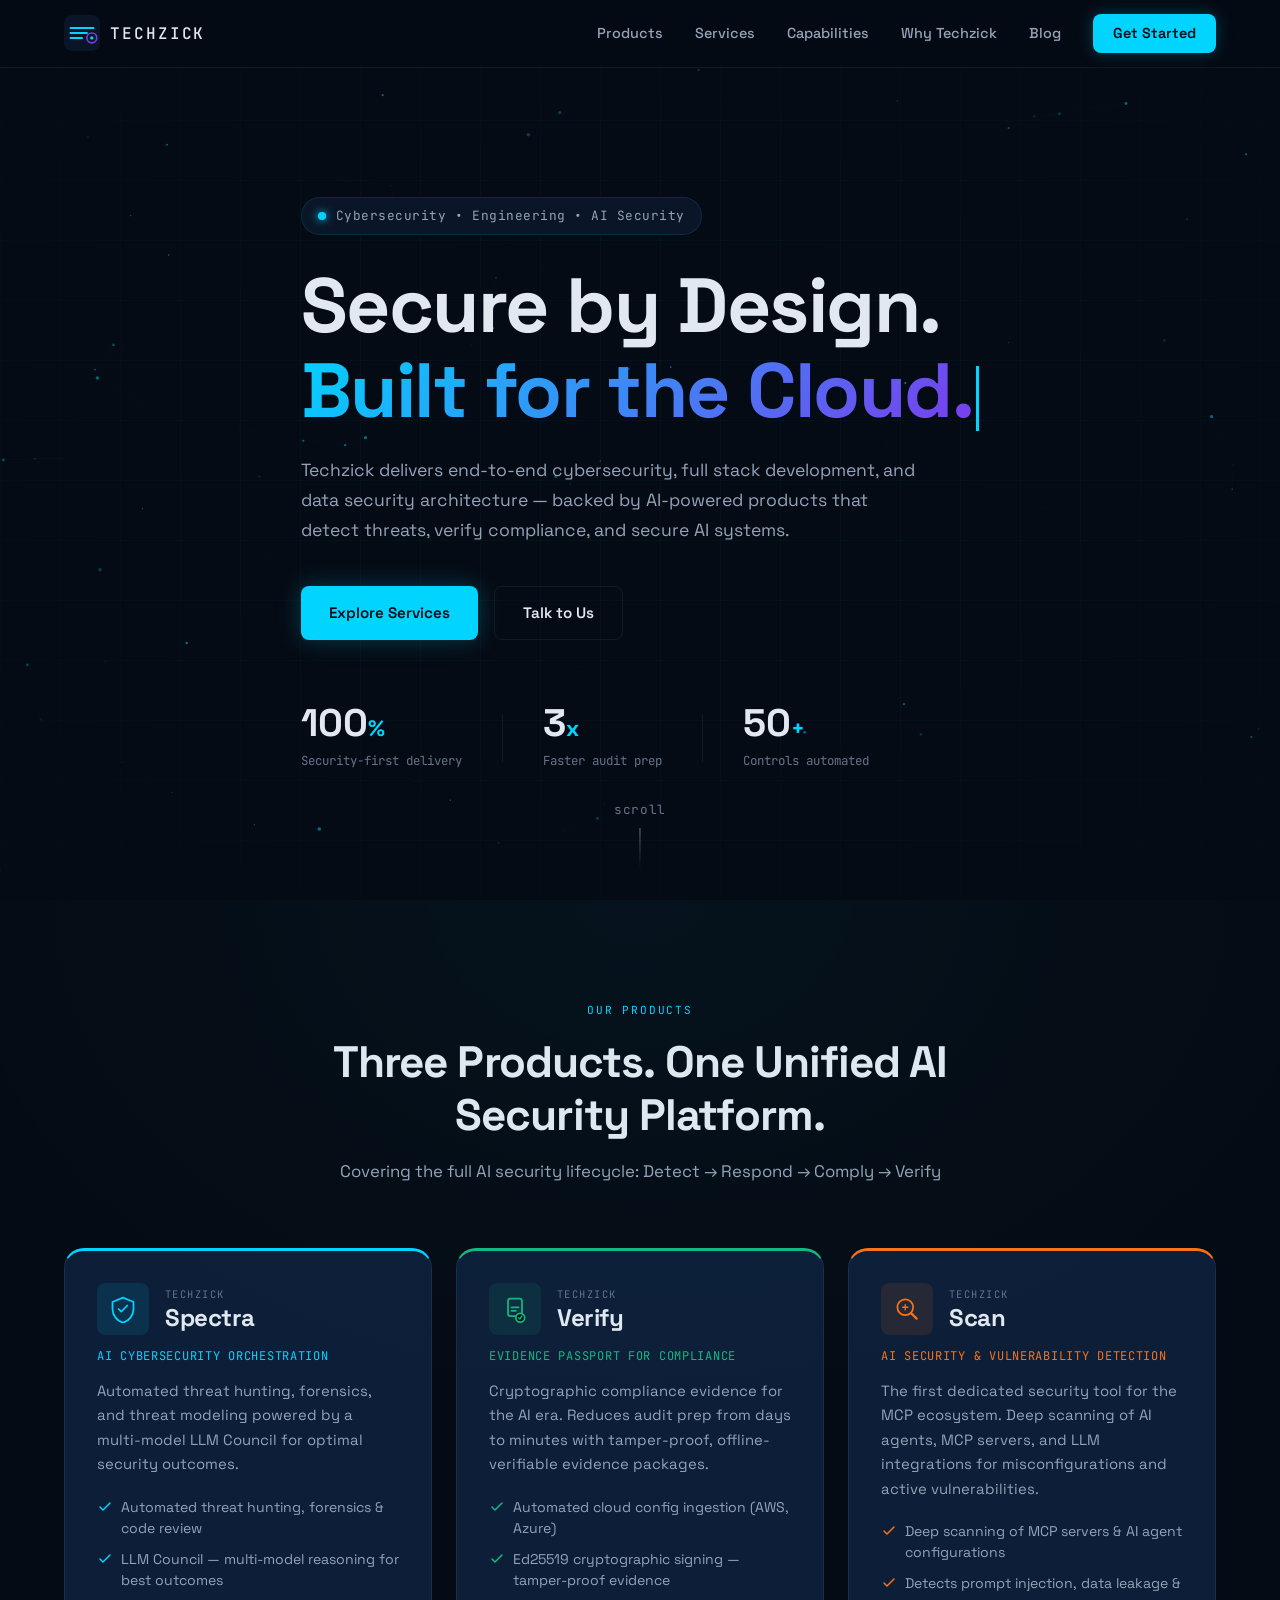
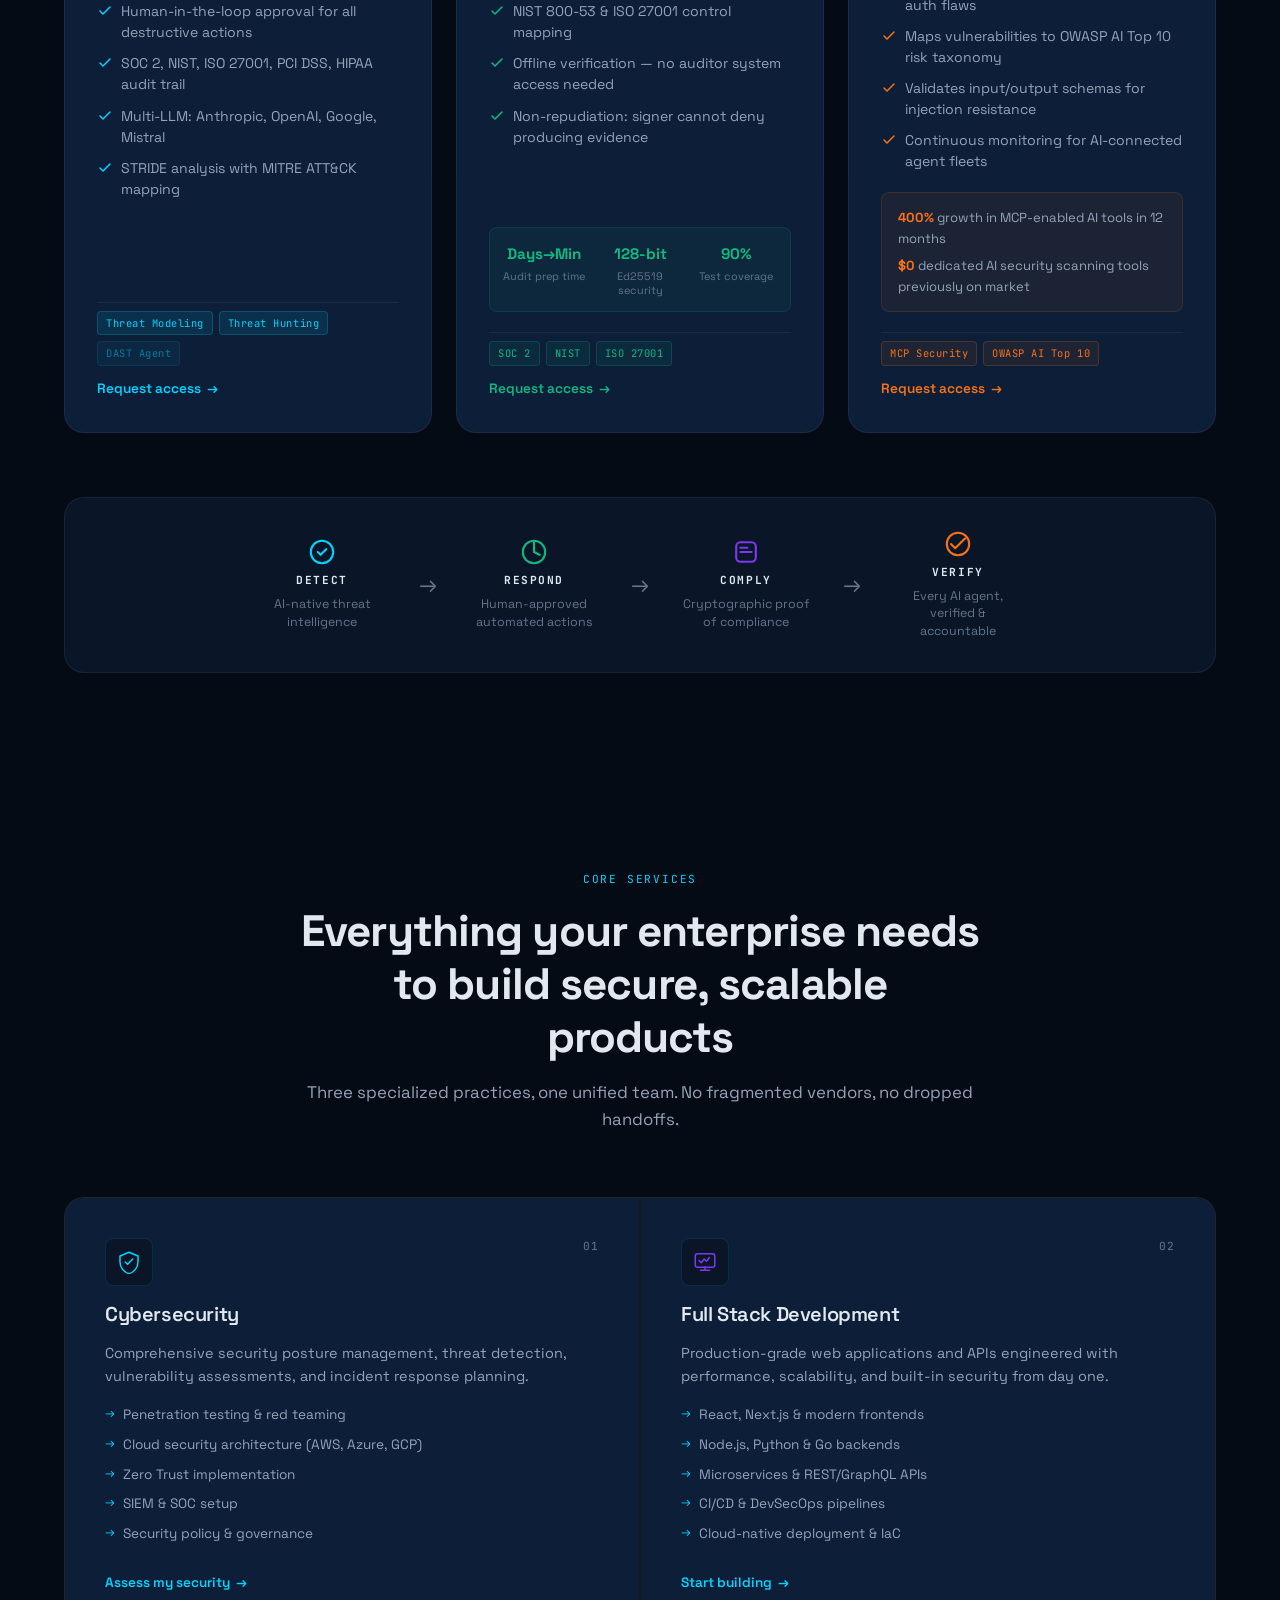
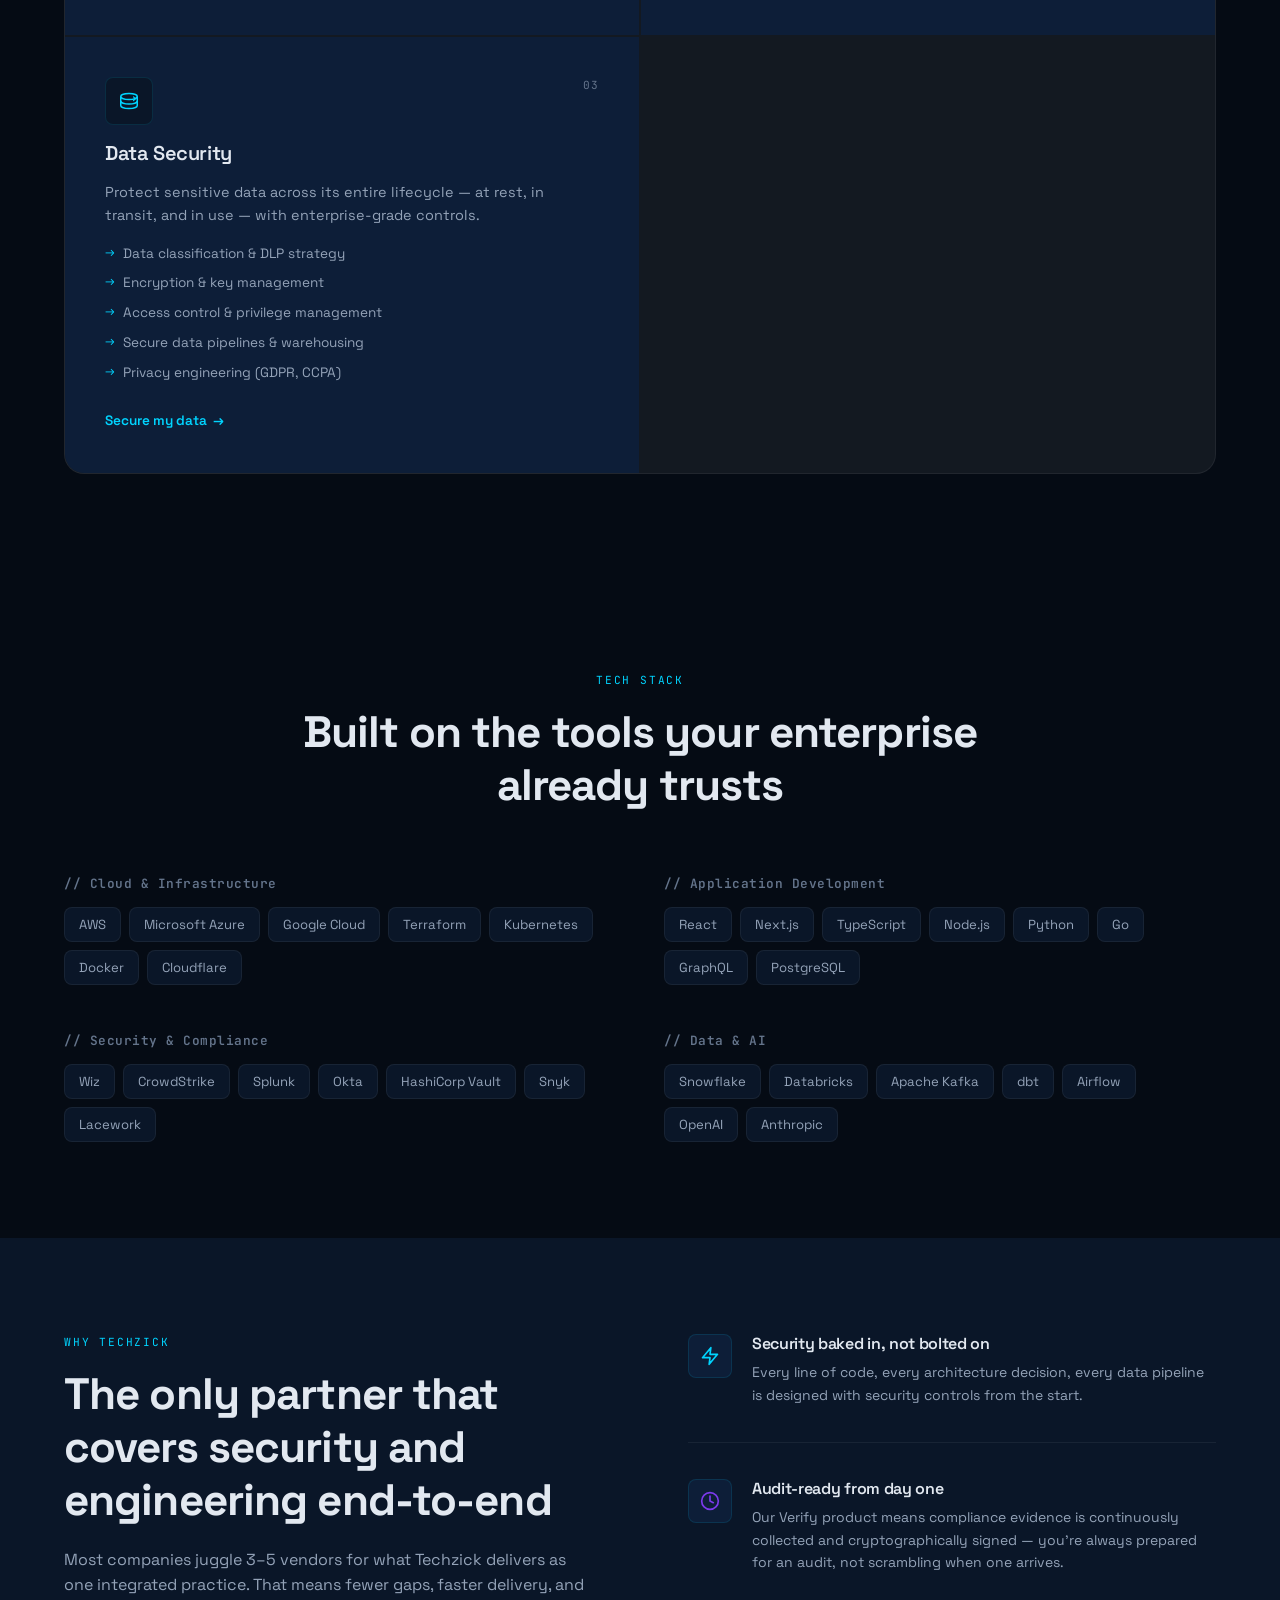
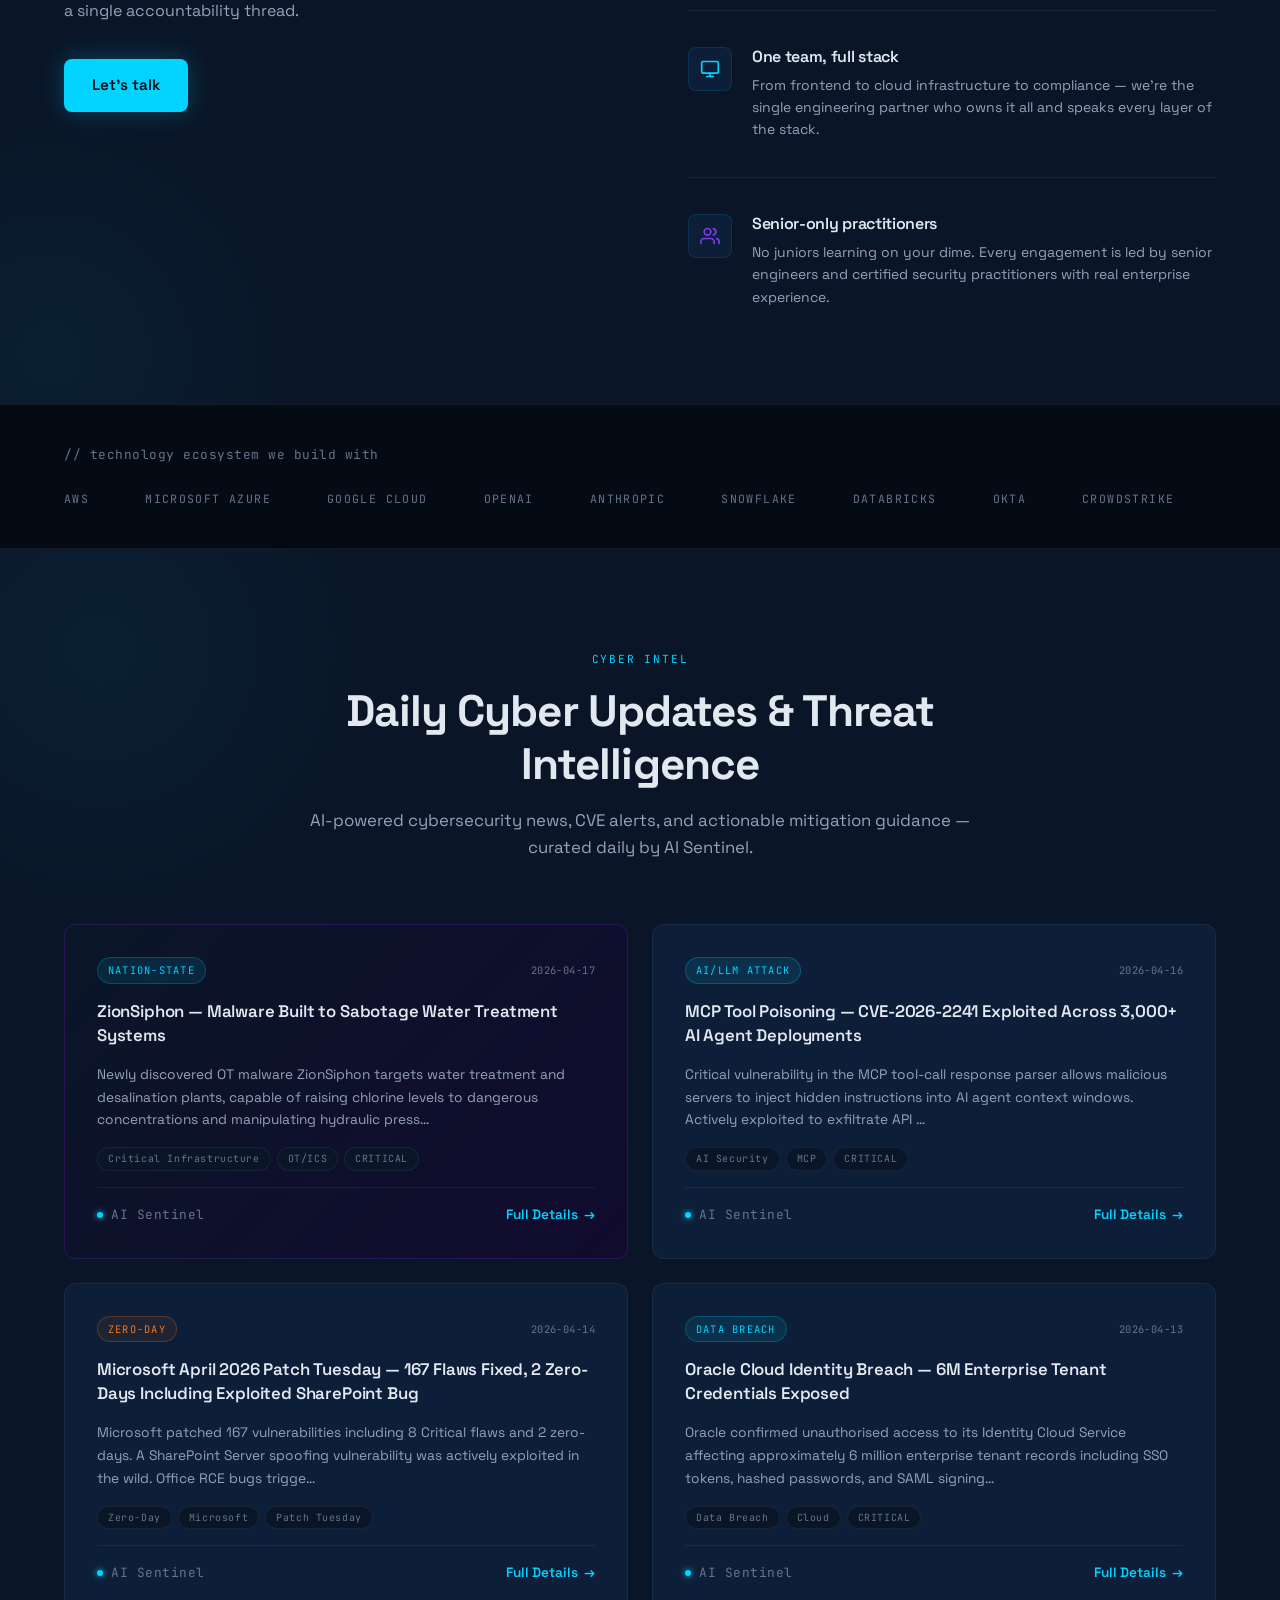
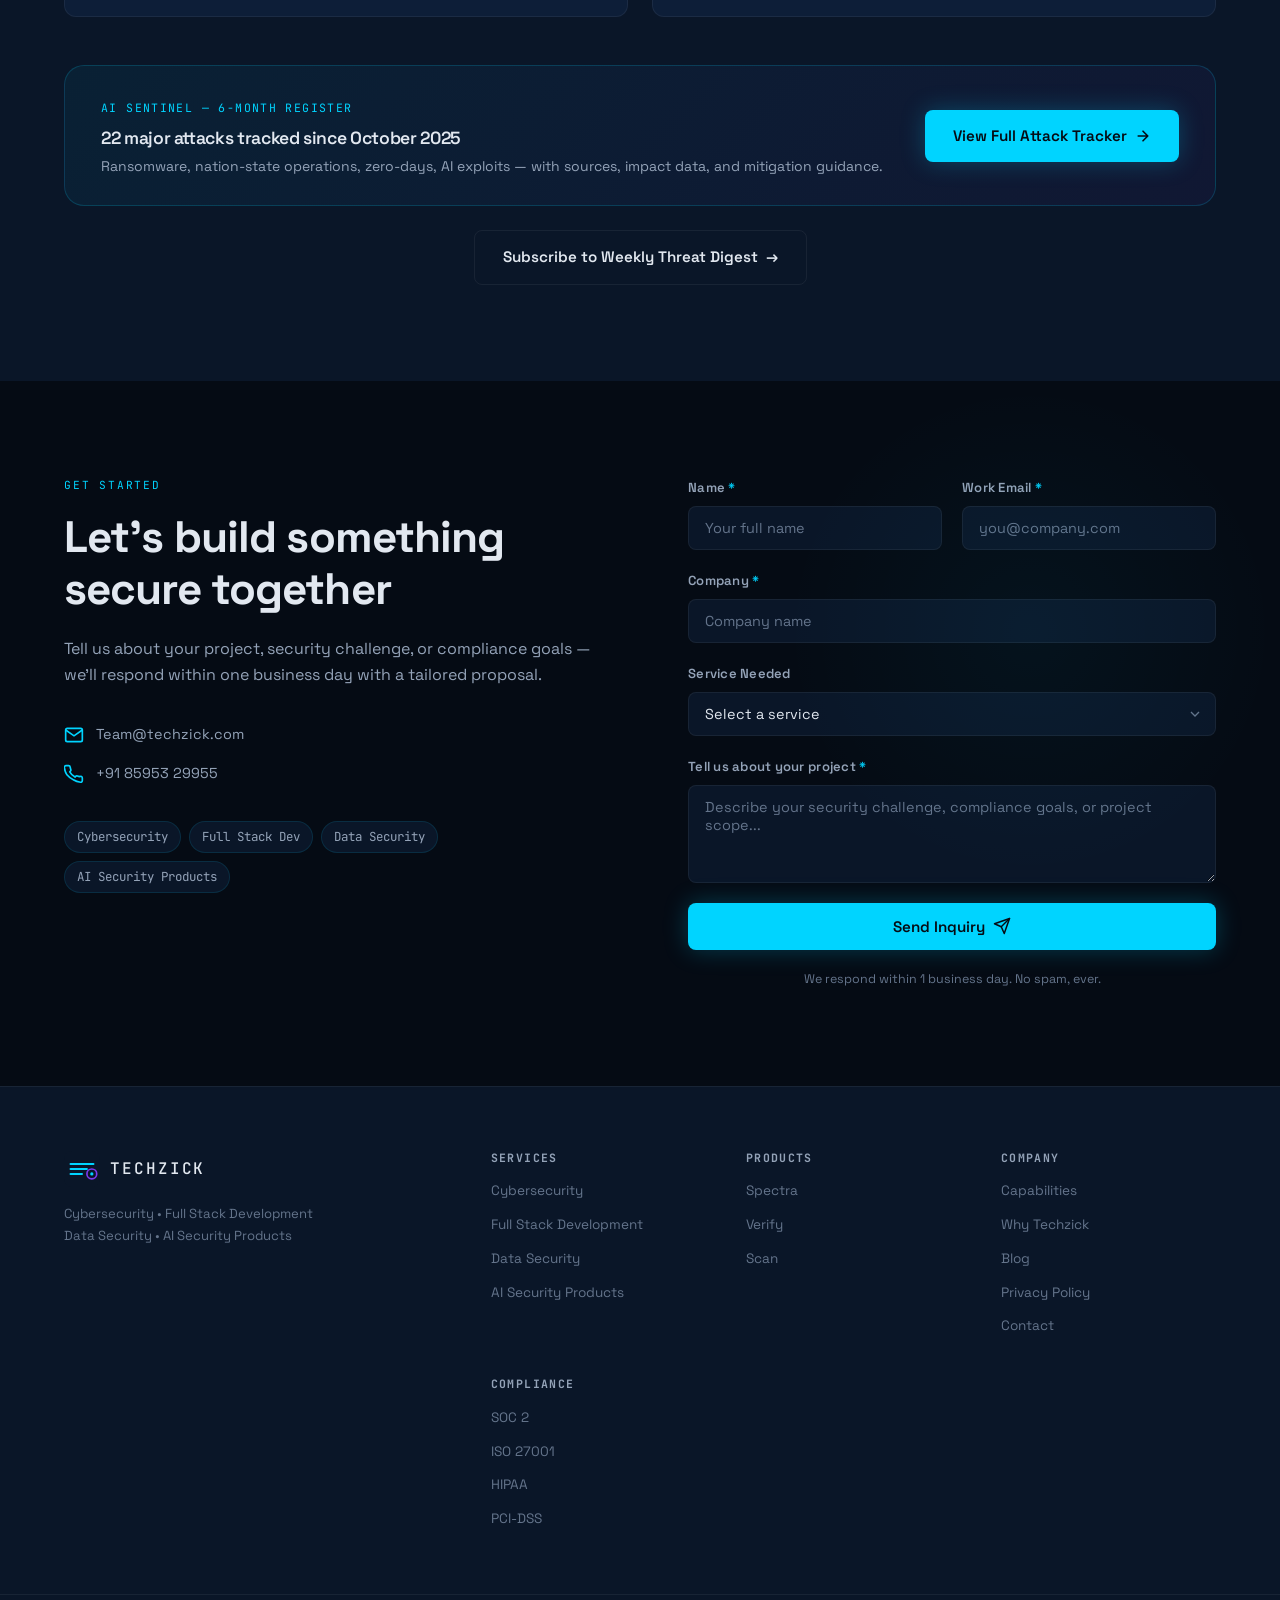
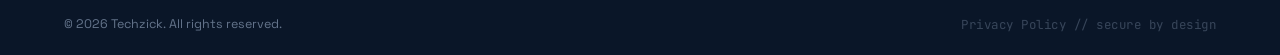
<file: index.html>
<!DOCTYPE html>
<html lang="en">
<head>
  <meta charset="UTF-8" />
  <meta name="viewport" content="width=device-width, initial-scale=1.0" />
  <meta name="description" content="Techzick — Cybersecurity, Full Stack Development, Data Security & AI-powered security products for modern enterprises." />
  <title>Techzick | Cybersecurity &amp; Engineering</title>
  <link rel="preconnect" href="https://fonts.googleapis.com" />
  <link rel="preconnect" href="https://fonts.gstatic.com" crossorigin />
  <link href="https://fonts.googleapis.com/css2?family=Space+Grotesk:wght@400;500;600;700&family=JetBrains+Mono:wght@400;500&display=swap" rel="stylesheet" />
  <link rel="stylesheet" href="styles.css" />
</head>
<body>

  <!-- NAV -->
  <header class="nav-bar" id="top">
    <div class="container nav-inner">
      <a class="logo" href="#top" aria-label="Techzick Home">
        <svg class="logo-icon" viewBox="0 0 44 44" fill="none" xmlns="http://www.w3.org/2000/svg" aria-hidden="true">
          <rect width="44" height="44" rx="10" fill="#0A1628"/>
          <path d="M8 16h28M8 22h20M8 28h14" stroke="#00D4FF" stroke-width="2.5" stroke-linecap="round"/>
          <circle cx="34" cy="28" r="6" fill="none" stroke="#7C3AED" stroke-width="2"/>
          <circle cx="34" cy="28" r="2" fill="#00D4FF"/>
        </svg>
        <span class="logo-text">TECHZICK</span>
      </a>
      <button class="hamburger" id="hamburger" aria-expanded="false" aria-controls="nav-menu" aria-label="Toggle menu">
        <span></span><span></span><span></span>
      </button>
      <nav class="nav-menu" id="nav-menu" aria-label="Main navigation">
        <a href="#products">Products</a>
        <a href="#services">Services</a>
        <a href="#capabilities">Capabilities</a>
        <a href="#why-us">Why Techzick</a>
        <a href="#blog">Blog</a>
        <a href="#contact" class="nav-cta">Get Started</a>
      </nav>
    </div>
  </header>

  <main>

    <!-- HERO -->
    <section class="hero" id="hero">
      <canvas class="hero-canvas" id="heroCanvas" aria-hidden="true"></canvas>
      <div class="hero-grid-overlay" aria-hidden="true"></div>
      <div class="container hero-content">
        <div class="hero-badge">
          <span class="pulse-dot"></span>
          <span class="mono">Cybersecurity &bull; Engineering &bull; AI Security</span>
        </div>
        <h1 class="hero-title">
          Secure by Design.<br />
          <span class="gradient-text" id="typed-text"></span>
        </h1>
        <p class="hero-sub">
          Techzick delivers end-to-end cybersecurity, full stack development, and data security architecture — backed by AI-powered products that detect threats, verify compliance, and secure AI systems.
        </p>
        <div class="hero-actions">
          <a href="#services" class="btn btn-primary">Explore Services</a>
          <a href="#contact" class="btn btn-ghost">Talk to Us</a>
        </div>
        <div class="hero-stats">
          <div class="stat">
            <span class="stat-num" data-target="100">0</span><span class="stat-unit">%</span>
            <span class="stat-label">Security-first delivery</span>
          </div>
          <div class="stat-divider" aria-hidden="true"></div>
          <div class="stat">
            <span class="stat-num" data-target="3">0</span><span class="stat-unit">x</span>
            <span class="stat-label">Faster audit prep</span>
          </div>
          <div class="stat-divider" aria-hidden="true"></div>
          <div class="stat">
            <span class="stat-num" data-target="50">0</span><span class="stat-unit">+</span>
            <span class="stat-label">Controls automated</span>
          </div>
        </div>
      </div>
      <div class="scroll-hint" aria-hidden="true">
        <span class="mono">scroll</span>
        <div class="scroll-line"></div>
      </div>
    </section>

    <!-- PRODUCTS -->
    <section class="section products-section" id="products">
      <div class="container">
        <div class="section-header">
          <span class="eyebrow">OUR PRODUCTS</span>
          <h2>Three Products. One Unified AI Security Platform.</h2>
          <p class="section-sub">Covering the full AI security lifecycle: Detect &rarr; Respond &rarr; Comply &rarr; Verify</p>
        </div>

        <div class="products-grid">

          <!-- Spectra -->
          <article class="product-card product-card--spectra">
            <div class="product-card-header">
              <div class="product-icon product-icon--cyan">
                <svg viewBox="0 0 32 32" fill="none" xmlns="http://www.w3.org/2000/svg">
                  <path d="M16 3L4 8v8c0 7.18 5.14 13.88 12 15.5C22.86 29.88 28 23.18 28 16V8L16 3z" stroke="#00D4FF" stroke-width="2" stroke-linejoin="round"/>
                  <path d="M11 16l3 3 7-7" stroke="#00D4FF" stroke-width="2" stroke-linecap="round" stroke-linejoin="round"/>
                </svg>
              </div>
              <div class="product-name-wrap">
                <span class="product-label mono">TECHZICK</span>
                <h3 class="product-name">Spectra</h3>
              </div>
            </div>
            <p class="product-tagline">AI Cybersecurity Orchestration</p>
            <p class="product-desc">Automated threat hunting, forensics, and threat modeling powered by a multi-model LLM Council for optimal security outcomes.</p>
            <ul class="product-features">
              <li>
                <svg viewBox="0 0 16 16" fill="none"><path d="M3 8l3 3 7-7" stroke="#00D4FF" stroke-width="1.5" stroke-linecap="round" stroke-linejoin="round"/></svg>
                Automated threat hunting, forensics &amp; code review
              </li>
              <li>
                <svg viewBox="0 0 16 16" fill="none"><path d="M3 8l3 3 7-7" stroke="#00D4FF" stroke-width="1.5" stroke-linecap="round" stroke-linejoin="round"/></svg>
                LLM Council — multi-model reasoning for best outcomes
              </li>
              <li>
                <svg viewBox="0 0 16 16" fill="none"><path d="M3 8l3 3 7-7" stroke="#00D4FF" stroke-width="1.5" stroke-linecap="round" stroke-linejoin="round"/></svg>
                Human-in-the-loop approval for all destructive actions
              </li>
              <li>
                <svg viewBox="0 0 16 16" fill="none"><path d="M3 8l3 3 7-7" stroke="#00D4FF" stroke-width="1.5" stroke-linecap="round" stroke-linejoin="round"/></svg>
                SOC 2, NIST, ISO 27001, PCI DSS, HIPAA audit trail
              </li>
              <li>
                <svg viewBox="0 0 16 16" fill="none"><path d="M3 8l3 3 7-7" stroke="#00D4FF" stroke-width="1.5" stroke-linecap="round" stroke-linejoin="round"/></svg>
                Multi-LLM: Anthropic, OpenAI, Google, Mistral
              </li>
              <li>
                <svg viewBox="0 0 16 16" fill="none"><path d="M3 8l3 3 7-7" stroke="#00D4FF" stroke-width="1.5" stroke-linecap="round" stroke-linejoin="round"/></svg>
                STRIDE analysis with MITRE ATT&amp;CK mapping
              </li>
            </ul>
            <div class="product-card-footer">
              <div class="product-badge-row">
                <span class="product-badge">Threat Modeling</span>
                <span class="product-badge">Threat Hunting</span>
                <span class="product-badge coming-soon">DAST Agent</span>
              </div>
              <a href="#contact" class="card-link">Request access <span aria-hidden="true">&rarr;</span></a>
            </div>
          </article>

          <!-- Verify -->
          <article class="product-card product-card--verify">
            <div class="product-card-header">
              <div class="product-icon product-icon--green">
                <svg viewBox="0 0 32 32" fill="none" xmlns="http://www.w3.org/2000/svg">
                  <rect x="8" y="4" width="16" height="20" rx="3" stroke="#10B981" stroke-width="2"/>
                  <path d="M12 14h8M12 18h5" stroke="#10B981" stroke-width="2" stroke-linecap="round"/>
                  <circle cx="22" cy="26" r="5" fill="#050B14" stroke="#10B981" stroke-width="2"/>
                  <path d="M20 26l1.5 1.5L24 24" stroke="#10B981" stroke-width="1.5" stroke-linecap="round" stroke-linejoin="round"/>
                </svg>
              </div>
              <div class="product-name-wrap">
                <span class="product-label mono">TECHZICK</span>
                <h3 class="product-name">Verify</h3>
              </div>
            </div>
            <p class="product-tagline">Evidence Passport for Compliance</p>
            <p class="product-desc">Cryptographic compliance evidence for the AI era. Reduces audit prep from days to minutes with tamper-proof, offline-verifiable evidence packages.</p>
            <ul class="product-features">
              <li>
                <svg viewBox="0 0 16 16" fill="none"><path d="M3 8l3 3 7-7" stroke="#10B981" stroke-width="1.5" stroke-linecap="round" stroke-linejoin="round"/></svg>
                Automated cloud config ingestion (AWS, Azure)
              </li>
              <li>
                <svg viewBox="0 0 16 16" fill="none"><path d="M3 8l3 3 7-7" stroke="#10B981" stroke-width="1.5" stroke-linecap="round" stroke-linejoin="round"/></svg>
                Ed25519 cryptographic signing — tamper-proof evidence
              </li>
              <li>
                <svg viewBox="0 0 16 16" fill="none"><path d="M3 8l3 3 7-7" stroke="#10B981" stroke-width="1.5" stroke-linecap="round" stroke-linejoin="round"/></svg>
                NIST 800-53 &amp; ISO 27001 control mapping
              </li>
              <li>
                <svg viewBox="0 0 16 16" fill="none"><path d="M3 8l3 3 7-7" stroke="#10B981" stroke-width="1.5" stroke-linecap="round" stroke-linejoin="round"/></svg>
                Offline verification — no auditor system access needed
              </li>
              <li>
                <svg viewBox="0 0 16 16" fill="none"><path d="M3 8l3 3 7-7" stroke="#10B981" stroke-width="1.5" stroke-linecap="round" stroke-linejoin="round"/></svg>
                Non-repudiation: signer cannot deny producing evidence
              </li>
            </ul>
            <div class="product-stats-row">
              <div class="product-stat">
                <span class="product-stat-num">Days&rarr;Min</span>
                <span class="product-stat-label">Audit prep time</span>
              </div>
              <div class="product-stat">
                <span class="product-stat-num">128-bit</span>
                <span class="product-stat-label">Ed25519 security</span>
              </div>
              <div class="product-stat">
                <span class="product-stat-num">90%</span>
                <span class="product-stat-label">Test coverage</span>
              </div>
            </div>
            <div class="product-card-footer">
              <div class="product-badge-row">
                <span class="product-badge product-badge--green">SOC 2</span>
                <span class="product-badge product-badge--green">NIST</span>
                <span class="product-badge product-badge--green">ISO 27001</span>
              </div>
              <a href="#contact" class="card-link card-link--green">Request access <span aria-hidden="true">&rarr;</span></a>
            </div>
          </article>

          <!-- Scan -->
          <article class="product-card product-card--scan">
            <div class="product-card-header">
              <div class="product-icon product-icon--red">
                <svg viewBox="0 0 32 32" fill="none" xmlns="http://www.w3.org/2000/svg">
                  <circle cx="14" cy="14" r="9" stroke="#F97316" stroke-width="2"/>
                  <path d="M21 21l6 6" stroke="#F97316" stroke-width="2.5" stroke-linecap="round"/>
                  <path d="M11 14h6M14 11v6" stroke="#F97316" stroke-width="1.5" stroke-linecap="round"/>
                </svg>
              </div>
              <div class="product-name-wrap">
                <span class="product-label mono">TECHZICK</span>
                <h3 class="product-name">Scan</h3>
              </div>
            </div>
            <p class="product-tagline">AI Security &amp; Vulnerability Detection</p>
            <p class="product-desc">The first dedicated security tool for the MCP ecosystem. Deep scanning of AI agents, MCP servers, and LLM integrations for misconfigurations and active vulnerabilities.</p>
            <ul class="product-features">
              <li>
                <svg viewBox="0 0 16 16" fill="none"><path d="M3 8l3 3 7-7" stroke="#F97316" stroke-width="1.5" stroke-linecap="round" stroke-linejoin="round"/></svg>
                Deep scanning of MCP servers &amp; AI agent configurations
              </li>
              <li>
                <svg viewBox="0 0 16 16" fill="none"><path d="M3 8l3 3 7-7" stroke="#F97316" stroke-width="1.5" stroke-linecap="round" stroke-linejoin="round"/></svg>
                Detects prompt injection, data leakage &amp; auth flaws
              </li>
              <li>
                <svg viewBox="0 0 16 16" fill="none"><path d="M3 8l3 3 7-7" stroke="#F97316" stroke-width="1.5" stroke-linecap="round" stroke-linejoin="round"/></svg>
                Maps vulnerabilities to OWASP AI Top 10 risk taxonomy
              </li>
              <li>
                <svg viewBox="0 0 16 16" fill="none"><path d="M3 8l3 3 7-7" stroke="#F97316" stroke-width="1.5" stroke-linecap="round" stroke-linejoin="round"/></svg>
                Validates input/output schemas for injection resistance
              </li>
              <li>
                <svg viewBox="0 0 16 16" fill="none"><path d="M3 8l3 3 7-7" stroke="#F97316" stroke-width="1.5" stroke-linecap="round" stroke-linejoin="round"/></svg>
                Continuous monitoring for AI-connected agent fleets
              </li>
            </ul>
            <div class="product-market-callout">
              <span class="market-stat"><strong>400%</strong> growth in MCP-enabled AI tools in 12 months</span>
              <span class="market-stat"><strong>$0</strong> dedicated AI security scanning tools previously on market</span>
            </div>
            <div class="product-card-footer">
              <div class="product-badge-row">
                <span class="product-badge product-badge--orange">MCP Security</span>
                <span class="product-badge product-badge--orange">OWASP AI Top 10</span>
              </div>
              <a href="#contact" class="card-link card-link--orange">Request access <span aria-hidden="true">&rarr;</span></a>
            </div>
          </article>

        </div>

        <!-- Bottom lifecycle banner -->
        <div class="products-lifecycle">
          <div class="lifecycle-item">
            <span class="lifecycle-icon">
              <svg viewBox="0 0 20 20" fill="none"><circle cx="10" cy="10" r="8" stroke="#00D4FF" stroke-width="1.5"/><path d="M7 10l2 2 4-4" stroke="#00D4FF" stroke-width="1.5" stroke-linecap="round" stroke-linejoin="round"/></svg>
            </span>
            <span class="lifecycle-label">DETECT</span>
            <span class="lifecycle-sub">AI-native threat intelligence</span>
          </div>
          <div class="lifecycle-arrow" aria-hidden="true">&rarr;</div>
          <div class="lifecycle-item">
            <span class="lifecycle-icon">
              <svg viewBox="0 0 20 20" fill="none"><path d="M10 3v7l4 2" stroke="#10B981" stroke-width="1.5" stroke-linecap="round"/><circle cx="10" cy="10" r="8" stroke="#10B981" stroke-width="1.5"/></svg>
            </span>
            <span class="lifecycle-label">RESPOND</span>
            <span class="lifecycle-sub">Human-approved automated actions</span>
          </div>
          <div class="lifecycle-arrow" aria-hidden="true">&rarr;</div>
          <div class="lifecycle-item">
            <span class="lifecycle-icon">
              <svg viewBox="0 0 20 20" fill="none"><rect x="3" y="3" width="14" height="14" rx="3" stroke="#7C3AED" stroke-width="1.5"/><path d="M6 10h8M6 7h5" stroke="#7C3AED" stroke-width="1.5" stroke-linecap="round"/></svg>
            </span>
            <span class="lifecycle-label">COMPLY</span>
            <span class="lifecycle-sub">Cryptographic proof of compliance</span>
          </div>
          <div class="lifecycle-arrow" aria-hidden="true">&rarr;</div>
          <div class="lifecycle-item">
            <span class="lifecycle-icon">
              <svg viewBox="0 0 20 20" fill="none"><path d="M5 10l3 3 7-7" stroke="#F97316" stroke-width="1.5" stroke-linecap="round" stroke-linejoin="round"/><circle cx="10" cy="10" r="8" stroke="#F97316" stroke-width="1.5"/></svg>
            </span>
            <span class="lifecycle-label">VERIFY</span>
            <span class="lifecycle-sub">Every AI agent, verified &amp; accountable</span>
          </div>
        </div>

      </div>
    </section>

    <!-- SERVICES -->
    <section class="section" id="services">
      <div class="container">
        <div class="section-header">
          <span class="eyebrow">CORE SERVICES</span>
          <h2>Everything your enterprise needs to build secure, scalable products</h2>
          <p class="section-sub">Three specialized practices, one unified team. No fragmented vendors, no dropped handoffs.</p>
        </div>
        <div class="services-grid">

          <article class="service-card" data-index="01">
            <div class="card-top">
              <div class="service-icon">
                <svg viewBox="0 0 32 32" fill="none" xmlns="http://www.w3.org/2000/svg">
                  <path d="M16 3L4 8v8c0 7.18 5.14 13.88 12 15.5C22.86 29.88 28 23.18 28 16V8L16 3z" stroke="#00D4FF" stroke-width="2" stroke-linejoin="round"/>
                  <path d="M11 16l3 3 7-7" stroke="#00D4FF" stroke-width="2" stroke-linecap="round" stroke-linejoin="round"/>
                </svg>
              </div>
              <span class="card-num">01</span>
            </div>
            <h3>Cybersecurity</h3>
            <p>Comprehensive security posture management, threat detection, vulnerability assessments, and incident response planning.</p>
            <ul class="card-list">
              <li>Penetration testing &amp; red teaming</li>
              <li>Cloud security architecture (AWS, Azure, GCP)</li>
              <li>Zero Trust implementation</li>
              <li>SIEM &amp; SOC setup</li>
              <li>Security policy &amp; governance</li>
            </ul>
            <div class="card-footer">
              <a href="#contact" class="card-link">Assess my security <span aria-hidden="true">→</span></a>
            </div>
          </article>

          <article class="service-card" data-index="02">
            <div class="card-top">
              <div class="service-icon">
                <svg viewBox="0 0 32 32" fill="none" xmlns="http://www.w3.org/2000/svg">
                  <rect x="3" y="5" width="26" height="18" rx="3" stroke="#7C3AED" stroke-width="2"/>
                  <path d="M10 27h12M16 23v4" stroke="#7C3AED" stroke-width="2" stroke-linecap="round"/>
                  <path d="M8 14l3 3 4-5 3 3 4-5" stroke="#7C3AED" stroke-width="2" stroke-linecap="round" stroke-linejoin="round"/>
                </svg>
              </div>
              <span class="card-num">02</span>
            </div>
            <h3>Full Stack Development</h3>
            <p>Production-grade web applications and APIs engineered with performance, scalability, and built-in security from day one.</p>
            <ul class="card-list">
              <li>React, Next.js &amp; modern frontends</li>
              <li>Node.js, Python &amp; Go backends</li>
              <li>Microservices &amp; REST/GraphQL APIs</li>
              <li>CI/CD &amp; DevSecOps pipelines</li>
              <li>Cloud-native deployment &amp; IaC</li>
            </ul>
            <div class="card-footer">
              <a href="#contact" class="card-link">Start building <span aria-hidden="true">→</span></a>
            </div>
          </article>

          <article class="service-card" data-index="03">
            <div class="card-top">
              <div class="service-icon">
                <svg viewBox="0 0 32 32" fill="none" xmlns="http://www.w3.org/2000/svg">
                  <ellipse cx="16" cy="10" rx="11" ry="4" stroke="#00D4FF" stroke-width="2"/>
                  <path d="M5 10v6c0 2.21 4.93 4 11 4s11-1.79 11-4v-6" stroke="#00D4FF" stroke-width="2"/>
                  <path d="M5 16v6c0 2.21 4.93 4 11 4s11-1.79 11-4v-6" stroke="#00D4FF" stroke-width="2"/>
                  <path d="M22 10.5l2.5 2.5-2.5 2.5" stroke="#00D4FF" stroke-width="1.5" stroke-linecap="round" stroke-linejoin="round"/>
                </svg>
              </div>
              <span class="card-num">03</span>
            </div>
            <h3>Data Security</h3>
            <p>Protect sensitive data across its entire lifecycle — at rest, in transit, and in use — with enterprise-grade controls.</p>
            <ul class="card-list">
              <li>Data classification &amp; DLP strategy</li>
              <li>Encryption &amp; key management</li>
              <li>Access control &amp; privilege management</li>
              <li>Secure data pipelines &amp; warehousing</li>
              <li>Privacy engineering (GDPR, CCPA)</li>
            </ul>
            <div class="card-footer">
              <a href="#contact" class="card-link">Secure my data <span aria-hidden="true">→</span></a>
            </div>
          </article>

        </div>
      </div>
    </section>

    <!-- CAPABILITIES / TECH STACK -->
    <section class="section capabilities-section" id="capabilities">
      <div class="container">
        <div class="section-header">
          <span class="eyebrow">TECH STACK</span>
          <h2>Built on the tools your enterprise already trusts</h2>
        </div>
        <div class="tech-categories">
          <div class="tech-cat">
            <h4 class="mono">// Cloud &amp; Infrastructure</h4>
            <div class="tech-tags">
              <span>AWS</span><span>Microsoft Azure</span><span>Google Cloud</span><span>Terraform</span><span>Kubernetes</span><span>Docker</span><span>Cloudflare</span>
            </div>
          </div>
          <div class="tech-cat">
            <h4 class="mono">// Application Development</h4>
            <div class="tech-tags">
              <span>React</span><span>Next.js</span><span>TypeScript</span><span>Node.js</span><span>Python</span><span>Go</span><span>GraphQL</span><span>PostgreSQL</span>
            </div>
          </div>
          <div class="tech-cat">
            <h4 class="mono">// Security &amp; Compliance</h4>
            <div class="tech-tags">
              <span>Wiz</span><span>CrowdStrike</span><span>Splunk</span><span>Okta</span><span>HashiCorp Vault</span><span>Snyk</span><span>Lacework</span>
            </div>
          </div>
          <div class="tech-cat">
            <h4 class="mono">// Data &amp; AI</h4>
            <div class="tech-tags">
              <span>Snowflake</span><span>Databricks</span><span>Apache Kafka</span><span>dbt</span><span>Airflow</span><span>OpenAI</span><span>Anthropic</span>
            </div>
          </div>
        </div>
      </div>
    </section>

    <!-- WHY TECHZICK -->
    <section class="section why-section" id="why-us">
      <div class="container">
        <div class="why-grid">
          <div class="why-left">
            <span class="eyebrow">WHY TECHZICK</span>
            <h2>The only partner that covers security and engineering end-to-end</h2>
            <p>Most companies juggle 3–5 vendors for what Techzick delivers as one integrated practice. That means fewer gaps, faster delivery, and a single accountability thread.</p>
            <a href="#contact" class="btn btn-primary">Let's talk</a>
          </div>
          <div class="why-right">
            <div class="differentiator">
              <div class="diff-icon">
                <svg viewBox="0 0 24 24" fill="none"><path d="M13 2L3 14h9l-1 8 10-12h-9l1-8z" stroke="#00D4FF" stroke-width="2" stroke-linecap="round" stroke-linejoin="round"/></svg>
              </div>
              <div>
                <h4>Security baked in, not bolted on</h4>
                <p>Every line of code, every architecture decision, every data pipeline is designed with security controls from the start.</p>
              </div>
            </div>
            <div class="differentiator">
              <div class="diff-icon">
                <svg viewBox="0 0 24 24" fill="none"><circle cx="12" cy="12" r="10" stroke="#7C3AED" stroke-width="2"/><path d="M12 6v6l4 2" stroke="#7C3AED" stroke-width="2" stroke-linecap="round"/></svg>
              </div>
              <div>
                <h4>Audit-ready from day one</h4>
                <p>Our Verify product means compliance evidence is continuously collected and cryptographically signed — you're always prepared for an audit, not scrambling when one arrives.</p>
              </div>
            </div>
            <div class="differentiator">
              <div class="diff-icon">
                <svg viewBox="0 0 24 24" fill="none"><rect x="2" y="3" width="20" height="14" rx="2" stroke="#00D4FF" stroke-width="2"/><path d="M8 21h8M12 17v4" stroke="#00D4FF" stroke-width="2" stroke-linecap="round"/></svg>
              </div>
              <div>
                <h4>One team, full stack</h4>
                <p>From frontend to cloud infrastructure to compliance — we're the single engineering partner who owns it all and speaks every layer of the stack.</p>
              </div>
            </div>
            <div class="differentiator">
              <div class="diff-icon">
                <svg viewBox="0 0 24 24" fill="none"><path d="M17 21v-2a4 4 0 00-4-4H5a4 4 0 00-4 4v2" stroke="#7C3AED" stroke-width="2" stroke-linecap="round"/><circle cx="9" cy="7" r="4" stroke="#7C3AED" stroke-width="2"/><path d="M23 21v-2a4 4 0 00-3-3.87M16 3.13a4 4 0 010 7.75" stroke="#7C3AED" stroke-width="2" stroke-linecap="round"/></svg>
              </div>
              <div>
                <h4>Senior-only practitioners</h4>
                <p>No juniors learning on your dime. Every engagement is led by senior engineers and certified security practitioners with real enterprise experience.</p>
              </div>
            </div>
          </div>
        </div>
      </div>
    </section>

    <!-- TRUST BAR -->
    <section class="trust-bar" aria-label="Technology ecosystem">
      <div class="container">
        <p class="mono trust-label">// technology ecosystem we build with</p>
        <div class="trust-scroll">
          <div class="trust-track">
            <span>AWS</span><span>Microsoft Azure</span><span>Google Cloud</span><span>OpenAI</span>
            <span>Anthropic</span><span>Snowflake</span><span>Databricks</span><span>Okta</span>
            <span>CrowdStrike</span><span>Cloudflare</span><span>GitHub</span><span>Kubernetes</span>
            <span>Terraform</span><span>Splunk</span><span>NVIDIA</span><span>HashiCorp</span>
            <!-- duplicate for seamless loop -->
            <span>AWS</span><span>Microsoft Azure</span><span>Google Cloud</span><span>OpenAI</span>
            <span>Anthropic</span><span>Snowflake</span><span>Databricks</span><span>Okta</span>
            <span>CrowdStrike</span><span>Cloudflare</span><span>GitHub</span><span>Kubernetes</span>
            <span>Terraform</span><span>Splunk</span><span>NVIDIA</span><span>HashiCorp</span>
          </div>
        </div>
      </div>
    </section>

    <!-- BLOG -->
    <section class="section blog-section" id="blog">
      <div class="container">
        <div class="section-header">
          <span class="eyebrow">CYBER INTEL</span>
          <h2>Daily Cyber Updates &amp; Threat Intelligence</h2>
          <p class="section-sub">AI-powered cybersecurity news, CVE alerts, and actionable mitigation guidance — curated daily by AI Sentinel.</p>
        </div>
        <div class="blog-grid" id="blog-grid"></div>

        <!-- Tracker CTA -->
        <div class="blog-tracker-cta">
          <div class="tracker-cta-left">
            <span class="mono" style="color:var(--cyan);font-size:0.72rem;letter-spacing:0.12em;">AI SENTINEL — 6-MONTH REGISTER</span>
            <h3><span id="threat-count">16</span> major attacks tracked since October 2025</h3>
            <p>Ransomware, nation-state operations, zero-days, AI exploits &mdash; with sources, impact data, and mitigation guidance.</p>
          </div>
          <a href="threat-intel.html" class="btn btn-primary">
            View Full Attack Tracker
            <svg viewBox="0 0 20 20" fill="none" style="width:16px;height:16px;" aria-hidden="true"><path d="M4 10h12M10 4l6 6-6 6" stroke="currentColor" stroke-width="2" stroke-linecap="round" stroke-linejoin="round"/></svg>
          </a>
        </div>

        <div class="blog-cta-wrap">
          <a href="#contact" class="btn btn-ghost">Subscribe to Weekly Threat Digest <span aria-hidden="true">→</span></a>
        </div>
      </div>
    </section>

    <!-- CONTACT -->
    <section class="section contact-section" id="contact">
      <div class="container contact-layout">
        <div class="contact-left">
          <span class="eyebrow">GET STARTED</span>
          <h2>Let's build something secure together</h2>
          <p>Tell us about your project, security challenge, or compliance goals — we'll respond within one business day with a tailored proposal.</p>
          <div class="contact-details">
            <div class="contact-item">
              <svg viewBox="0 0 24 24" fill="none" aria-hidden="true"><path d="M4 4h16c1.1 0 2 .9 2 2v12c0 1.1-.9 2-2 2H4c-1.1 0-2-.9-2-2V6c0-1.1.9-2 2-2z" stroke="#00D4FF" stroke-width="2"/><path d="M22 6l-10 7L2 6" stroke="#00D4FF" stroke-width="2"/></svg>
              <a href="mailto:Team@techzick.com">Team@techzick.com</a>
            </div>
            <div class="contact-item">
              <svg viewBox="0 0 24 24" fill="none" aria-hidden="true"><path d="M22 16.92v3a2 2 0 01-2.18 2 19.79 19.79 0 01-8.63-3.07A19.5 19.5 0 013.52 13a19.79 19.79 0 01-3.07-8.67A2 2 0 012.43 2h3a2 2 0 012 1.72c.127.96.361 1.903.7 2.81a2 2 0 01-.45 2.11L6.91 9.4a16 16 0 006.29 6.29l.77-.77a2 2 0 012.11-.45c.907.339 1.85.573 2.81.7A2 2 0 0122 16.92z" stroke="#00D4FF" stroke-width="2" stroke-linecap="round" stroke-linejoin="round"/></svg>
              <a href="tel:+918595329955">+91 85953 29955</a>
            </div>
          </div>
          <div class="service-pills">
            <span class="pill">Cybersecurity</span>
            <span class="pill">Full Stack Dev</span>
            <span class="pill">Data Security</span>
            <span class="pill">AI Security Products</span>
          </div>
        </div>
        <div class="contact-right">
          <form class="contact-form" id="contact-form" novalidate>
            <div class="form-row">
              <div class="form-group">
                <label for="name">Name <span class="required" aria-hidden="true">*</span></label>
                <input type="text" id="name" name="name" placeholder="Your full name" required autocomplete="name" />
              </div>
              <div class="form-group">
                <label for="email">Work Email <span class="required" aria-hidden="true">*</span></label>
                <input type="email" id="email" name="email" placeholder="you@company.com" required autocomplete="email" />
              </div>
            </div>
            <div class="form-group">
              <label for="company">Company <span class="required" aria-hidden="true">*</span></label>
              <input type="text" id="company" name="company" placeholder="Company name" required autocomplete="organization" />
            </div>
            <div class="form-group">
              <label for="service">Service Needed</label>
              <select id="service" name="service">
                <option value="">Select a service</option>
                <option value="cybersecurity">Cybersecurity</option>
                <option value="fullstack">Full Stack Development</option>
                <option value="data-security">Data Security</option>
                <option value="products">AI Security Products</option>
                <option value="multiple">Multiple Services</option>
              </select>
            </div>
            <div class="form-group">
              <label for="message">Tell us about your project <span class="required" aria-hidden="true">*</span></label>
              <textarea id="message" name="message" rows="4" placeholder="Describe your security challenge, compliance goals, or project scope..." required></textarea>
            </div>
            <button type="submit" class="btn btn-primary btn-full">
              <span class="btn-text">Send Inquiry</span>
              <svg viewBox="0 0 24 24" fill="none" aria-hidden="true"><path d="M22 2L11 13" stroke="currentColor" stroke-width="2" stroke-linecap="round" stroke-linejoin="round"/><path d="M22 2L15 22 11 13 2 9l20-7z" stroke="currentColor" stroke-width="2" stroke-linecap="round" stroke-linejoin="round"/></svg>
            </button>
            <p class="form-note">We respond within 1 business day. No spam, ever.</p>
          </form>
        </div>
      </div>
    </section>

  </main>

  <!-- FOOTER -->
  <footer class="site-footer">
    <div class="container footer-inner">
      <div class="footer-brand">
        <a class="logo" href="#top" aria-label="Techzick Home">
          <svg class="logo-icon" viewBox="0 0 44 44" fill="none" xmlns="http://www.w3.org/2000/svg" aria-hidden="true">
            <rect width="44" height="44" rx="10" fill="#0A1628"/>
            <path d="M8 16h28M8 22h20M8 28h14" stroke="#00D4FF" stroke-width="2.5" stroke-linecap="round"/>
            <circle cx="34" cy="28" r="6" fill="none" stroke="#7C3AED" stroke-width="2"/>
            <circle cx="34" cy="28" r="2" fill="#00D4FF"/>
          </svg>
          <span class="logo-text">TECHZICK</span>
        </a>
        <p>Cybersecurity &bull; Full Stack Development<br />Data Security &bull; AI Security Products</p>
      </div>
      <div class="footer-links">
        <div class="footer-col">
          <h5>Services</h5>
          <a href="#services">Cybersecurity</a>
          <a href="#services">Full Stack Development</a>
          <a href="#services">Data Security</a>
          <a href="#products">AI Security Products</a>
        </div>
        <div class="footer-col">
          <h5>Products</h5>
          <a href="#products">Spectra</a>
          <a href="#products">Verify</a>
          <a href="#products">Scan</a>
        </div>
        <div class="footer-col">
          <h5>Company</h5>
          <a href="#capabilities">Capabilities</a>
          <a href="#why-us">Why Techzick</a>
          <a href="#blog">Blog</a>
          <a href="privacy-policy.html">Privacy Policy</a>
          <a href="#contact">Contact</a>
        </div>
        <div class="footer-col">
          <h5>Compliance</h5>
          <a href="#products">SOC 2</a>
          <a href="#products">ISO 27001</a>
          <a href="#products">HIPAA</a>
          <a href="#products">PCI-DSS</a>
        </div>
      </div>
    </div>
    <div class="footer-bottom">
      <div class="container">
        <p>&copy; <span id="year"></span> Techzick. All rights reserved.</p>
        <p class="mono footer-tag"><a href="privacy-policy.html">Privacy Policy</a> // secure by design</p>
      </div>
    </div>
  </footer>

  <script src="threats.js"></script>
  <script src="threat-feed.js"></script>
  <script src="script.js"></script>
</body>
</html>
</file>
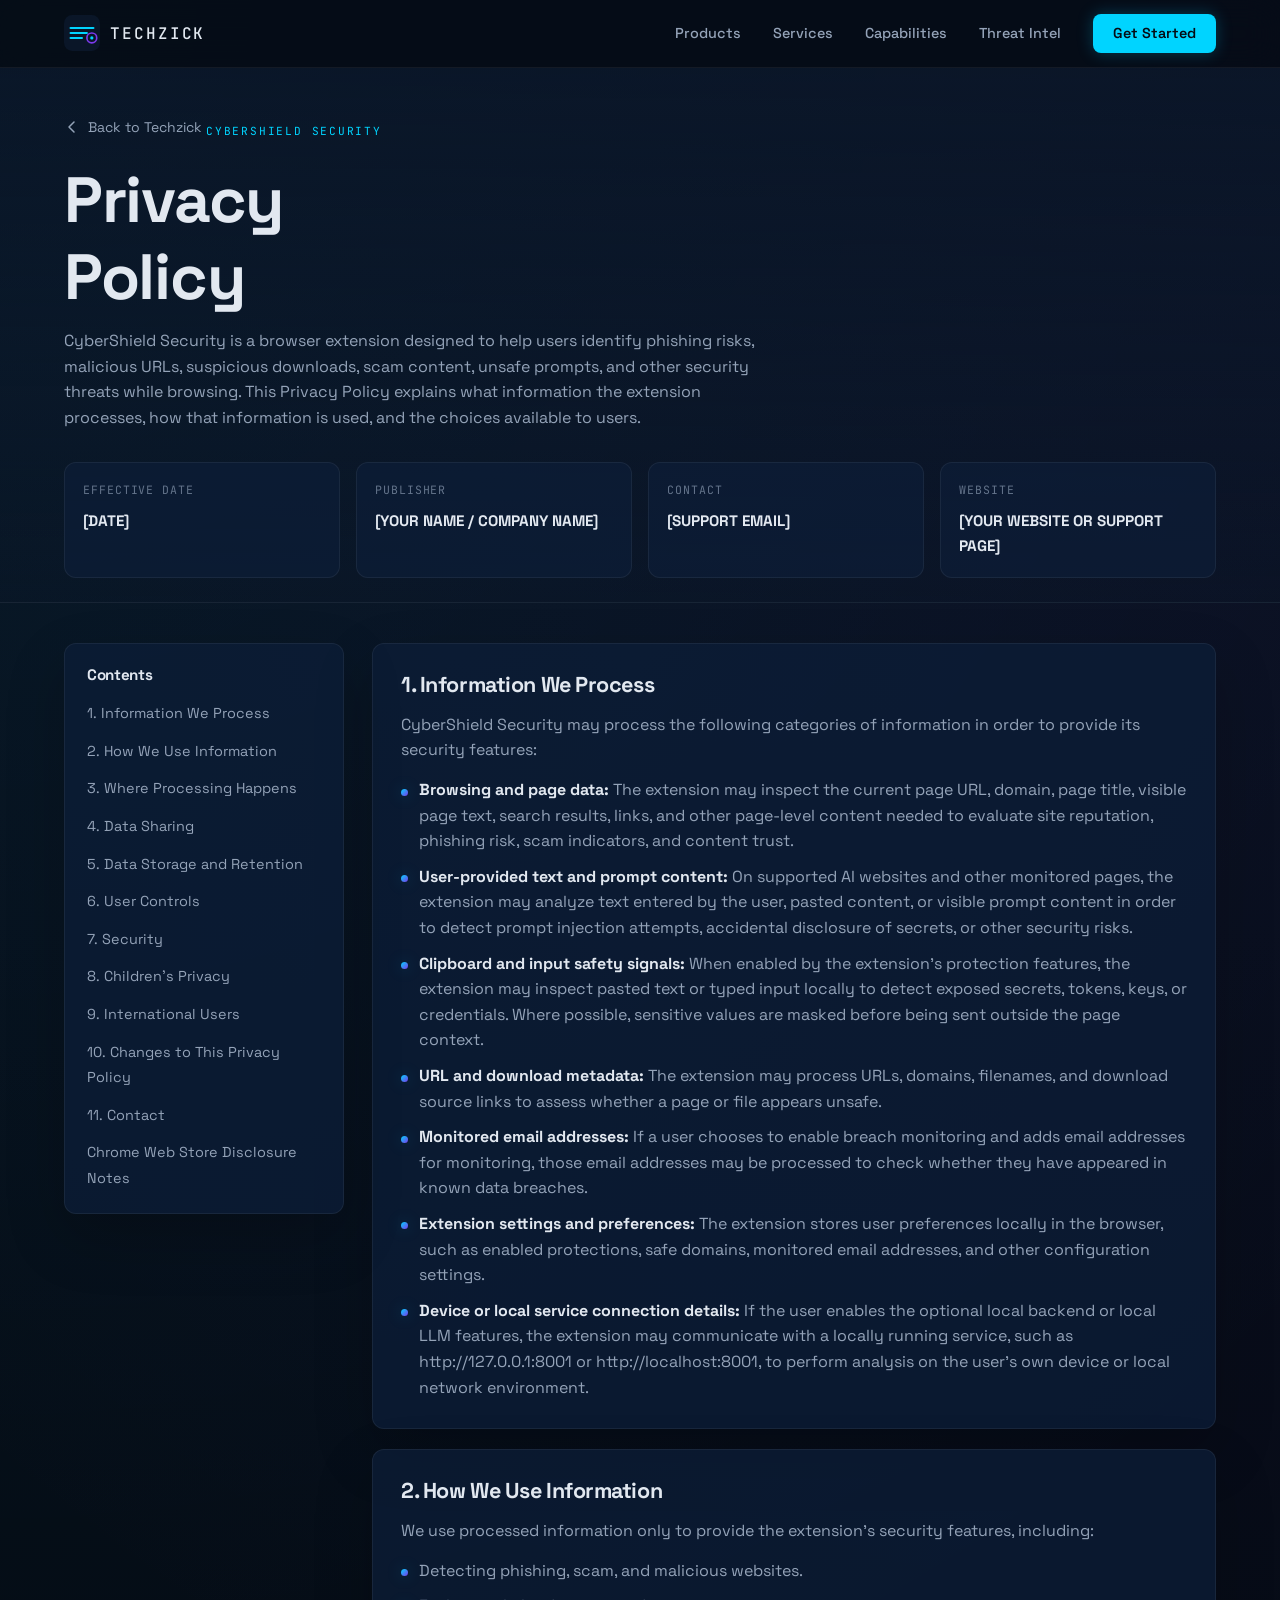
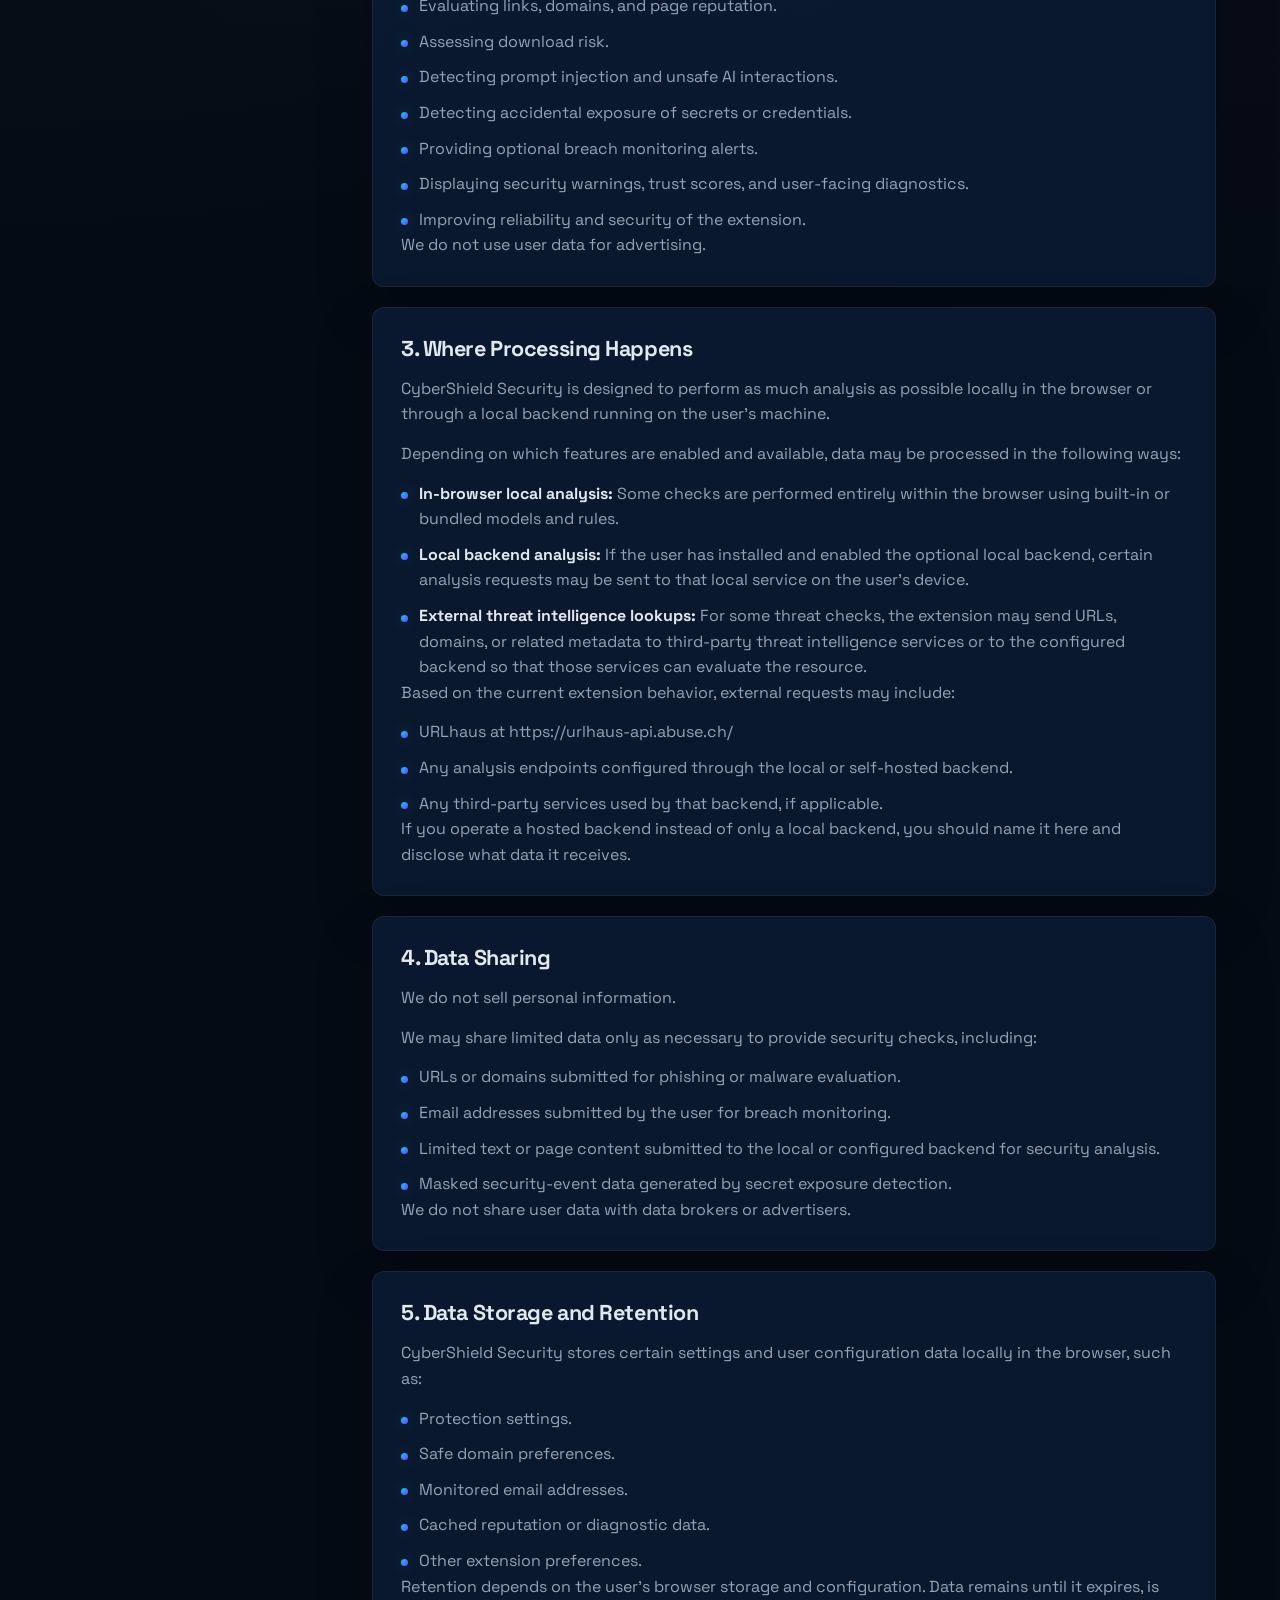
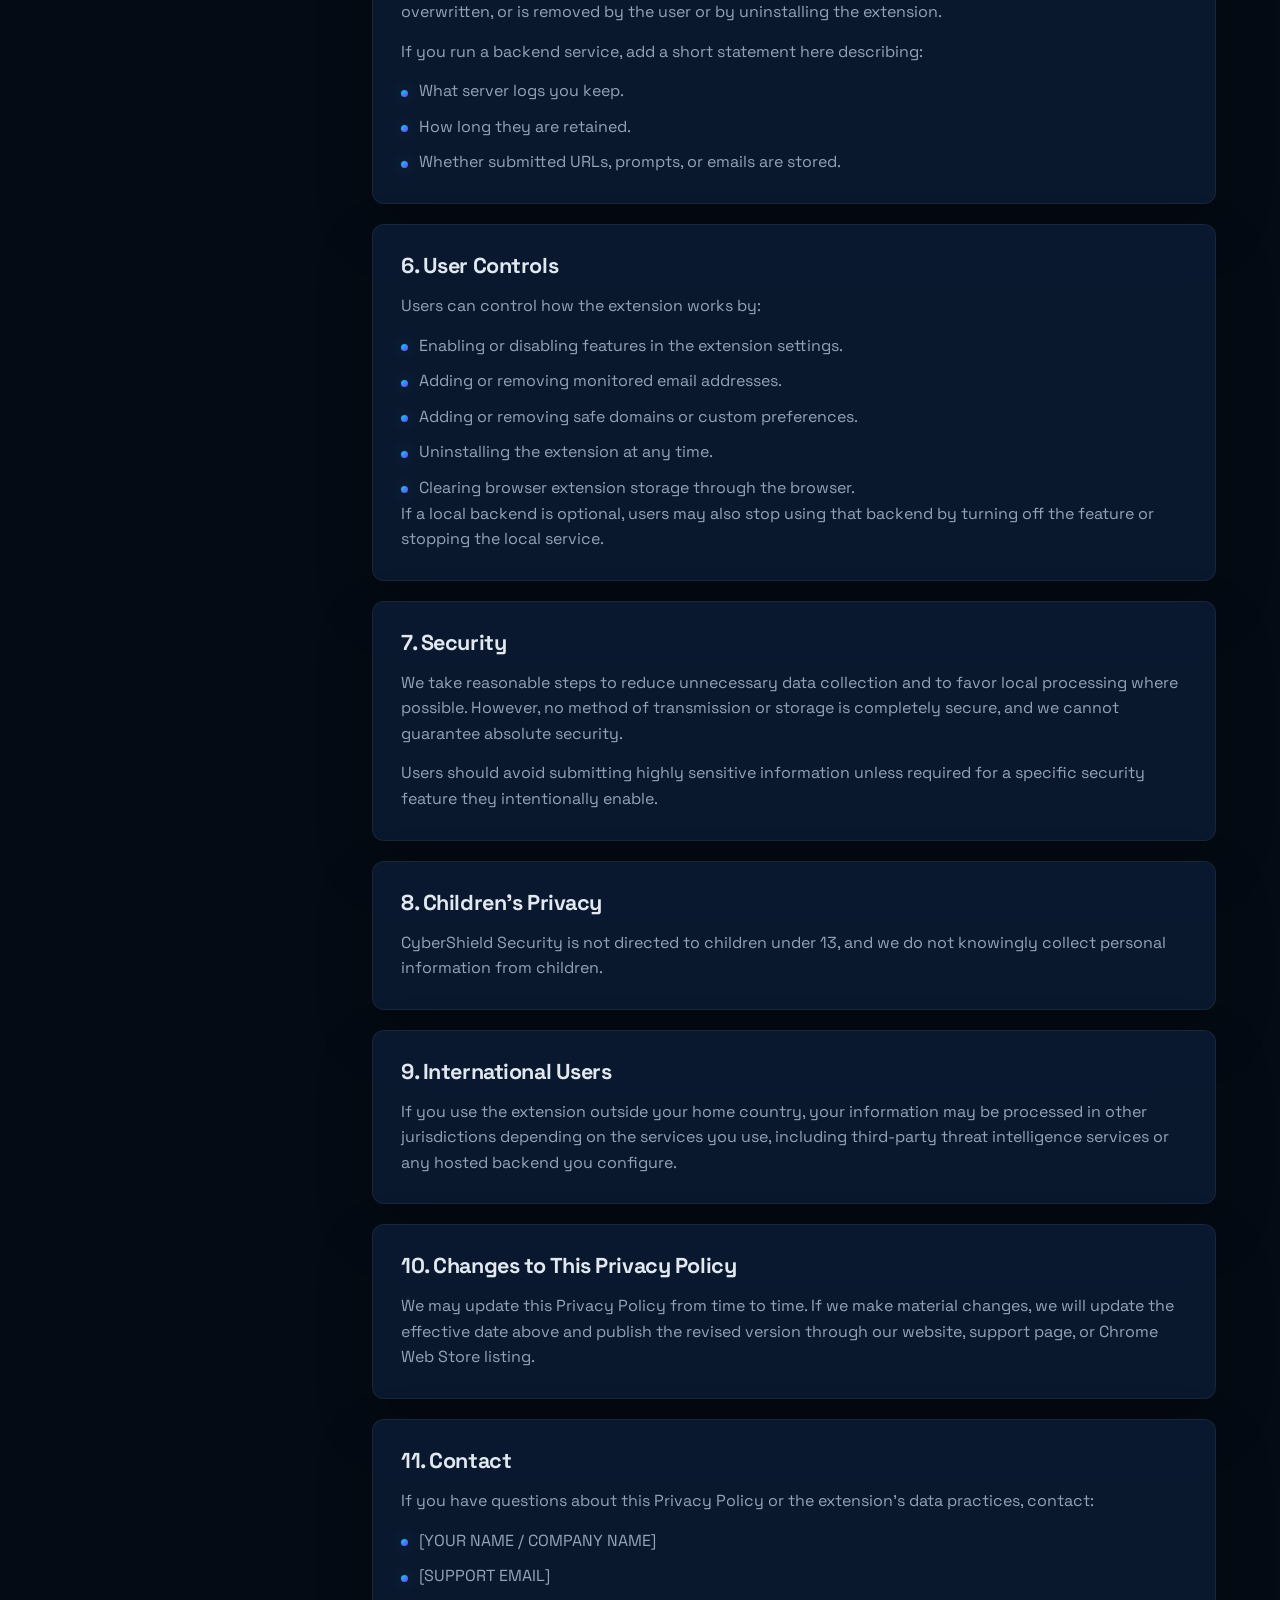
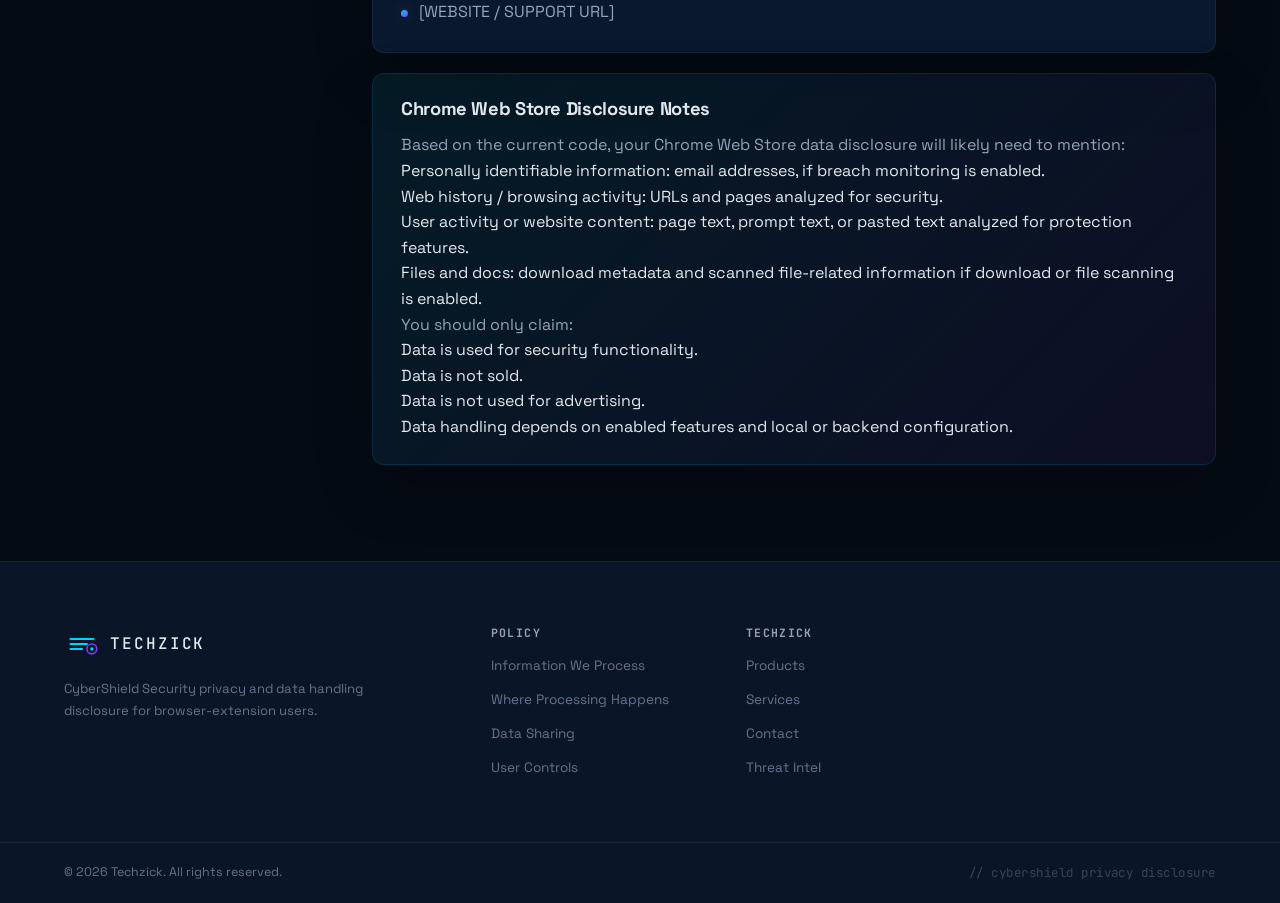
<file: privacy-policy.html>
<!DOCTYPE html>
<html lang="en">
<head>
  <meta charset="UTF-8" />
  <meta name="viewport" content="width=device-width, initial-scale=1.0" />
  <meta name="description" content="Privacy Policy for CyberShield Security by Techzick." />
  <title>Privacy Policy | CyberShield Security</title>
  <link rel="preconnect" href="https://fonts.googleapis.com" />
  <link rel="preconnect" href="https://fonts.gstatic.com" crossorigin />
  <link href="https://fonts.googleapis.com/css2?family=Space+Grotesk:wght@400;500;600;700&family=JetBrains+Mono:wght@400;500&display=swap" rel="stylesheet" />
  <link rel="stylesheet" href="styles.css" />
  <style>
    .policy-shell {
      padding-top: var(--nav-h);
      min-height: 100dvh;
      background:
        radial-gradient(circle at top left, rgba(0, 212, 255, 0.08), transparent 34%),
        radial-gradient(circle at top right, rgba(124, 58, 237, 0.08), transparent 36%),
        var(--bg);
    }
    .policy-hero {
      padding: 48px 0 24px;
      border-bottom: 1px solid var(--border-dim);
      background: linear-gradient(180deg, rgba(10, 22, 40, 0.88), rgba(10, 22, 40, 0.35));
    }
    .policy-back {
      display: inline-flex;
      align-items: center;
      gap: 8px;
      margin-bottom: 24px;
      color: var(--text-muted);
      font-size: 0.875rem;
      transition: color var(--transition);
    }
    .policy-back:hover { color: var(--cyan); }
    .policy-back svg { width: 16px; height: 16px; }
    .policy-hero h1 {
      margin-bottom: 12px;
      max-width: 10ch;
    }
    .policy-hero p {
      max-width: 720px;
      font-size: 1rem;
    }
    .policy-meta {
      display: grid;
      grid-template-columns: repeat(4, minmax(0, 1fr));
      gap: 16px;
      margin-top: 32px;
    }
    .policy-meta-card {
      padding: 18px;
      border: 1px solid var(--border-dim);
      border-radius: var(--radius);
      background: rgba(13, 30, 56, 0.72);
    }
    .policy-meta-card span {
      display: block;
      margin-bottom: 8px;
      color: var(--text-dim);
      font-family: var(--mono);
      font-size: 0.72rem;
      letter-spacing: 0.08em;
      text-transform: uppercase;
    }
    .policy-meta-card strong {
      color: var(--text);
      font-size: 0.95rem;
      word-break: break-word;
    }
    .policy-main {
      padding: 40px 0 96px;
    }
    .policy-layout {
      display: grid;
      grid-template-columns: 280px minmax(0, 1fr);
      gap: 28px;
      align-items: start;
    }
    .policy-toc,
    .policy-card,
    .policy-note {
      border: 1px solid var(--border-dim);
      border-radius: var(--radius);
      background: rgba(13, 30, 56, 0.76);
      box-shadow: 0 24px 60px rgba(0, 0, 0, 0.2);
    }
    .policy-toc {
      position: sticky;
      top: calc(var(--nav-h) + 24px);
      padding: 22px;
    }
    .policy-toc h2 {
      font-size: 0.95rem;
      margin-bottom: 16px;
    }
    .policy-toc ul {
      display: flex;
      flex-direction: column;
      gap: 12px;
    }
    .policy-toc a {
      color: var(--text-muted);
      font-size: 0.9rem;
      transition: color var(--transition);
    }
    .policy-toc a:hover { color: var(--cyan); }
    .policy-content {
      display: flex;
      flex-direction: column;
      gap: 20px;
    }
    .policy-card {
      padding: 28px;
    }
    .policy-card h2 {
      margin-bottom: 14px;
      font-size: 1.35rem;
    }
    .policy-card p + p,
    .policy-card ul,
    .policy-card ol {
      margin-top: 14px;
    }
    .policy-card li {
      color: var(--text-muted);
      margin-top: 10px;
      padding-left: 18px;
      position: relative;
    }
    .policy-card li::before {
      content: '';
      position: absolute;
      left: 0;
      top: 0.72em;
      width: 7px;
      height: 7px;
      border-radius: 50%;
      background: linear-gradient(135deg, var(--cyan), var(--purple));
      box-shadow: 0 0 16px var(--cyan-glow);
    }
    .policy-card strong {
      color: var(--text);
    }
    .policy-note {
      padding: 24px 28px;
      border-color: var(--border);
      background: linear-gradient(135deg, rgba(0, 212, 255, 0.08), rgba(124, 58, 237, 0.08));
    }
    .policy-note h2 {
      font-size: 1.15rem;
      margin-bottom: 12px;
    }
    .policy-note li::before {
      background: var(--cyan);
    }
    @media (max-width: 960px) {
      .policy-meta,
      .policy-layout {
        grid-template-columns: 1fr;
      }
      .policy-toc {
        position: static;
      }
    }
    @media (max-width: 640px) {
      .policy-hero,
      .policy-main {
        padding-left: 0;
        padding-right: 0;
      }
      .policy-card,
      .policy-note,
      .policy-toc,
      .policy-meta-card {
        padding: 20px;
      }
    }
  </style>
</head>
<body>
  <header class="nav-bar" id="top">
    <div class="container nav-inner">
      <a class="logo" href="index.html" aria-label="Techzick Home">
        <svg class="logo-icon" viewBox="0 0 44 44" fill="none" xmlns="http://www.w3.org/2000/svg" aria-hidden="true">
          <rect width="44" height="44" rx="10" fill="#0A1628"/>
          <path d="M8 16h28M8 22h20M8 28h14" stroke="#00D4FF" stroke-width="2.5" stroke-linecap="round"/>
          <circle cx="34" cy="28" r="6" fill="none" stroke="#7C3AED" stroke-width="2"/>
          <circle cx="34" cy="28" r="2" fill="#00D4FF"/>
        </svg>
        <span class="logo-text">TECHZICK</span>
      </a>
      <button class="hamburger" id="hamburger" aria-expanded="false" aria-controls="nav-menu" aria-label="Toggle menu">
        <span></span><span></span><span></span>
      </button>
      <nav class="nav-menu" id="nav-menu" aria-label="Main navigation">
        <a href="index.html#products">Products</a>
        <a href="index.html#services">Services</a>
        <a href="index.html#capabilities">Capabilities</a>
        <a href="threat-intel.html">Threat Intel</a>
        <a href="index.html#contact" class="nav-cta">Get Started</a>
      </nav>
    </div>
  </header>

  <main class="policy-shell">
    <section class="policy-hero">
      <div class="container">
        <a href="index.html" class="policy-back" aria-label="Back to Techzick home">
          <svg viewBox="0 0 16 16" fill="none" xmlns="http://www.w3.org/2000/svg" aria-hidden="true">
            <path d="M10 3L5 8l5 5" stroke="currentColor" stroke-width="1.5" stroke-linecap="round" stroke-linejoin="round"/>
          </svg>
          <span>Back to Techzick</span>
        </a>
        <span class="eyebrow">CyberShield Security</span>
        <h1>Privacy Policy</h1>
        <p>CyberShield Security is a browser extension designed to help users identify phishing risks, malicious URLs, suspicious downloads, scam content, unsafe prompts, and other security threats while browsing. This Privacy Policy explains what information the extension processes, how that information is used, and the choices available to users.</p>
        <div class="policy-meta">
          <div class="policy-meta-card">
            <span>Effective date</span>
            <strong>[DATE]</strong>
          </div>
          <div class="policy-meta-card">
            <span>Publisher</span>
            <strong>[YOUR NAME / COMPANY NAME]</strong>
          </div>
          <div class="policy-meta-card">
            <span>Contact</span>
            <strong>[SUPPORT EMAIL]</strong>
          </div>
          <div class="policy-meta-card">
            <span>Website</span>
            <strong>[YOUR WEBSITE OR SUPPORT PAGE]</strong>
          </div>
        </div>
      </div>
    </section>

    <section class="policy-main">
      <div class="container policy-layout">
        <aside class="policy-toc" aria-label="Privacy policy sections">
          <h2>Contents</h2>
          <ul>
            <li><a href="#information-we-process">1. Information We Process</a></li>
            <li><a href="#how-we-use-information">2. How We Use Information</a></li>
            <li><a href="#where-processing-happens">3. Where Processing Happens</a></li>
            <li><a href="#data-sharing">4. Data Sharing</a></li>
            <li><a href="#data-storage-and-retention">5. Data Storage and Retention</a></li>
            <li><a href="#user-controls">6. User Controls</a></li>
            <li><a href="#security">7. Security</a></li>
            <li><a href="#children-privacy">8. Children's Privacy</a></li>
            <li><a href="#international-users">9. International Users</a></li>
            <li><a href="#changes-to-this-policy">10. Changes to This Privacy Policy</a></li>
            <li><a href="#contact">11. Contact</a></li>
            <li><a href="#chrome-web-store-disclosure-notes">Chrome Web Store Disclosure Notes</a></li>
          </ul>
        </aside>

        <div class="policy-content">
          <section class="policy-card" id="information-we-process">
            <h2>1. Information We Process</h2>
            <p>CyberShield Security may process the following categories of information in order to provide its security features:</p>
            <ul>
              <li><strong>Browsing and page data:</strong> The extension may inspect the current page URL, domain, page title, visible page text, search results, links, and other page-level content needed to evaluate site reputation, phishing risk, scam indicators, and content trust.</li>
              <li><strong>User-provided text and prompt content:</strong> On supported AI websites and other monitored pages, the extension may analyze text entered by the user, pasted content, or visible prompt content in order to detect prompt injection attempts, accidental disclosure of secrets, or other security risks.</li>
              <li><strong>Clipboard and input safety signals:</strong> When enabled by the extension’s protection features, the extension may inspect pasted text or typed input locally to detect exposed secrets, tokens, keys, or credentials. Where possible, sensitive values are masked before being sent outside the page context.</li>
              <li><strong>URL and download metadata:</strong> The extension may process URLs, domains, filenames, and download source links to assess whether a page or file appears unsafe.</li>
              <li><strong>Monitored email addresses:</strong> If a user chooses to enable breach monitoring and adds email addresses for monitoring, those email addresses may be processed to check whether they have appeared in known data breaches.</li>
              <li><strong>Extension settings and preferences:</strong> The extension stores user preferences locally in the browser, such as enabled protections, safe domains, monitored email addresses, and other configuration settings.</li>
              <li><strong>Device or local service connection details:</strong> If the user enables the optional local backend or local LLM features, the extension may communicate with a locally running service, such as http://127.0.0.1:8001 or http://localhost:8001, to perform analysis on the user’s own device or local network environment.</li>
            </ul>
          </section>

          <section class="policy-card" id="how-we-use-information">
            <h2>2. How We Use Information</h2>
            <p>We use processed information only to provide the extension’s security features, including:</p>
            <ul>
              <li>Detecting phishing, scam, and malicious websites.</li>
              <li>Evaluating links, domains, and page reputation.</li>
              <li>Assessing download risk.</li>
              <li>Detecting prompt injection and unsafe AI interactions.</li>
              <li>Detecting accidental exposure of secrets or credentials.</li>
              <li>Providing optional breach monitoring alerts.</li>
              <li>Displaying security warnings, trust scores, and user-facing diagnostics.</li>
              <li>Improving reliability and security of the extension.</li>
            </ul>
            <p>We do not use user data for advertising.</p>
          </section>

          <section class="policy-card" id="where-processing-happens">
            <h2>3. Where Processing Happens</h2>
            <p>CyberShield Security is designed to perform as much analysis as possible locally in the browser or through a local backend running on the user’s machine.</p>
            <p>Depending on which features are enabled and available, data may be processed in the following ways:</p>
            <ul>
              <li><strong>In-browser local analysis:</strong> Some checks are performed entirely within the browser using built-in or bundled models and rules.</li>
              <li><strong>Local backend analysis:</strong> If the user has installed and enabled the optional local backend, certain analysis requests may be sent to that local service on the user’s device.</li>
              <li><strong>External threat intelligence lookups:</strong> For some threat checks, the extension may send URLs, domains, or related metadata to third-party threat intelligence services or to the configured backend so that those services can evaluate the resource.</li>
            </ul>
            <p>Based on the current extension behavior, external requests may include:</p>
            <ul>
              <li>URLhaus at https://urlhaus-api.abuse.ch/</li>
              <li>Any analysis endpoints configured through the local or self-hosted backend.</li>
              <li>Any third-party services used by that backend, if applicable.</li>
            </ul>
            <p>If you operate a hosted backend instead of only a local backend, you should name it here and disclose what data it receives.</p>
          </section>

          <section class="policy-card" id="data-sharing">
            <h2>4. Data Sharing</h2>
            <p>We do not sell personal information.</p>
            <p>We may share limited data only as necessary to provide security checks, including:</p>
            <ul>
              <li>URLs or domains submitted for phishing or malware evaluation.</li>
              <li>Email addresses submitted by the user for breach monitoring.</li>
              <li>Limited text or page content submitted to the local or configured backend for security analysis.</li>
              <li>Masked security-event data generated by secret exposure detection.</li>
            </ul>
            <p>We do not share user data with data brokers or advertisers.</p>
          </section>

          <section class="policy-card" id="data-storage-and-retention">
            <h2>5. Data Storage and Retention</h2>
            <p>CyberShield Security stores certain settings and user configuration data locally in the browser, such as:</p>
            <ul>
              <li>Protection settings.</li>
              <li>Safe domain preferences.</li>
              <li>Monitored email addresses.</li>
              <li>Cached reputation or diagnostic data.</li>
              <li>Other extension preferences.</li>
            </ul>
            <p>Retention depends on the user’s browser storage and configuration. Data remains until it expires, is overwritten, or is removed by the user or by uninstalling the extension.</p>
            <p>If you run a backend service, add a short statement here describing:</p>
            <ul>
              <li>What server logs you keep.</li>
              <li>How long they are retained.</li>
              <li>Whether submitted URLs, prompts, or emails are stored.</li>
            </ul>
          </section>

          <section class="policy-card" id="user-controls">
            <h2>6. User Controls</h2>
            <p>Users can control how the extension works by:</p>
            <ul>
              <li>Enabling or disabling features in the extension settings.</li>
              <li>Adding or removing monitored email addresses.</li>
              <li>Adding or removing safe domains or custom preferences.</li>
              <li>Uninstalling the extension at any time.</li>
              <li>Clearing browser extension storage through the browser.</li>
            </ul>
            <p>If a local backend is optional, users may also stop using that backend by turning off the feature or stopping the local service.</p>
          </section>

          <section class="policy-card" id="security">
            <h2>7. Security</h2>
            <p>We take reasonable steps to reduce unnecessary data collection and to favor local processing where possible. However, no method of transmission or storage is completely secure, and we cannot guarantee absolute security.</p>
            <p>Users should avoid submitting highly sensitive information unless required for a specific security feature they intentionally enable.</p>
          </section>

          <section class="policy-card" id="children-privacy">
            <h2>8. Children's Privacy</h2>
            <p>CyberShield Security is not directed to children under 13, and we do not knowingly collect personal information from children.</p>
          </section>

          <section class="policy-card" id="international-users">
            <h2>9. International Users</h2>
            <p>If you use the extension outside your home country, your information may be processed in other jurisdictions depending on the services you use, including third-party threat intelligence services or any hosted backend you configure.</p>
          </section>

          <section class="policy-card" id="changes-to-this-policy">
            <h2>10. Changes to This Privacy Policy</h2>
            <p>We may update this Privacy Policy from time to time. If we make material changes, we will update the effective date above and publish the revised version through our website, support page, or Chrome Web Store listing.</p>
          </section>

          <section class="policy-card" id="contact">
            <h2>11. Contact</h2>
            <p>If you have questions about this Privacy Policy or the extension’s data practices, contact:</p>
            <ul>
              <li>[YOUR NAME / COMPANY NAME]</li>
              <li>[SUPPORT EMAIL]</li>
              <li>[WEBSITE / SUPPORT URL]</li>
            </ul>
          </section>

          <section class="policy-note" id="chrome-web-store-disclosure-notes">
            <h2>Chrome Web Store Disclosure Notes</h2>
            <p>Based on the current code, your Chrome Web Store data disclosure will likely need to mention:</p>
            <ul>
              <li>Personally identifiable information: email addresses, if breach monitoring is enabled.</li>
              <li>Web history / browsing activity: URLs and pages analyzed for security.</li>
              <li>User activity or website content: page text, prompt text, or pasted text analyzed for protection features.</li>
              <li>Files and docs: download metadata and scanned file-related information if download or file scanning is enabled.</li>
            </ul>
            <p>You should only claim:</p>
            <ul>
              <li>Data is used for security functionality.</li>
              <li>Data is not sold.</li>
              <li>Data is not used for advertising.</li>
              <li>Data handling depends on enabled features and local or backend configuration.</li>
            </ul>
          </section>
        </div>
      </div>
    </section>
  </main>

  <footer class="site-footer">
    <div class="container footer-inner">
      <div class="footer-brand">
        <a class="logo" href="index.html" aria-label="Techzick Home">
          <svg class="logo-icon" viewBox="0 0 44 44" fill="none" xmlns="http://www.w3.org/2000/svg" aria-hidden="true">
            <rect width="44" height="44" rx="10" fill="#0A1628"/>
            <path d="M8 16h28M8 22h20M8 28h14" stroke="#00D4FF" stroke-width="2.5" stroke-linecap="round"/>
            <circle cx="34" cy="28" r="6" fill="none" stroke="#7C3AED" stroke-width="2"/>
            <circle cx="34" cy="28" r="2" fill="#00D4FF"/>
          </svg>
          <span class="logo-text">TECHZICK</span>
        </a>
        <p>CyberShield Security privacy and data handling disclosure for browser-extension users.</p>
      </div>
      <div class="footer-links">
        <div class="footer-col">
          <h5>Policy</h5>
          <a href="#information-we-process">Information We Process</a>
          <a href="#where-processing-happens">Where Processing Happens</a>
          <a href="#data-sharing">Data Sharing</a>
          <a href="#user-controls">User Controls</a>
        </div>
        <div class="footer-col">
          <h5>Techzick</h5>
          <a href="index.html#products">Products</a>
          <a href="index.html#services">Services</a>
          <a href="index.html#contact">Contact</a>
          <a href="threat-intel.html">Threat Intel</a>
        </div>
      </div>
    </div>
    <div class="footer-bottom">
      <div class="container">
        <p>&copy; <span id="year"></span> Techzick. All rights reserved.</p>
        <p class="mono footer-tag">// cybershield privacy disclosure</p>
      </div>
    </div>
  </footer>

  <script src="script.js"></script>
</body>
</html>
</file>
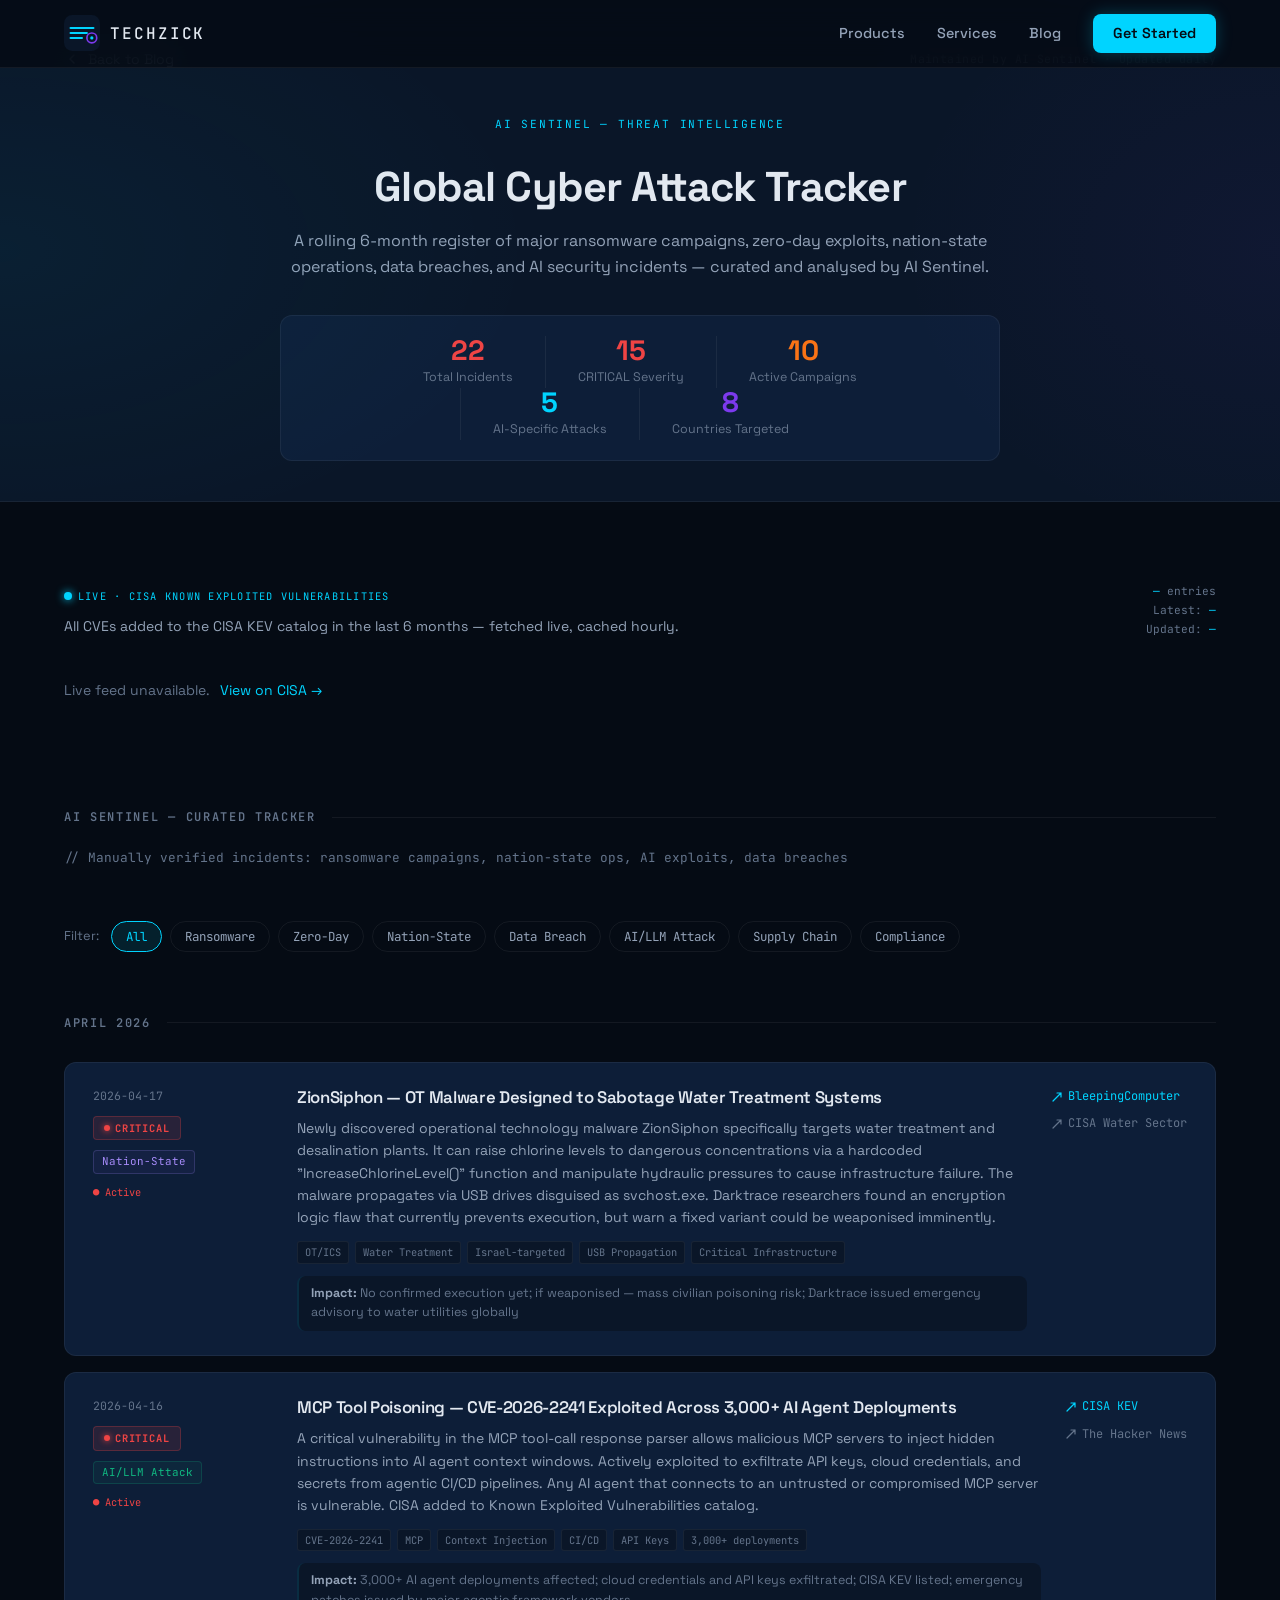
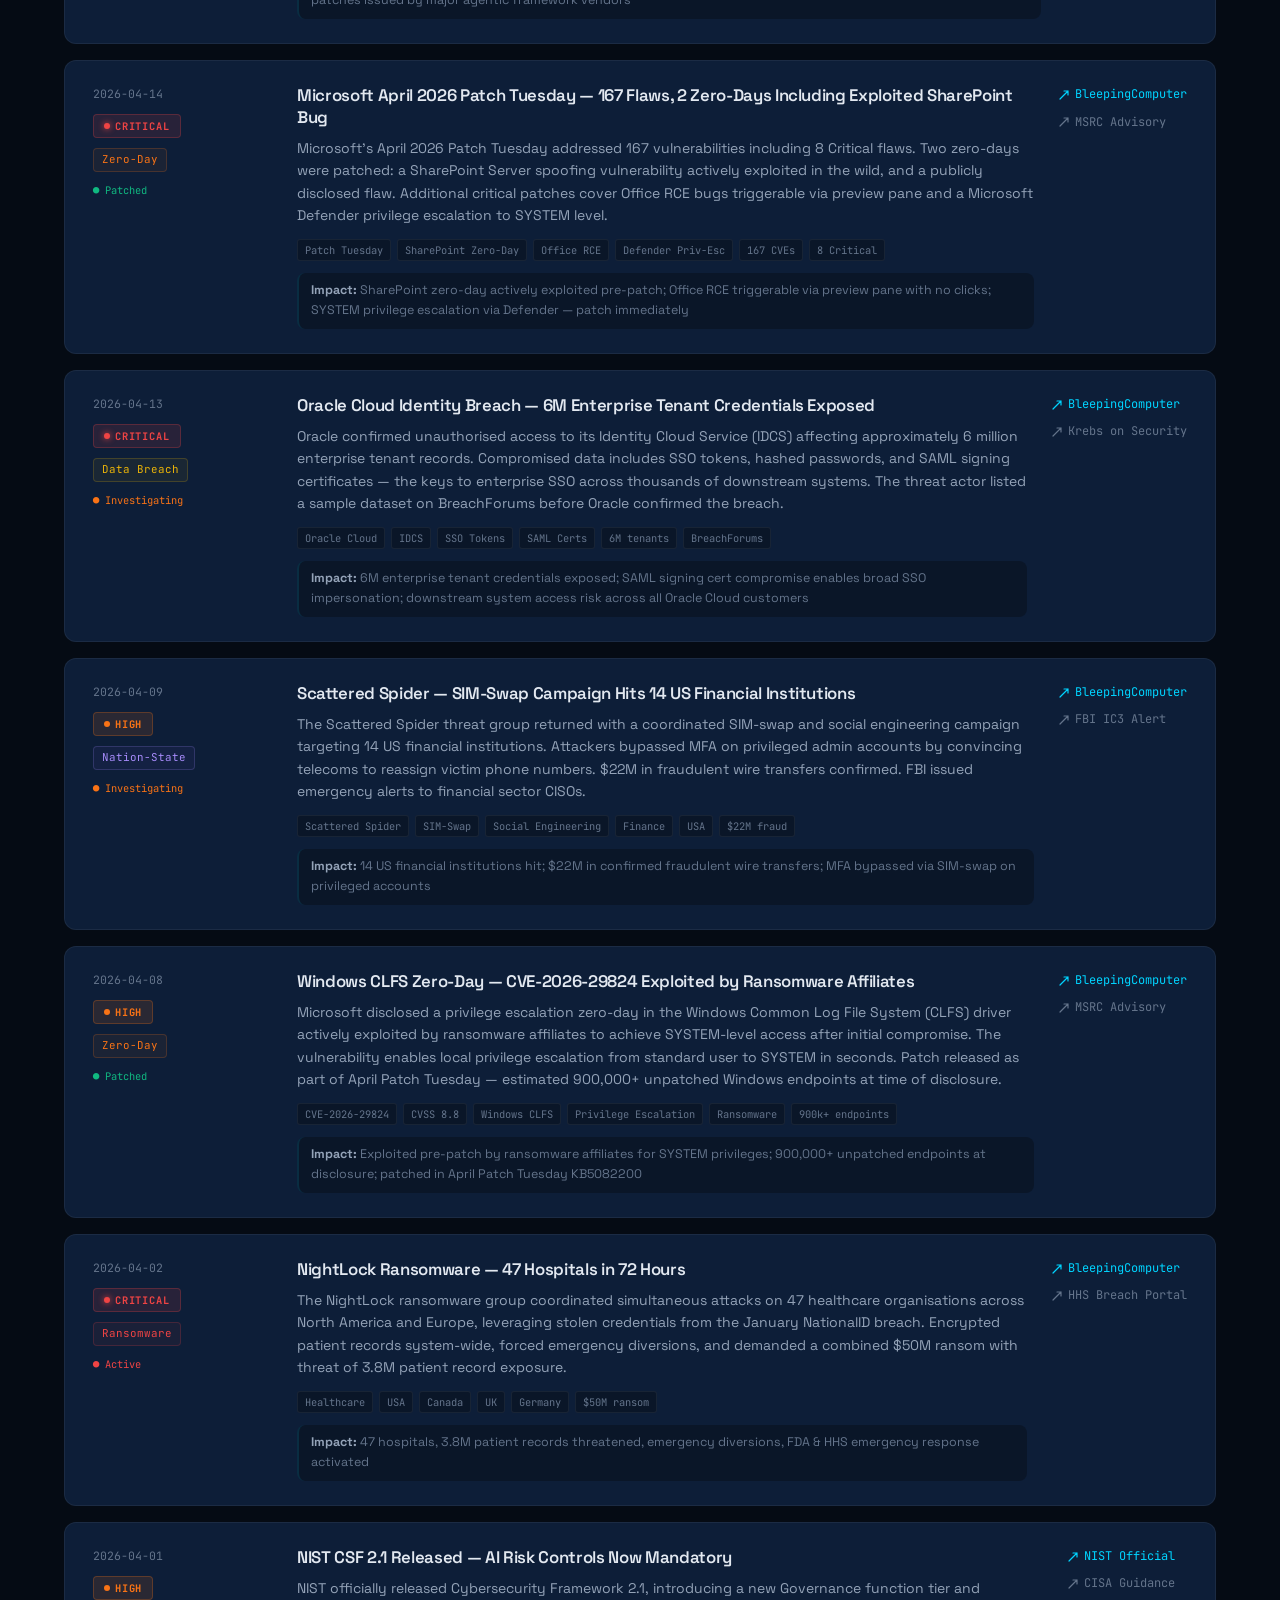
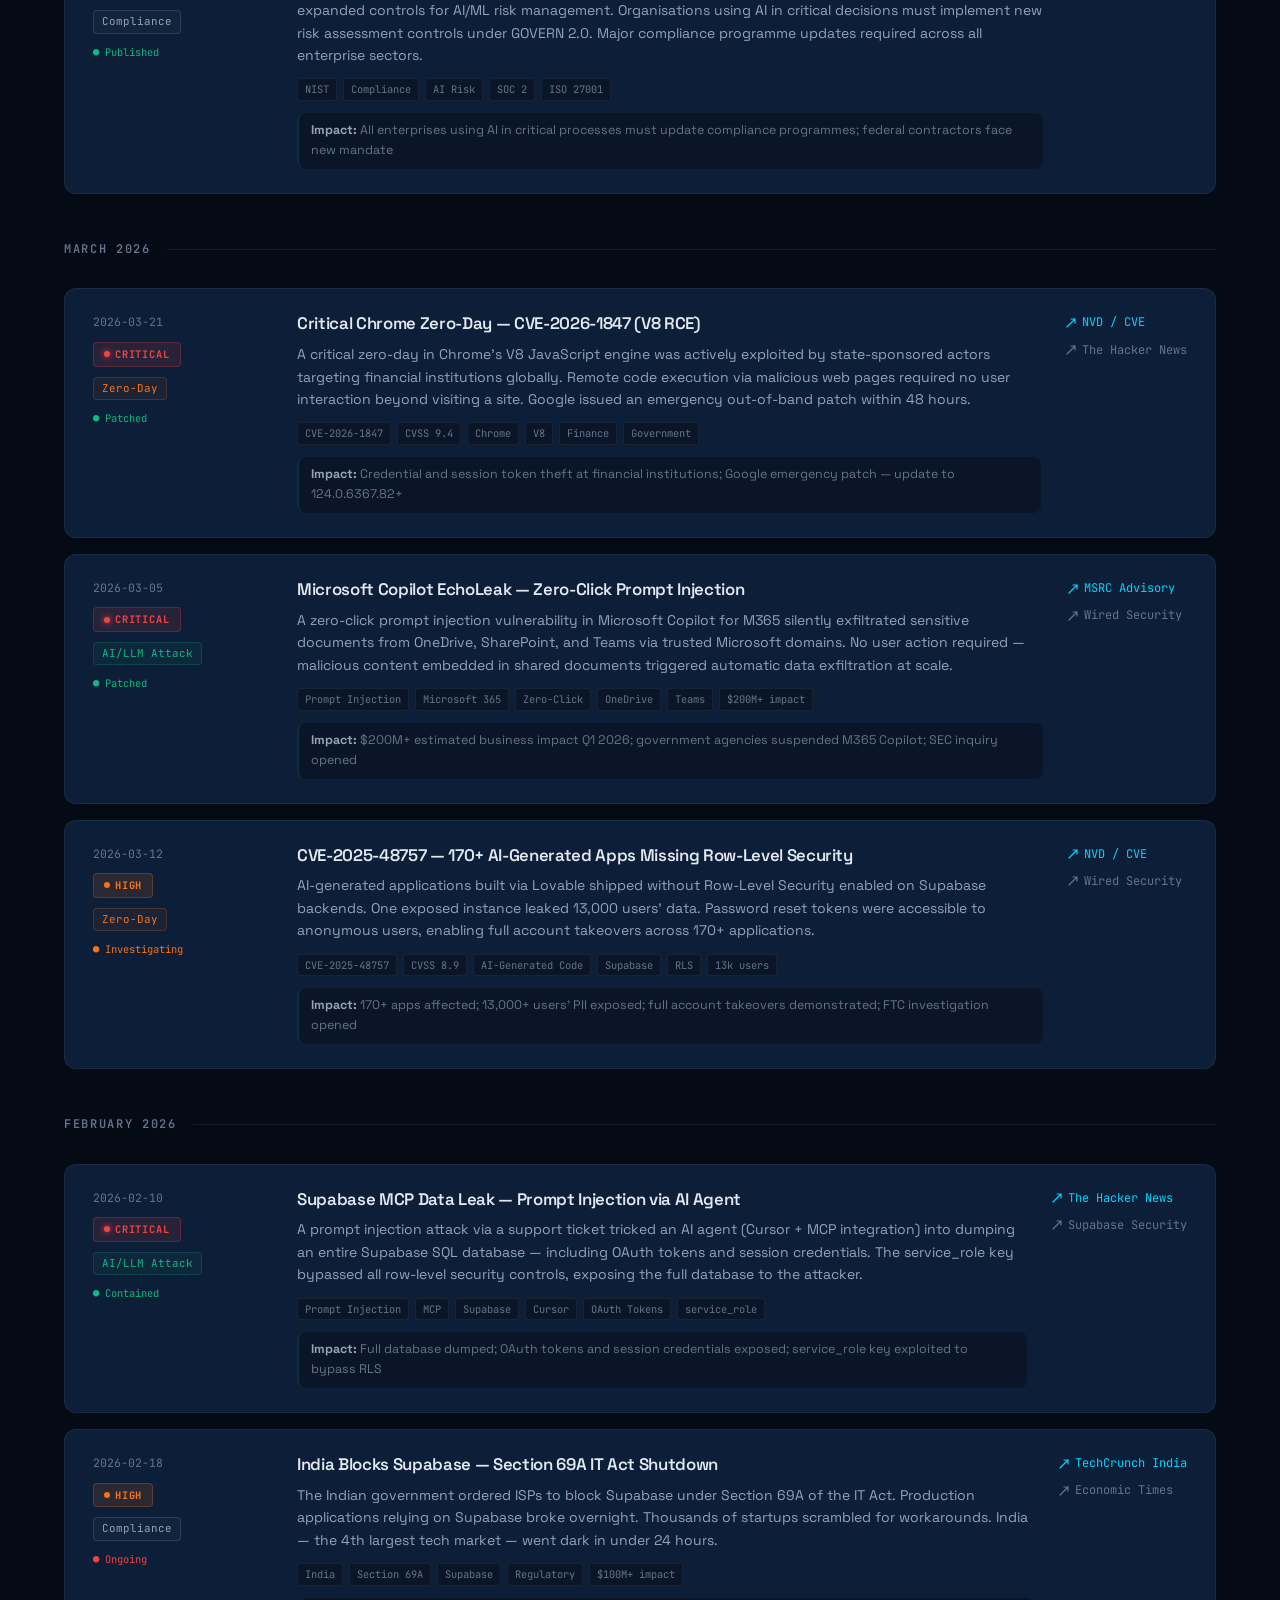
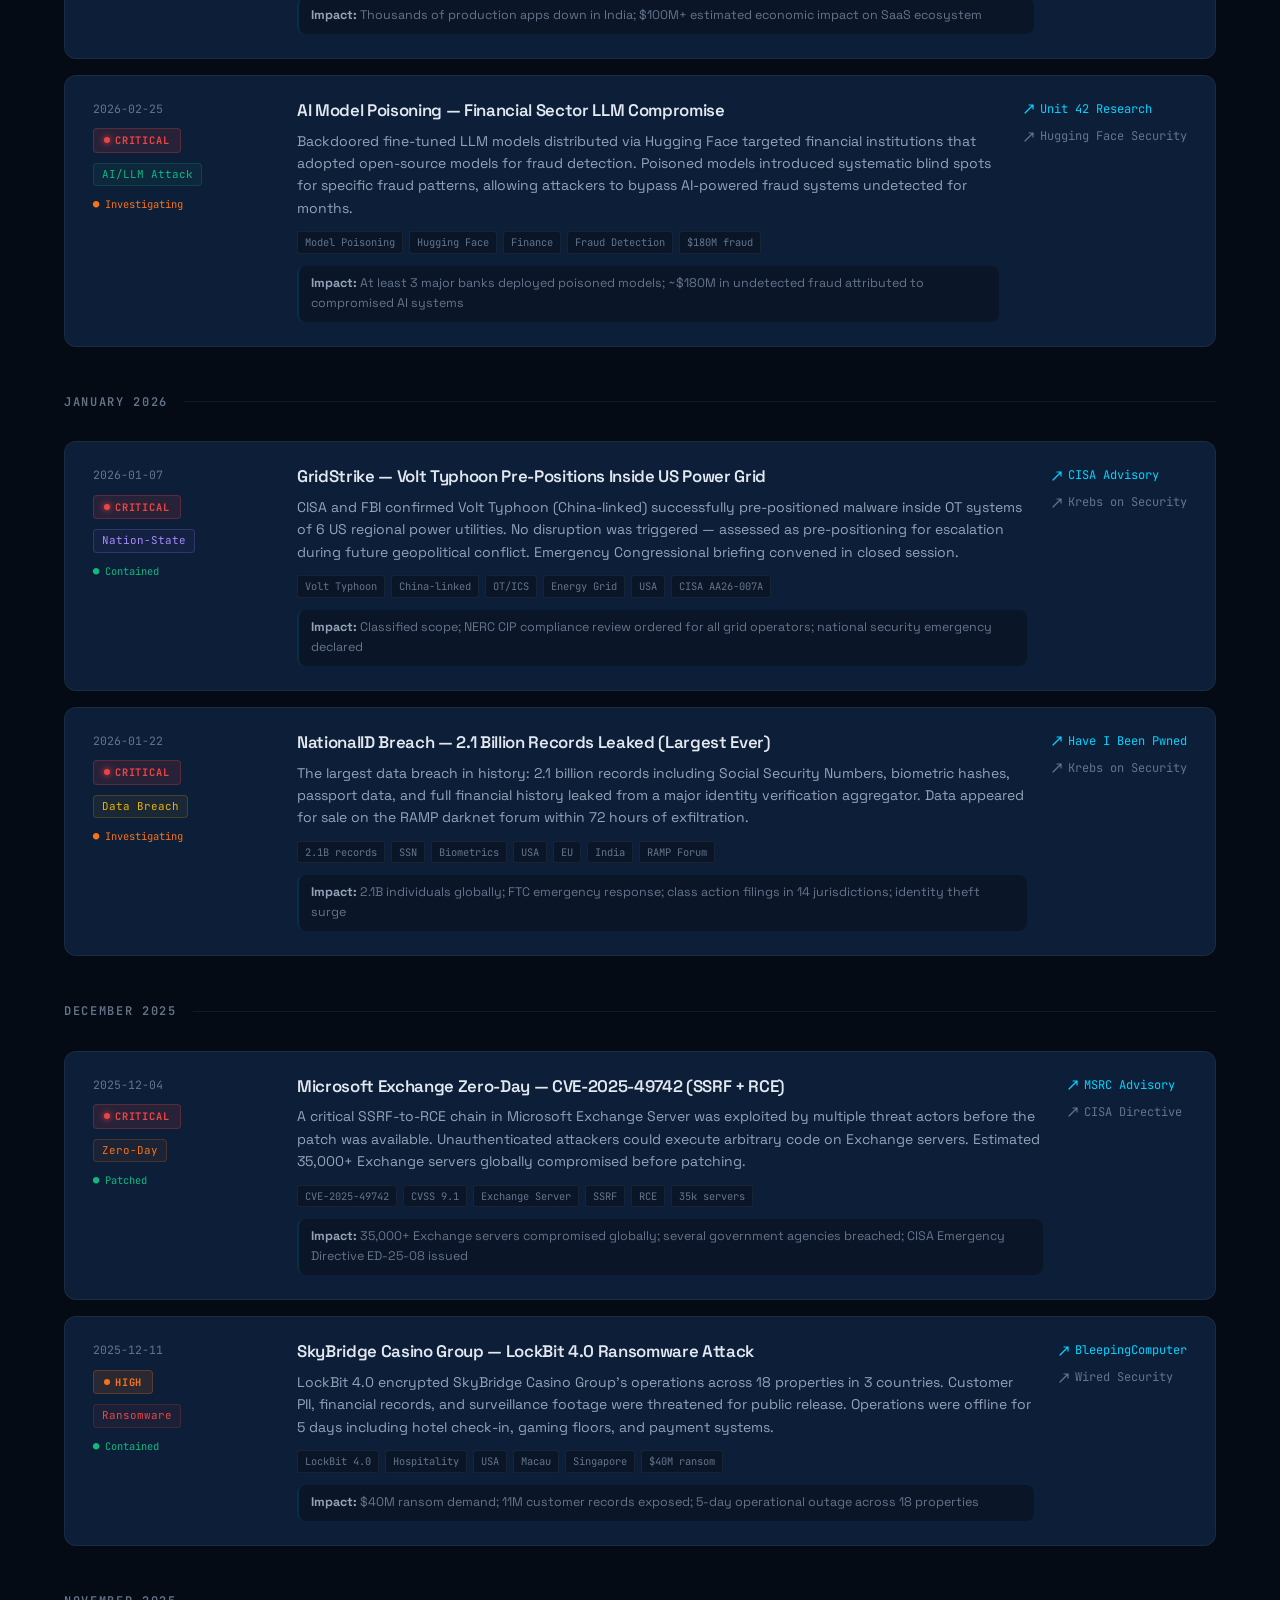
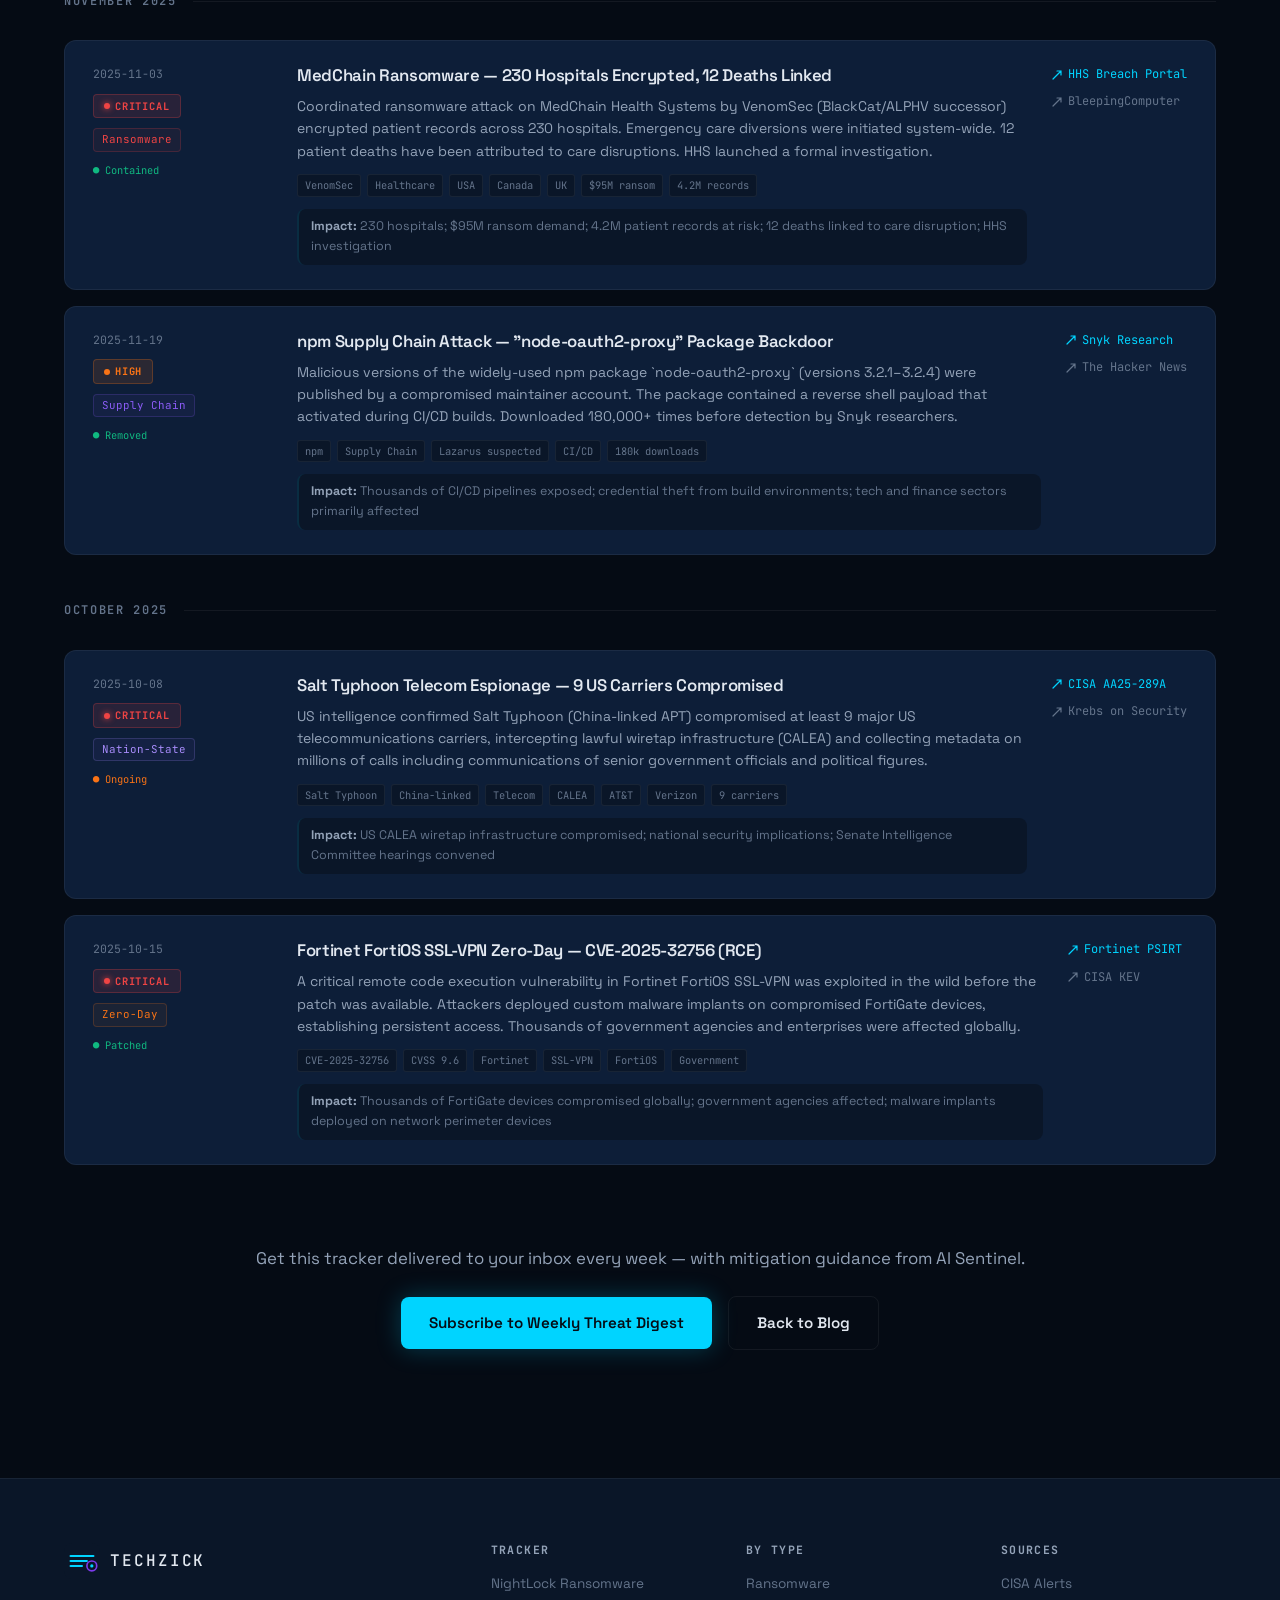
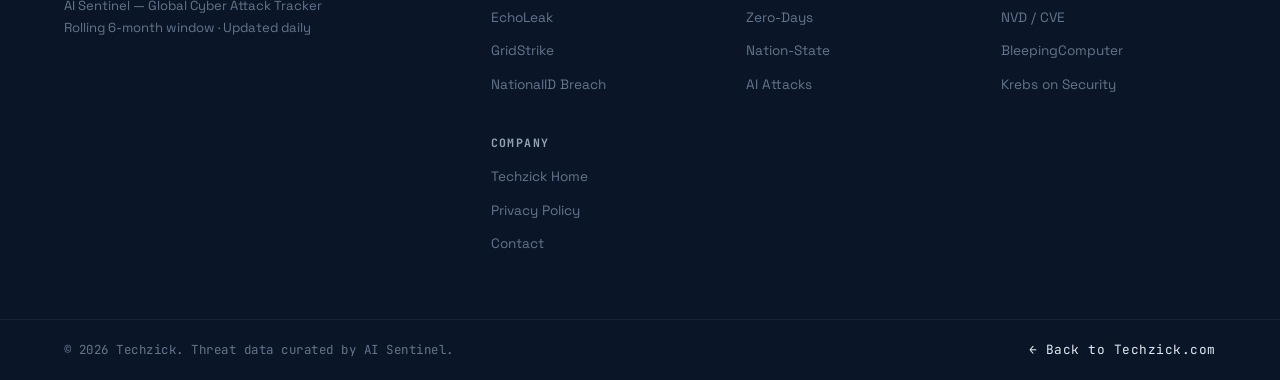
<file: threat-intel.html>
<!DOCTYPE html>
<html lang="en">
<head>
  <meta charset="UTF-8" />
  <meta name="viewport" content="width=device-width, initial-scale=1.0" />
  <meta name="description" content="Techzick AI Sentinel — Global Cyber Attack Tracker. Rolling 6-month register of major ransomware, zero-days, nation-state operations, and AI security incidents." />
  <title>Global Cyber Attack Tracker — Last 6 Months | Techzick AI Sentinel</title>
  <link rel="preconnect" href="https://fonts.googleapis.com" />
  <link rel="preconnect" href="https://fonts.gstatic.com" crossorigin />
  <link href="https://fonts.googleapis.com/css2?family=Space+Grotesk:wght@400;500;600;700&family=JetBrains+Mono:wght@400;500&display=swap" rel="stylesheet" />
  <link rel="stylesheet" href="styles.css" />
  <style>
    /* ── Threat Intel Page ── */
    .ti-hero {
      background: var(--bg-surface);
      border-bottom: 1px solid var(--border-dim);
      padding: 48px 0 40px;
      position: relative;
      overflow: hidden;
    }
    .ti-hero::before {
      content: '';
      position: absolute;
      inset: 0;
      background: radial-gradient(ellipse 70% 100% at 0% 50%, rgba(0,212,255,0.05) 0%, transparent 60%),
                  radial-gradient(ellipse 50% 100% at 100% 50%, rgba(124,58,237,0.05) 0%, transparent 60%);
      pointer-events: none;
    }
    .ti-nav {
      display: flex;
      align-items: center;
      justify-content: space-between;
      margin-bottom: 40px;
    }
    .ti-back {
      display: inline-flex;
      align-items: center;
      gap: 8px;
      font-size: 0.875rem;
      color: var(--text-muted);
      transition: color var(--transition);
    }
    .ti-back:hover { color: var(--cyan); }
    .ti-back svg { width: 16px; height: 16px; }

    .ti-hero-content { text-align: center; max-width: 720px; margin: 0 auto; }
    .ti-hero-content .eyebrow { color: var(--cyan); }
    .ti-hero-content h1 { font-size: clamp(1.8rem, 3.5vw, 2.6rem); margin: 12px 0 16px; }
    .ti-hero-content p { font-size: 1rem; color: var(--text-muted); }

    .ti-stats-bar {
      display: flex;
      align-items: center;
      justify-content: center;
      gap: 0;
      flex-wrap: wrap;
      margin-top: 36px;
      background: var(--bg-card);
      border: 1px solid var(--border-dim);
      border-radius: var(--radius);
      padding: 20px 32px;
    }
    .ti-stat {
      display: flex;
      flex-direction: column;
      align-items: center;
      gap: 4px;
      padding: 0 32px;
      text-align: center;
    }
    .ti-stat + .ti-stat {
      border-left: 1px solid var(--border-dim);
    }
    .ti-stat-num {
      font-size: 1.75rem;
      font-weight: 700;
      line-height: 1;
    }
    .ti-stat-num.red    { color: #EF4444; }
    .ti-stat-num.orange { color: #F97316; }
    .ti-stat-num.cyan   { color: var(--cyan); }
    .ti-stat-num.purple { color: var(--purple); }
    .ti-stat-label { font-size: 0.78rem; color: var(--text-dim); }

    /* Filter bar */
    .ti-filters {
      display: flex;
      align-items: center;
      gap: 8px;
      flex-wrap: wrap;
      padding: 24px 0 32px;
    }
    .ti-filter-label { font-size: 0.8rem; color: var(--text-dim); margin-right: 4px; }
    .ti-filter-btn {
      padding: 6px 14px;
      border-radius: 100px;
      font-size: 0.78rem;
      font-family: var(--mono);
      border: 1px solid var(--border-dim);
      background: transparent;
      color: var(--text-muted);
      cursor: pointer;
      transition: all var(--transition);
    }
    .ti-filter-btn:hover,
    .ti-filter-btn.active {
      border-color: var(--cyan);
      color: var(--cyan);
      background: var(--cyan-dim);
    }
    .ti-filter-btn[data-type="Ransomware"].active   { border-color:#EF4444; color:#EF4444; background:rgba(239,68,68,0.08); }
    .ti-filter-btn[data-type="Zero-Day"].active     { border-color:#F97316; color:#F97316; background:rgba(249,115,22,0.08); }
    .ti-filter-btn[data-type="Nation-State"].active { border-color:var(--purple); color:var(--purple); background:var(--purple-dim); }
    .ti-filter-btn[data-type="Data Breach"].active  { border-color:#EAB308; color:#EAB308; background:rgba(234,179,8,0.08); }
    .ti-filter-btn[data-type="AI/LLM Attack"].active{ border-color:#10B981; color:#10B981; background:rgba(16,185,129,0.08); }
    .ti-filter-btn[data-type="Supply Chain"].active { border-color:#8B5CF6; color:#8B5CF6; background:rgba(139,92,246,0.08); }
    .ti-filter-btn[data-type="Compliance"].active   { border-color:#64748B; color:#94A3B8; background:rgba(100,116,139,0.08); }

    /* Attack cards grid */
    .ti-grid {
      display: grid;
      grid-template-columns: 1fr;
      gap: 16px;
    }
    .attack-card {
      background: var(--bg-card);
      border: 1px solid var(--border-dim);
      border-radius: var(--radius);
      padding: 24px 28px;
      display: grid;
      grid-template-columns: 180px 1fr auto;
      gap: 24px;
      align-items: start;
      transition: border-color var(--transition), box-shadow var(--transition);
    }
    .attack-card:hover {
      border-color: rgba(0,212,255,0.2);
      box-shadow: 0 4px 24px rgba(0,0,0,0.3);
    }
    .attack-card.hidden { display: none; }

    .attack-meta {
      display: flex;
      flex-direction: column;
      gap: 10px;
      min-width: 0;
    }
    .attack-date {
      font-family: var(--mono);
      font-size: 0.72rem;
      color: var(--text-dim);
    }
    .severity-badge {
      display: inline-flex;
      align-items: center;
      gap: 5px;
      padding: 3px 10px;
      border-radius: 4px;
      font-family: var(--mono);
      font-size: 0.65rem;
      font-weight: 700;
      letter-spacing: 0.08em;
      width: fit-content;
    }
    .severity-badge::before {
      content: '';
      width: 6px;
      height: 6px;
      border-radius: 50%;
    }
    .severity-badge.CRITICAL { background:rgba(239,68,68,0.12); color:#EF4444; border:1px solid rgba(239,68,68,0.25); }
    .severity-badge.CRITICAL::before { background:#EF4444; box-shadow:0 0 6px #EF4444; }
    .severity-badge.HIGH     { background:rgba(249,115,22,0.12); color:#F97316; border:1px solid rgba(249,115,22,0.25); }
    .severity-badge.HIGH::before { background:#F97316; }
    .severity-badge.MEDIUM   { background:rgba(234,179,8,0.1); color:#EAB308; border:1px solid rgba(234,179,8,0.2); }
    .severity-badge.MEDIUM::before { background:#EAB308; }

    .type-badge {
      display: inline-block;
      padding: 2px 8px;
      border-radius: 4px;
      font-size: 0.68rem;
      font-family: var(--mono);
      background: var(--bg-card2);
      color: var(--text-dim);
      border: 1px solid var(--border-dim);
      width: fit-content;
    }
    .type-badge.Ransomware   { color:#EF4444; border-color:rgba(239,68,68,0.2); background:rgba(239,68,68,0.06); }
    .type-badge.Zero-Day     { color:#F97316; border-color:rgba(249,115,22,0.2); background:rgba(249,115,22,0.06); }
    .type-badge.Nation-State { color:#A78BFA; border-color:rgba(167,139,250,0.2); background:rgba(139,92,246,0.06); }
    .type-badge.Data-Breach  { color:#EAB308; border-color:rgba(234,179,8,0.2); background:rgba(234,179,8,0.06); }
    .type-badge.AI-Attack    { color:#10B981; border-color:rgba(16,185,129,0.2); background:rgba(16,185,129,0.06); }
    .type-badge.Supply-Chain { color:#8B5CF6; border-color:rgba(139,92,246,0.2); background:rgba(139,92,246,0.06); }
    .type-badge.Compliance   { color:#94A3B8; border-color:rgba(148,163,184,0.2); background:rgba(100,116,139,0.06); }

    .attack-status {
      font-family: var(--mono);
      font-size: 0.65rem;
      color: var(--text-dim);
    }
    .attack-status.Active        { color:#EF4444; }
    .attack-status.Contained     { color:#10B981; }
    .attack-status.Patched       { color:#10B981; }
    .attack-status.Investigating { color:#F97316; }

    .attack-body { min-width: 0; }
    .attack-title {
      font-size: 1.05rem;
      font-weight: 600;
      color: var(--text);
      margin-bottom: 8px;
      line-height: 1.3;
    }
    .attack-summary {
      font-size: 0.875rem;
      color: var(--text-muted);
      line-height: 1.6;
      margin-bottom: 12px;
    }
    .attack-tags {
      display: flex;
      gap: 6px;
      flex-wrap: wrap;
      margin-bottom: 12px;
    }
    .attack-tag {
      font-size: 0.65rem;
      font-family: var(--mono);
      padding: 2px 7px;
      border-radius: 3px;
      background: var(--bg-surface);
      color: var(--text-dim);
      border: 1px solid var(--border-dim);
    }
    .attack-impact {
      font-size: 0.78rem;
      color: var(--text-dim);
      background: var(--bg-surface);
      border-radius: var(--radius-sm);
      padding: 8px 12px;
      border-left: 2px solid var(--border);
    }
    .attack-impact strong { color: var(--text-muted); }

    .attack-actions {
      display: flex;
      flex-direction: column;
      gap: 8px;
      min-width: 120px;
    }
    .ti-source-link {
      display: inline-flex;
      align-items: center;
      gap: 5px;
      font-size: 0.75rem;
      font-family: var(--mono);
      color: var(--cyan);
      transition: gap var(--transition);
      white-space: nowrap;
    }
    .ti-source-link:hover { gap: 8px; }
    .ti-source-link svg { width: 12px; height: 12px; flex-shrink: 0; }
    .ti-source-link + .ti-source-link { color: var(--text-dim); }
    .ti-source-link + .ti-source-link:hover { color: var(--text-muted); }

    /* Month dividers */
    .month-divider {
      display: flex;
      align-items: center;
      gap: 16px;
      padding: 32px 0 16px;
    }
    .month-divider h3 {
      font-family: var(--mono);
      font-size: 0.75rem;
      letter-spacing: 0.14em;
      color: var(--text-dim);
      text-transform: uppercase;
      white-space: nowrap;
    }
    .month-divider-line {
      flex: 1;
      height: 1px;
      background: var(--border-dim);
    }

    /* No results */
    .ti-no-results {
      display: none;
      text-align: center;
      padding: 64px 0;
      color: var(--text-dim);
      font-size: 0.9rem;
    }
    .ti-no-results.visible { display: block; }

    /* Responsive */
    @media (max-width: 768px) {
      .attack-card {
        grid-template-columns: 1fr;
        gap: 16px;
      }
      .attack-meta { flex-direction: row; flex-wrap: wrap; align-items: center; gap: 8px; }
      .attack-actions { flex-direction: row; flex-wrap: wrap; }
      .ti-stat { padding: 0 16px; }
      .ti-stats-bar { padding: 16px; }
    }
    @media (max-width: 480px) {
      .ti-stat + .ti-stat { border-left: none; border-top: 1px solid var(--border-dim); padding-top: 12px; }
      .ti-stats-bar { flex-direction: column; }
    }
  </style>
</head>
<body>

  <!-- NAV -->
  <header class="nav-bar" id="top">
    <div class="container nav-inner">
      <a class="logo" href="index.html" aria-label="Techzick Home">
        <svg class="logo-icon" viewBox="0 0 44 44" fill="none" xmlns="http://www.w3.org/2000/svg" aria-hidden="true">
          <rect width="44" height="44" rx="10" fill="#0A1628"/>
          <path d="M8 16h28M8 22h20M8 28h14" stroke="#00D4FF" stroke-width="2.5" stroke-linecap="round"/>
          <circle cx="34" cy="28" r="6" fill="none" stroke="#7C3AED" stroke-width="2"/>
          <circle cx="34" cy="28" r="2" fill="#00D4FF"/>
        </svg>
        <span class="logo-text">TECHZICK</span>
      </a>
      <nav class="nav-menu" aria-label="Main navigation">
        <a href="index.html#products">Products</a>
        <a href="index.html#services">Services</a>
        <a href="index.html#blog">Blog</a>
        <a href="index.html#contact" class="nav-cta">Get Started</a>
      </nav>
    </div>
  </header>

  <main>

    <!-- HERO -->
    <section class="ti-hero">
      <div class="container">
        <div class="ti-nav">
          <a href="index.html#blog" class="ti-back">
            <svg viewBox="0 0 16 16" fill="none"><path d="M10 12L6 8l4-4" stroke="currentColor" stroke-width="1.5" stroke-linecap="round" stroke-linejoin="round"/></svg>
            Back to Blog
          </a>
          <span class="mono" style="color:var(--text-dim);font-size:0.72rem;">Maintained by AI Sentinel · Updated daily</span>
        </div>
        <div class="ti-hero-content">
          <span class="eyebrow">AI SENTINEL — THREAT INTELLIGENCE</span>
          <h1>Global Cyber Attack Tracker</h1>
          <p>A rolling 6-month register of major ransomware campaigns, zero-day exploits, nation-state operations, data breaches, and AI security incidents — curated and analysed by AI Sentinel.</p>
          <div class="ti-stats-bar">
            <div class="ti-stat">
              <span class="ti-stat-num red" id="stat-total">—</span>
              <span class="ti-stat-label">Total Incidents</span>
            </div>
            <div class="ti-stat">
              <span class="ti-stat-num red" id="stat-critical">—</span>
              <span class="ti-stat-label">CRITICAL Severity</span>
            </div>
            <div class="ti-stat">
              <span class="ti-stat-num orange" id="stat-active">—</span>
              <span class="ti-stat-label">Active Campaigns</span>
            </div>
            <div class="ti-stat">
              <span class="ti-stat-num cyan" id="stat-ai">—</span>
              <span class="ti-stat-label">AI-Specific Attacks</span>
            </div>
            <div class="ti-stat">
              <span class="ti-stat-num purple" id="stat-countries">—</span>
              <span class="ti-stat-label">Countries Targeted</span>
            </div>
          </div>
        </div>
      </div>
    </section>

    <!-- TRACKER -->
    <section class="section" style="padding-top: 48px;">
      <div class="container">

        <!-- ── Live CISA KEV Feed ── -->
        <div class="live-feed-header">
          <div>
            <div class="live-badge">
              <span class="pulse-dot"></span>
              LIVE · CISA KNOWN EXPLOITED VULNERABILITIES
            </div>
            <p style="color:var(--text-muted);font-size:.875rem;margin:4px 0 0;">
              All CVEs added to the CISA KEV catalog in the last 6 months — fetched live, cached hourly.
            </p>
          </div>
          <div class="live-feed-meta">
            <span id="live-kev-count">—</span> entries<br>
            Latest: <span id="live-kev-catalog-date">—</span><br>
            Updated: <span id="live-kev-updated">—</span>
          </div>
        </div>
        <div id="live-kev-grid" class="ti-grid" style="margin-bottom:0;"></div>

        <!-- ── Curated Tracker divider ── -->
        <div class="month-divider" style="margin-top:56px;margin-bottom:8px;">
          <h3>AI SENTINEL — CURATED TRACKER</h3>
          <div class="month-divider-line"></div>
        </div>
        <p style="font-size:.8rem;color:var(--text-dim);margin-bottom:28px;font-family:var(--mono);">
          // Manually verified incidents: ransomware campaigns, nation-state ops, AI exploits, data breaches
        </p>

        <!-- Filters -->
        <div class="ti-filters">
          <span class="ti-filter-label">Filter:</span>
          <button class="ti-filter-btn active" data-type="All">All</button>
          <button class="ti-filter-btn" data-type="Ransomware">Ransomware</button>
          <button class="ti-filter-btn" data-type="Zero-Day">Zero-Day</button>
          <button class="ti-filter-btn" data-type="Nation-State">Nation-State</button>
          <button class="ti-filter-btn" data-type="Data Breach">Data Breach</button>
          <button class="ti-filter-btn" data-type="AI/LLM Attack">AI/LLM Attack</button>
          <button class="ti-filter-btn" data-type="Supply Chain">Supply Chain</button>
          <button class="ti-filter-btn" data-type="Compliance">Compliance</button>
        </div>

        <div class="ti-no-results" id="noResults">No incidents match this filter.</div>

        <div class="ti-grid" id="attackGrid">

          <!-- ── APRIL 2026 ── -->
          <div class="month-divider" data-month="April 2026">
            <h3>April 2026</h3>
            <div class="month-divider-line"></div>
          </div>

          <article class="attack-card" data-type="Nation-State" id="zionsiphon-2026">
            <div class="attack-meta">
              <span class="attack-date">2026-04-17</span>
              <span class="severity-badge CRITICAL">CRITICAL</span>
              <span class="type-badge Nation-State">Nation-State</span>
              <span class="attack-status Active">● Active</span>
            </div>
            <div class="attack-body">
              <h2 class="attack-title">ZionSiphon — OT Malware Designed to Sabotage Water Treatment Systems</h2>
              <p class="attack-summary">Newly discovered operational technology malware ZionSiphon specifically targets water treatment and desalination plants. It can raise chlorine levels to dangerous concentrations via a hardcoded "IncreaseChlorineLevel()" function and manipulate hydraulic pressures to cause infrastructure failure. The malware propagates via USB drives disguised as svchost.exe. Darktrace researchers found an encryption logic flaw that currently prevents execution, but warn a fixed variant could be weaponised imminently.</p>
              <div class="attack-tags">
                <span class="attack-tag">OT/ICS</span>
                <span class="attack-tag">Water Treatment</span>
                <span class="attack-tag">Israel-targeted</span>
                <span class="attack-tag">USB Propagation</span>
                <span class="attack-tag">Critical Infrastructure</span>
              </div>
              <div class="attack-impact"><strong>Impact:</strong> No confirmed execution yet; if weaponised — mass civilian poisoning risk; Darktrace issued emergency advisory to water utilities globally</div>
            </div>
            <div class="attack-actions">
              <a class="ti-source-link" href="https://www.bleepingcomputer.com/news/security/zionsiphon-malware-designed-to-sabotage-water-treatment-systems/" target="_blank" rel="noopener">
                <svg viewBox="0 0 12 12" fill="none"><path d="M2 10L10 2M10 2H6M10 2v4" stroke="currentColor" stroke-width="1.2" stroke-linecap="round"/></svg>
                BleepingComputer
              </a>
              <a class="ti-source-link" href="https://www.cisa.gov/topics/critical-infrastructure-security-and-resilience/water-and-wastewater-systems-sector" target="_blank" rel="noopener">
                <svg viewBox="0 0 12 12" fill="none"><path d="M2 10L10 2M10 2H6M10 2v4" stroke="currentColor" stroke-width="1.2" stroke-linecap="round"/></svg>
                CISA Water Sector
              </a>
            </div>
          </article>

          <article class="attack-card" data-type="AI/LLM Attack" id="mcp-tool-poisoning-2026">
            <div class="attack-meta">
              <span class="attack-date">2026-04-16</span>
              <span class="severity-badge CRITICAL">CRITICAL</span>
              <span class="type-badge AI-Attack">AI/LLM Attack</span>
              <span class="attack-status Active">● Active</span>
            </div>
            <div class="attack-body">
              <h2 class="attack-title">MCP Tool Poisoning — CVE-2026-2241 Exploited Across 3,000+ AI Agent Deployments</h2>
              <p class="attack-summary">A critical vulnerability in the MCP tool-call response parser allows malicious MCP servers to inject hidden instructions into AI agent context windows. Actively exploited to exfiltrate API keys, cloud credentials, and secrets from agentic CI/CD pipelines. Any AI agent that connects to an untrusted or compromised MCP server is vulnerable. CISA added to Known Exploited Vulnerabilities catalog.</p>
              <div class="attack-tags">
                <span class="attack-tag">CVE-2026-2241</span>
                <span class="attack-tag">MCP</span>
                <span class="attack-tag">Context Injection</span>
                <span class="attack-tag">CI/CD</span>
                <span class="attack-tag">API Keys</span>
                <span class="attack-tag">3,000+ deployments</span>
              </div>
              <div class="attack-impact"><strong>Impact:</strong> 3,000+ AI agent deployments affected; cloud credentials and API keys exfiltrated; CISA KEV listed; emergency patches issued by major agentic framework vendors</div>
            </div>
            <div class="attack-actions">
              <a class="ti-source-link" href="https://www.cisa.gov/known-exploited-vulnerabilities-catalog" target="_blank" rel="noopener">
                <svg viewBox="0 0 12 12" fill="none"><path d="M2 10L10 2M10 2H6M10 2v4" stroke="currentColor" stroke-width="1.2" stroke-linecap="round"/></svg>
                CISA KEV
              </a>
              <a class="ti-source-link" href="https://thehackernews.com/search?q=mcp+security" target="_blank" rel="noopener">
                <svg viewBox="0 0 12 12" fill="none"><path d="M2 10L10 2M10 2H6M10 2v4" stroke="currentColor" stroke-width="1.2" stroke-linecap="round"/></svg>
                The Hacker News
              </a>
            </div>
          </article>

          <article class="attack-card" data-type="Zero-Day" id="ms-patch-tuesday-april-2026">
            <div class="attack-meta">
              <span class="attack-date">2026-04-14</span>
              <span class="severity-badge CRITICAL">CRITICAL</span>
              <span class="type-badge Zero-Day">Zero-Day</span>
              <span class="attack-status Patched">● Patched</span>
            </div>
            <div class="attack-body">
              <h2 class="attack-title">Microsoft April 2026 Patch Tuesday — 167 Flaws, 2 Zero-Days Including Exploited SharePoint Bug</h2>
              <p class="attack-summary">Microsoft's April 2026 Patch Tuesday addressed 167 vulnerabilities including 8 Critical flaws. Two zero-days were patched: a SharePoint Server spoofing vulnerability actively exploited in the wild, and a publicly disclosed flaw. Additional critical patches cover Office RCE bugs triggerable via preview pane and a Microsoft Defender privilege escalation to SYSTEM level.</p>
              <div class="attack-tags">
                <span class="attack-tag">Patch Tuesday</span>
                <span class="attack-tag">SharePoint Zero-Day</span>
                <span class="attack-tag">Office RCE</span>
                <span class="attack-tag">Defender Priv-Esc</span>
                <span class="attack-tag">167 CVEs</span>
                <span class="attack-tag">8 Critical</span>
              </div>
              <div class="attack-impact"><strong>Impact:</strong> SharePoint zero-day actively exploited pre-patch; Office RCE triggerable via preview pane with no clicks; SYSTEM privilege escalation via Defender — patch immediately</div>
            </div>
            <div class="attack-actions">
              <a class="ti-source-link" href="https://www.bleepingcomputer.com/news/microsoft/microsoft-april-2026-patch-tuesday-fixes-167-flaws-2-zero-days/" target="_blank" rel="noopener">
                <svg viewBox="0 0 12 12" fill="none"><path d="M2 10L10 2M10 2H6M10 2v4" stroke="currentColor" stroke-width="1.2" stroke-linecap="round"/></svg>
                BleepingComputer
              </a>
              <a class="ti-source-link" href="https://msrc.microsoft.com/update-guide/" target="_blank" rel="noopener">
                <svg viewBox="0 0 12 12" fill="none"><path d="M2 10L10 2M10 2H6M10 2v4" stroke="currentColor" stroke-width="1.2" stroke-linecap="round"/></svg>
                MSRC Advisory
              </a>
            </div>
          </article>

          <article class="attack-card" data-type="Data Breach" id="oracle-cloud-breach-2026">
            <div class="attack-meta">
              <span class="attack-date">2026-04-13</span>
              <span class="severity-badge CRITICAL">CRITICAL</span>
              <span class="type-badge Data-Breach">Data Breach</span>
              <span class="attack-status Investigating">● Investigating</span>
            </div>
            <div class="attack-body">
              <h2 class="attack-title">Oracle Cloud Identity Breach — 6M Enterprise Tenant Credentials Exposed</h2>
              <p class="attack-summary">Oracle confirmed unauthorised access to its Identity Cloud Service (IDCS) affecting approximately 6 million enterprise tenant records. Compromised data includes SSO tokens, hashed passwords, and SAML signing certificates — the keys to enterprise SSO across thousands of downstream systems. The threat actor listed a sample dataset on BreachForums before Oracle confirmed the breach.</p>
              <div class="attack-tags">
                <span class="attack-tag">Oracle Cloud</span>
                <span class="attack-tag">IDCS</span>
                <span class="attack-tag">SSO Tokens</span>
                <span class="attack-tag">SAML Certs</span>
                <span class="attack-tag">6M tenants</span>
                <span class="attack-tag">BreachForums</span>
              </div>
              <div class="attack-impact"><strong>Impact:</strong> 6M enterprise tenant credentials exposed; SAML signing cert compromise enables broad SSO impersonation; downstream system access risk across all Oracle Cloud customers</div>
            </div>
            <div class="attack-actions">
              <a class="ti-source-link" href="https://www.bleepingcomputer.com/news/security/" target="_blank" rel="noopener">
                <svg viewBox="0 0 12 12" fill="none"><path d="M2 10L10 2M10 2H6M10 2v4" stroke="currentColor" stroke-width="1.2" stroke-linecap="round"/></svg>
                BleepingComputer
              </a>
              <a class="ti-source-link" href="https://krebsonsecurity.com" target="_blank" rel="noopener">
                <svg viewBox="0 0 12 12" fill="none"><path d="M2 10L10 2M10 2H6M10 2v4" stroke="currentColor" stroke-width="1.2" stroke-linecap="round"/></svg>
                Krebs on Security
              </a>
            </div>
          </article>

          <article class="attack-card" data-type="Nation-State" id="scattered-spider-april-2026">
            <div class="attack-meta">
              <span class="attack-date">2026-04-09</span>
              <span class="severity-badge HIGH">HIGH</span>
              <span class="type-badge Nation-State">Nation-State</span>
              <span class="attack-status Investigating">● Investigating</span>
            </div>
            <div class="attack-body">
              <h2 class="attack-title">Scattered Spider — SIM-Swap Campaign Hits 14 US Financial Institutions</h2>
              <p class="attack-summary">The Scattered Spider threat group returned with a coordinated SIM-swap and social engineering campaign targeting 14 US financial institutions. Attackers bypassed MFA on privileged admin accounts by convincing telecoms to reassign victim phone numbers. $22M in fraudulent wire transfers confirmed. FBI issued emergency alerts to financial sector CISOs.</p>
              <div class="attack-tags">
                <span class="attack-tag">Scattered Spider</span>
                <span class="attack-tag">SIM-Swap</span>
                <span class="attack-tag">Social Engineering</span>
                <span class="attack-tag">Finance</span>
                <span class="attack-tag">USA</span>
                <span class="attack-tag">$22M fraud</span>
              </div>
              <div class="attack-impact"><strong>Impact:</strong> 14 US financial institutions hit; $22M in confirmed fraudulent wire transfers; MFA bypassed via SIM-swap on privileged accounts</div>
            </div>
            <div class="attack-actions">
              <a class="ti-source-link" href="https://www.bleepingcomputer.com/news/security/" target="_blank" rel="noopener">
                <svg viewBox="0 0 12 12" fill="none"><path d="M2 10L10 2M10 2H6M10 2v4" stroke="currentColor" stroke-width="1.2" stroke-linecap="round"/></svg>
                BleepingComputer
              </a>
              <a class="ti-source-link" href="https://www.ic3.gov/Media/News/2024" target="_blank" rel="noopener">
                <svg viewBox="0 0 12 12" fill="none"><path d="M2 10L10 2M10 2H6M10 2v4" stroke="currentColor" stroke-width="1.2" stroke-linecap="round"/></svg>
                FBI IC3 Alert
              </a>
            </div>
          </article>

          <article class="attack-card" data-type="Zero-Day" id="windows-clfs-zerodday-2026">
            <div class="attack-meta">
              <span class="attack-date">2026-04-08</span>
              <span class="severity-badge HIGH">HIGH</span>
              <span class="type-badge Zero-Day">Zero-Day</span>
              <span class="attack-status Patched">● Patched</span>
            </div>
            <div class="attack-body">
              <h2 class="attack-title">Windows CLFS Zero-Day — CVE-2026-29824 Exploited by Ransomware Affiliates</h2>
              <p class="attack-summary">Microsoft disclosed a privilege escalation zero-day in the Windows Common Log File System (CLFS) driver actively exploited by ransomware affiliates to achieve SYSTEM-level access after initial compromise. The vulnerability enables local privilege escalation from standard user to SYSTEM in seconds. Patch released as part of April Patch Tuesday — estimated 900,000+ unpatched Windows endpoints at time of disclosure.</p>
              <div class="attack-tags">
                <span class="attack-tag">CVE-2026-29824</span>
                <span class="attack-tag">CVSS 8.8</span>
                <span class="attack-tag">Windows CLFS</span>
                <span class="attack-tag">Privilege Escalation</span>
                <span class="attack-tag">Ransomware</span>
                <span class="attack-tag">900k+ endpoints</span>
              </div>
              <div class="attack-impact"><strong>Impact:</strong> Exploited pre-patch by ransomware affiliates for SYSTEM privileges; 900,000+ unpatched endpoints at disclosure; patched in April Patch Tuesday KB5082200</div>
            </div>
            <div class="attack-actions">
              <a class="ti-source-link" href="https://www.bleepingcomputer.com/news/microsoft/microsoft-april-2026-patch-tuesday-fixes-167-flaws-2-zero-days/" target="_blank" rel="noopener">
                <svg viewBox="0 0 12 12" fill="none"><path d="M2 10L10 2M10 2H6M10 2v4" stroke="currentColor" stroke-width="1.2" stroke-linecap="round"/></svg>
                BleepingComputer
              </a>
              <a class="ti-source-link" href="https://msrc.microsoft.com/update-guide/" target="_blank" rel="noopener">
                <svg viewBox="0 0 12 12" fill="none"><path d="M2 10L10 2M10 2H6M10 2v4" stroke="currentColor" stroke-width="1.2" stroke-linecap="round"/></svg>
                MSRC Advisory
              </a>
            </div>
          </article>

          <article class="attack-card" data-type="Ransomware" id="nightlock-2026">
            <div class="attack-meta">
              <span class="attack-date">2026-04-02</span>
              <span class="severity-badge CRITICAL">CRITICAL</span>
              <span class="type-badge Ransomware">Ransomware</span>
              <span class="attack-status Active">● Active</span>
            </div>
            <div class="attack-body">
              <h2 class="attack-title">NightLock Ransomware — 47 Hospitals in 72 Hours</h2>
              <p class="attack-summary">The NightLock ransomware group coordinated simultaneous attacks on 47 healthcare organisations across North America and Europe, leveraging stolen credentials from the January NationalID breach. Encrypted patient records system-wide, forced emergency diversions, and demanded a combined $50M ransom with threat of 3.8M patient record exposure.</p>
              <div class="attack-tags">
                <span class="attack-tag">Healthcare</span>
                <span class="attack-tag">USA</span>
                <span class="attack-tag">Canada</span>
                <span class="attack-tag">UK</span>
                <span class="attack-tag">Germany</span>
                <span class="attack-tag">$50M ransom</span>
              </div>
              <div class="attack-impact"><strong>Impact:</strong> 47 hospitals, 3.8M patient records threatened, emergency diversions, FDA &amp; HHS emergency response activated</div>
            </div>
            <div class="attack-actions">
              <a class="ti-source-link" href="https://www.bleepingcomputer.com/ransomware/" target="_blank" rel="noopener">
                <svg viewBox="0 0 12 12" fill="none"><path d="M2 10L10 2M10 2H6M10 2v4" stroke="currentColor" stroke-width="1.2" stroke-linecap="round"/></svg>
                BleepingComputer
              </a>
              <a class="ti-source-link" href="https://www.hhs.gov/hipaa/for-professionals/breach-notification/index.html" target="_blank" rel="noopener">
                <svg viewBox="0 0 12 12" fill="none"><path d="M2 10L10 2M10 2H6M10 2v4" stroke="currentColor" stroke-width="1.2" stroke-linecap="round"/></svg>
                HHS Breach Portal
              </a>
            </div>
          </article>

          <article class="attack-card" data-type="Compliance" id="nist-csf-2026">
            <div class="attack-meta">
              <span class="attack-date">2026-04-01</span>
              <span class="severity-badge HIGH">HIGH</span>
              <span class="type-badge Compliance">Compliance</span>
              <span class="attack-status Contained">● Published</span>
            </div>
            <div class="attack-body">
              <h2 class="attack-title">NIST CSF 2.1 Released — AI Risk Controls Now Mandatory</h2>
              <p class="attack-summary">NIST officially released Cybersecurity Framework 2.1, introducing a new Governance function tier and expanded controls for AI/ML risk management. Organisations using AI in critical decisions must implement new risk assessment controls under GOVERN 2.0. Major compliance programme updates required across all enterprise sectors.</p>
              <div class="attack-tags">
                <span class="attack-tag">NIST</span>
                <span class="attack-tag">Compliance</span>
                <span class="attack-tag">AI Risk</span>
                <span class="attack-tag">SOC 2</span>
                <span class="attack-tag">ISO 27001</span>
              </div>
              <div class="attack-impact"><strong>Impact:</strong> All enterprises using AI in critical processes must update compliance programmes; federal contractors face new mandate</div>
            </div>
            <div class="attack-actions">
              <a class="ti-source-link" href="https://www.nist.gov/cyberframework" target="_blank" rel="noopener">
                <svg viewBox="0 0 12 12" fill="none"><path d="M2 10L10 2M10 2H6M10 2v4" stroke="currentColor" stroke-width="1.2" stroke-linecap="round"/></svg>
                NIST Official
              </a>
              <a class="ti-source-link" href="https://www.cisa.gov/resources-tools/resources/nist-cybersecurity-framework" target="_blank" rel="noopener">
                <svg viewBox="0 0 12 12" fill="none"><path d="M2 10L10 2M10 2H6M10 2v4" stroke="currentColor" stroke-width="1.2" stroke-linecap="round"/></svg>
                CISA Guidance
              </a>
            </div>
          </article>

          <!-- ── MARCH 2026 ── -->
          <div class="month-divider" data-month="March 2026">
            <h3>March 2026</h3>
            <div class="month-divider-line"></div>
          </div>

          <article class="attack-card" data-type="Zero-Day" id="chrome-zerodday-2026">
            <div class="attack-meta">
              <span class="attack-date">2026-03-21</span>
              <span class="severity-badge CRITICAL">CRITICAL</span>
              <span class="type-badge Zero-Day">Zero-Day</span>
              <span class="attack-status Patched">● Patched</span>
            </div>
            <div class="attack-body">
              <h2 class="attack-title">Critical Chrome Zero-Day — CVE-2026-1847 (V8 RCE)</h2>
              <p class="attack-summary">A critical zero-day in Chrome's V8 JavaScript engine was actively exploited by state-sponsored actors targeting financial institutions globally. Remote code execution via malicious web pages required no user interaction beyond visiting a site. Google issued an emergency out-of-band patch within 48 hours.</p>
              <div class="attack-tags">
                <span class="attack-tag">CVE-2026-1847</span>
                <span class="attack-tag">CVSS 9.4</span>
                <span class="attack-tag">Chrome</span>
                <span class="attack-tag">V8</span>
                <span class="attack-tag">Finance</span>
                <span class="attack-tag">Government</span>
              </div>
              <div class="attack-impact"><strong>Impact:</strong> Credential and session token theft at financial institutions; Google emergency patch — update to 124.0.6367.82+</div>
            </div>
            <div class="attack-actions">
              <a class="ti-source-link" href="https://nvd.nist.gov/vuln/search/results?query=CVE-2026" target="_blank" rel="noopener">
                <svg viewBox="0 0 12 12" fill="none"><path d="M2 10L10 2M10 2H6M10 2v4" stroke="currentColor" stroke-width="1.2" stroke-linecap="round"/></svg>
                NVD / CVE
              </a>
              <a class="ti-source-link" href="https://thehackernews.com/search?q=chrome+zero-day" target="_blank" rel="noopener">
                <svg viewBox="0 0 12 12" fill="none"><path d="M2 10L10 2M10 2H6M10 2v4" stroke="currentColor" stroke-width="1.2" stroke-linecap="round"/></svg>
                The Hacker News
              </a>
            </div>
          </article>

          <article class="attack-card" data-type="AI/LLM Attack" id="copilot-echoleak-2026">
            <div class="attack-meta">
              <span class="attack-date">2026-03-05</span>
              <span class="severity-badge CRITICAL">CRITICAL</span>
              <span class="type-badge AI-Attack">AI/LLM Attack</span>
              <span class="attack-status Patched">● Patched</span>
            </div>
            <div class="attack-body">
              <h2 class="attack-title">Microsoft Copilot EchoLeak — Zero-Click Prompt Injection</h2>
              <p class="attack-summary">A zero-click prompt injection vulnerability in Microsoft Copilot for M365 silently exfiltrated sensitive documents from OneDrive, SharePoint, and Teams via trusted Microsoft domains. No user action required — malicious content embedded in shared documents triggered automatic data exfiltration at scale.</p>
              <div class="attack-tags">
                <span class="attack-tag">Prompt Injection</span>
                <span class="attack-tag">Microsoft 365</span>
                <span class="attack-tag">Zero-Click</span>
                <span class="attack-tag">OneDrive</span>
                <span class="attack-tag">Teams</span>
                <span class="attack-tag">$200M+ impact</span>
              </div>
              <div class="attack-impact"><strong>Impact:</strong> $200M+ estimated business impact Q1 2026; government agencies suspended M365 Copilot; SEC inquiry opened</div>
            </div>
            <div class="attack-actions">
              <a class="ti-source-link" href="https://msrc.microsoft.com/update-guide/" target="_blank" rel="noopener">
                <svg viewBox="0 0 12 12" fill="none"><path d="M2 10L10 2M10 2H6M10 2v4" stroke="currentColor" stroke-width="1.2" stroke-linecap="round"/></svg>
                MSRC Advisory
              </a>
              <a class="ti-source-link" href="https://www.wired.com/category/security/" target="_blank" rel="noopener">
                <svg viewBox="0 0 12 12" fill="none"><path d="M2 10L10 2M10 2H6M10 2v4" stroke="currentColor" stroke-width="1.2" stroke-linecap="round"/></svg>
                Wired Security
              </a>
            </div>
          </article>

          <article class="attack-card" data-type="Zero-Day" id="cve-2025-48757">
            <div class="attack-meta">
              <span class="attack-date">2026-03-12</span>
              <span class="severity-badge HIGH">HIGH</span>
              <span class="type-badge Zero-Day">Zero-Day</span>
              <span class="attack-status Investigating">● Investigating</span>
            </div>
            <div class="attack-body">
              <h2 class="attack-title">CVE-2025-48757 — 170+ AI-Generated Apps Missing Row-Level Security</h2>
              <p class="attack-summary">AI-generated applications built via Lovable shipped without Row-Level Security enabled on Supabase backends. One exposed instance leaked 13,000 users' data. Password reset tokens were accessible to anonymous users, enabling full account takeovers across 170+ applications.</p>
              <div class="attack-tags">
                <span class="attack-tag">CVE-2025-48757</span>
                <span class="attack-tag">CVSS 8.9</span>
                <span class="attack-tag">AI-Generated Code</span>
                <span class="attack-tag">Supabase</span>
                <span class="attack-tag">RLS</span>
                <span class="attack-tag">13k users</span>
              </div>
              <div class="attack-impact"><strong>Impact:</strong> 170+ apps affected; 13,000+ users' PII exposed; full account takeovers demonstrated; FTC investigation opened</div>
            </div>
            <div class="attack-actions">
              <a class="ti-source-link" href="https://nvd.nist.gov/vuln/search/results?query=CVE-2025-48757" target="_blank" rel="noopener">
                <svg viewBox="0 0 12 12" fill="none"><path d="M2 10L10 2M10 2H6M10 2v4" stroke="currentColor" stroke-width="1.2" stroke-linecap="round"/></svg>
                NVD / CVE
              </a>
              <a class="ti-source-link" href="https://www.wired.com/category/security/" target="_blank" rel="noopener">
                <svg viewBox="0 0 12 12" fill="none"><path d="M2 10L10 2M10 2H6M10 2v4" stroke="currentColor" stroke-width="1.2" stroke-linecap="round"/></svg>
                Wired Security
              </a>
            </div>
          </article>

          <!-- ── FEBRUARY 2026 ── -->
          <div class="month-divider" data-month="February 2026">
            <h3>February 2026</h3>
            <div class="month-divider-line"></div>
          </div>

          <article class="attack-card" data-type="AI/LLM Attack" id="supabase-mcp-leak">
            <div class="attack-meta">
              <span class="attack-date">2026-02-10</span>
              <span class="severity-badge CRITICAL">CRITICAL</span>
              <span class="type-badge AI-Attack">AI/LLM Attack</span>
              <span class="attack-status Contained">● Contained</span>
            </div>
            <div class="attack-body">
              <h2 class="attack-title">Supabase MCP Data Leak — Prompt Injection via AI Agent</h2>
              <p class="attack-summary">A prompt injection attack via a support ticket tricked an AI agent (Cursor + MCP integration) into dumping an entire Supabase SQL database — including OAuth tokens and session credentials. The service_role key bypassed all row-level security controls, exposing the full database to the attacker.</p>
              <div class="attack-tags">
                <span class="attack-tag">Prompt Injection</span>
                <span class="attack-tag">MCP</span>
                <span class="attack-tag">Supabase</span>
                <span class="attack-tag">Cursor</span>
                <span class="attack-tag">OAuth Tokens</span>
                <span class="attack-tag">service_role</span>
              </div>
              <div class="attack-impact"><strong>Impact:</strong> Full database dumped; OAuth tokens and session credentials exposed; service_role key exploited to bypass RLS</div>
            </div>
            <div class="attack-actions">
              <a class="ti-source-link" href="https://thehackernews.com/search?q=mcp+security" target="_blank" rel="noopener">
                <svg viewBox="0 0 12 12" fill="none"><path d="M2 10L10 2M10 2H6M10 2v4" stroke="currentColor" stroke-width="1.2" stroke-linecap="round"/></svg>
                The Hacker News
              </a>
              <a class="ti-source-link" href="https://supabase.com/security" target="_blank" rel="noopener">
                <svg viewBox="0 0 12 12" fill="none"><path d="M2 10L10 2M10 2H6M10 2v4" stroke="currentColor" stroke-width="1.2" stroke-linecap="round"/></svg>
                Supabase Security
              </a>
            </div>
          </article>

          <article class="attack-card" data-type="AI/LLM Attack" id="india-supabase-block">
            <div class="attack-meta">
              <span class="attack-date">2026-02-18</span>
              <span class="severity-badge HIGH">HIGH</span>
              <span class="type-badge Compliance">Compliance</span>
              <span class="attack-status Active">● Ongoing</span>
            </div>
            <div class="attack-body">
              <h2 class="attack-title">India Blocks Supabase — Section 69A IT Act Shutdown</h2>
              <p class="attack-summary">The Indian government ordered ISPs to block Supabase under Section 69A of the IT Act. Production applications relying on Supabase broke overnight. Thousands of startups scrambled for workarounds. India — the 4th largest tech market — went dark in under 24 hours.</p>
              <div class="attack-tags">
                <span class="attack-tag">India</span>
                <span class="attack-tag">Section 69A</span>
                <span class="attack-tag">Supabase</span>
                <span class="attack-tag">Regulatory</span>
                <span class="attack-tag">$100M+ impact</span>
              </div>
              <div class="attack-impact"><strong>Impact:</strong> Thousands of production apps down in India; $100M+ estimated economic impact on SaaS ecosystem</div>
            </div>
            <div class="attack-actions">
              <a class="ti-source-link" href="https://techcrunch.com/tag/india/" target="_blank" rel="noopener">
                <svg viewBox="0 0 12 12" fill="none"><path d="M2 10L10 2M10 2H6M10 2v4" stroke="currentColor" stroke-width="1.2" stroke-linecap="round"/></svg>
                TechCrunch India
              </a>
              <a class="ti-source-link" href="https://economictimes.indiatimes.com/tech" target="_blank" rel="noopener">
                <svg viewBox="0 0 12 12" fill="none"><path d="M2 10L10 2M10 2H6M10 2v4" stroke="currentColor" stroke-width="1.2" stroke-linecap="round"/></svg>
                Economic Times
              </a>
            </div>
          </article>

          <article class="attack-card" data-type="AI/LLM Attack" id="model-poisoning-finance">
            <div class="attack-meta">
              <span class="attack-date">2026-02-25</span>
              <span class="severity-badge CRITICAL">CRITICAL</span>
              <span class="type-badge AI-Attack">AI/LLM Attack</span>
              <span class="attack-status Investigating">● Investigating</span>
            </div>
            <div class="attack-body">
              <h2 class="attack-title">AI Model Poisoning — Financial Sector LLM Compromise</h2>
              <p class="attack-summary">Backdoored fine-tuned LLM models distributed via Hugging Face targeted financial institutions that adopted open-source models for fraud detection. Poisoned models introduced systematic blind spots for specific fraud patterns, allowing attackers to bypass AI-powered fraud systems undetected for months.</p>
              <div class="attack-tags">
                <span class="attack-tag">Model Poisoning</span>
                <span class="attack-tag">Hugging Face</span>
                <span class="attack-tag">Finance</span>
                <span class="attack-tag">Fraud Detection</span>
                <span class="attack-tag">$180M fraud</span>
              </div>
              <div class="attack-impact"><strong>Impact:</strong> At least 3 major banks deployed poisoned models; ~$180M in undetected fraud attributed to compromised AI systems</div>
            </div>
            <div class="attack-actions">
              <a class="ti-source-link" href="https://unit42.paloaltonetworks.com/" target="_blank" rel="noopener">
                <svg viewBox="0 0 12 12" fill="none"><path d="M2 10L10 2M10 2H6M10 2v4" stroke="currentColor" stroke-width="1.2" stroke-linecap="round"/></svg>
                Unit 42 Research
              </a>
              <a class="ti-source-link" href="https://huggingface.co/blog/security" target="_blank" rel="noopener">
                <svg viewBox="0 0 12 12" fill="none"><path d="M2 10L10 2M10 2H6M10 2v4" stroke="currentColor" stroke-width="1.2" stroke-linecap="round"/></svg>
                Hugging Face Security
              </a>
            </div>
          </article>

          <!-- ── JANUARY 2026 ── -->
          <div class="month-divider" data-month="January 2026">
            <h3>January 2026</h3>
            <div class="month-divider-line"></div>
          </div>

          <article class="attack-card" data-type="Nation-State" id="gridstrike-2026">
            <div class="attack-meta">
              <span class="attack-date">2026-01-07</span>
              <span class="severity-badge CRITICAL">CRITICAL</span>
              <span class="type-badge Nation-State">Nation-State</span>
              <span class="attack-status Contained">● Contained</span>
            </div>
            <div class="attack-body">
              <h2 class="attack-title">GridStrike — Volt Typhoon Pre-Positions Inside US Power Grid</h2>
              <p class="attack-summary">CISA and FBI confirmed Volt Typhoon (China-linked) successfully pre-positioned malware inside OT systems of 6 US regional power utilities. No disruption was triggered — assessed as pre-positioning for escalation during future geopolitical conflict. Emergency Congressional briefing convened in closed session.</p>
              <div class="attack-tags">
                <span class="attack-tag">Volt Typhoon</span>
                <span class="attack-tag">China-linked</span>
                <span class="attack-tag">OT/ICS</span>
                <span class="attack-tag">Energy Grid</span>
                <span class="attack-tag">USA</span>
                <span class="attack-tag">CISA AA26-007A</span>
              </div>
              <div class="attack-impact"><strong>Impact:</strong> Classified scope; NERC CIP compliance review ordered for all grid operators; national security emergency declared</div>
            </div>
            <div class="attack-actions">
              <a class="ti-source-link" href="https://www.cisa.gov/news-events/alerts" target="_blank" rel="noopener">
                <svg viewBox="0 0 12 12" fill="none"><path d="M2 10L10 2M10 2H6M10 2v4" stroke="currentColor" stroke-width="1.2" stroke-linecap="round"/></svg>
                CISA Advisory
              </a>
              <a class="ti-source-link" href="https://krebsonsecurity.com" target="_blank" rel="noopener">
                <svg viewBox="0 0 12 12" fill="none"><path d="M2 10L10 2M10 2H6M10 2v4" stroke="currentColor" stroke-width="1.2" stroke-linecap="round"/></svg>
                Krebs on Security
              </a>
            </div>
          </article>

          <article class="attack-card" data-type="Data Breach" id="nationalid-breach-2026">
            <div class="attack-meta">
              <span class="attack-date">2026-01-22</span>
              <span class="severity-badge CRITICAL">CRITICAL</span>
              <span class="type-badge Data-Breach">Data Breach</span>
              <span class="attack-status Investigating">● Investigating</span>
            </div>
            <div class="attack-body">
              <h2 class="attack-title">NationalID Breach — 2.1 Billion Records Leaked (Largest Ever)</h2>
              <p class="attack-summary">The largest data breach in history: 2.1 billion records including Social Security Numbers, biometric hashes, passport data, and full financial history leaked from a major identity verification aggregator. Data appeared for sale on the RAMP darknet forum within 72 hours of exfiltration.</p>
              <div class="attack-tags">
                <span class="attack-tag">2.1B records</span>
                <span class="attack-tag">SSN</span>
                <span class="attack-tag">Biometrics</span>
                <span class="attack-tag">USA</span>
                <span class="attack-tag">EU</span>
                <span class="attack-tag">India</span>
                <span class="attack-tag">RAMP Forum</span>
              </div>
              <div class="attack-impact"><strong>Impact:</strong> 2.1B individuals globally; FTC emergency response; class action filings in 14 jurisdictions; identity theft surge</div>
            </div>
            <div class="attack-actions">
              <a class="ti-source-link" href="https://haveibeenpwned.com" target="_blank" rel="noopener">
                <svg viewBox="0 0 12 12" fill="none"><path d="M2 10L10 2M10 2H6M10 2v4" stroke="currentColor" stroke-width="1.2" stroke-linecap="round"/></svg>
                Have I Been Pwned
              </a>
              <a class="ti-source-link" href="https://krebsonsecurity.com" target="_blank" rel="noopener">
                <svg viewBox="0 0 12 12" fill="none"><path d="M2 10L10 2M10 2H6M10 2v4" stroke="currentColor" stroke-width="1.2" stroke-linecap="round"/></svg>
                Krebs on Security
              </a>
            </div>
          </article>

          <!-- ── DECEMBER 2025 ── -->
          <div class="month-divider" data-month="December 2025">
            <h3>December 2025</h3>
            <div class="month-divider-line"></div>
          </div>

          <article class="attack-card" data-type="Zero-Day" id="exchange-zerodday-2025">
            <div class="attack-meta">
              <span class="attack-date">2025-12-04</span>
              <span class="severity-badge CRITICAL">CRITICAL</span>
              <span class="type-badge Zero-Day">Zero-Day</span>
              <span class="attack-status Patched">● Patched</span>
            </div>
            <div class="attack-body">
              <h2 class="attack-title">Microsoft Exchange Zero-Day — CVE-2025-49742 (SSRF + RCE)</h2>
              <p class="attack-summary">A critical SSRF-to-RCE chain in Microsoft Exchange Server was exploited by multiple threat actors before the patch was available. Unauthenticated attackers could execute arbitrary code on Exchange servers. Estimated 35,000+ Exchange servers globally compromised before patching.</p>
              <div class="attack-tags">
                <span class="attack-tag">CVE-2025-49742</span>
                <span class="attack-tag">CVSS 9.1</span>
                <span class="attack-tag">Exchange Server</span>
                <span class="attack-tag">SSRF</span>
                <span class="attack-tag">RCE</span>
                <span class="attack-tag">35k servers</span>
              </div>
              <div class="attack-impact"><strong>Impact:</strong> 35,000+ Exchange servers compromised globally; several government agencies breached; CISA Emergency Directive ED-25-08 issued</div>
            </div>
            <div class="attack-actions">
              <a class="ti-source-link" href="https://msrc.microsoft.com/update-guide/" target="_blank" rel="noopener">
                <svg viewBox="0 0 12 12" fill="none"><path d="M2 10L10 2M10 2H6M10 2v4" stroke="currentColor" stroke-width="1.2" stroke-linecap="round"/></svg>
                MSRC Advisory
              </a>
              <a class="ti-source-link" href="https://www.cisa.gov/news-events/directives" target="_blank" rel="noopener">
                <svg viewBox="0 0 12 12" fill="none"><path d="M2 10L10 2M10 2H6M10 2v4" stroke="currentColor" stroke-width="1.2" stroke-linecap="round"/></svg>
                CISA Directive
              </a>
            </div>
          </article>

          <article class="attack-card" data-type="Ransomware" id="skybridge-casino-2025">
            <div class="attack-meta">
              <span class="attack-date">2025-12-11</span>
              <span class="severity-badge HIGH">HIGH</span>
              <span class="type-badge Ransomware">Ransomware</span>
              <span class="attack-status Contained">● Contained</span>
            </div>
            <div class="attack-body">
              <h2 class="attack-title">SkyBridge Casino Group — LockBit 4.0 Ransomware Attack</h2>
              <p class="attack-summary">LockBit 4.0 encrypted SkyBridge Casino Group's operations across 18 properties in 3 countries. Customer PII, financial records, and surveillance footage were threatened for public release. Operations were offline for 5 days including hotel check-in, gaming floors, and payment systems.</p>
              <div class="attack-tags">
                <span class="attack-tag">LockBit 4.0</span>
                <span class="attack-tag">Hospitality</span>
                <span class="attack-tag">USA</span>
                <span class="attack-tag">Macau</span>
                <span class="attack-tag">Singapore</span>
                <span class="attack-tag">$40M ransom</span>
              </div>
              <div class="attack-impact"><strong>Impact:</strong> $40M ransom demand; 11M customer records exposed; 5-day operational outage across 18 properties</div>
            </div>
            <div class="attack-actions">
              <a class="ti-source-link" href="https://www.bleepingcomputer.com/ransomware/" target="_blank" rel="noopener">
                <svg viewBox="0 0 12 12" fill="none"><path d="M2 10L10 2M10 2H6M10 2v4" stroke="currentColor" stroke-width="1.2" stroke-linecap="round"/></svg>
                BleepingComputer
              </a>
              <a class="ti-source-link" href="https://www.wired.com/category/security/" target="_blank" rel="noopener">
                <svg viewBox="0 0 12 12" fill="none"><path d="M2 10L10 2M10 2H6M10 2v4" stroke="currentColor" stroke-width="1.2" stroke-linecap="round"/></svg>
                Wired Security
              </a>
            </div>
          </article>

          <!-- ── NOVEMBER 2025 ── -->
          <div class="month-divider" data-month="November 2025">
            <h3>November 2025</h3>
            <div class="month-divider-line"></div>
          </div>

          <article class="attack-card" data-type="Ransomware" id="medchain-ransomware-2025">
            <div class="attack-meta">
              <span class="attack-date">2025-11-03</span>
              <span class="severity-badge CRITICAL">CRITICAL</span>
              <span class="type-badge Ransomware">Ransomware</span>
              <span class="attack-status Contained">● Contained</span>
            </div>
            <div class="attack-body">
              <h2 class="attack-title">MedChain Ransomware — 230 Hospitals Encrypted, 12 Deaths Linked</h2>
              <p class="attack-summary">Coordinated ransomware attack on MedChain Health Systems by VenomSec (BlackCat/ALPHV successor) encrypted patient records across 230 hospitals. Emergency care diversions were initiated system-wide. 12 patient deaths have been attributed to care disruptions. HHS launched a formal investigation.</p>
              <div class="attack-tags">
                <span class="attack-tag">VenomSec</span>
                <span class="attack-tag">Healthcare</span>
                <span class="attack-tag">USA</span>
                <span class="attack-tag">Canada</span>
                <span class="attack-tag">UK</span>
                <span class="attack-tag">$95M ransom</span>
                <span class="attack-tag">4.2M records</span>
              </div>
              <div class="attack-impact"><strong>Impact:</strong> 230 hospitals; $95M ransom demand; 4.2M patient records at risk; 12 deaths linked to care disruption; HHS investigation</div>
            </div>
            <div class="attack-actions">
              <a class="ti-source-link" href="https://www.hhs.gov/hipaa/for-professionals/breach-notification/index.html" target="_blank" rel="noopener">
                <svg viewBox="0 0 12 12" fill="none"><path d="M2 10L10 2M10 2H6M10 2v4" stroke="currentColor" stroke-width="1.2" stroke-linecap="round"/></svg>
                HHS Breach Portal
              </a>
              <a class="ti-source-link" href="https://www.bleepingcomputer.com/ransomware/" target="_blank" rel="noopener">
                <svg viewBox="0 0 12 12" fill="none"><path d="M2 10L10 2M10 2H6M10 2v4" stroke="currentColor" stroke-width="1.2" stroke-linecap="round"/></svg>
                BleepingComputer
              </a>
            </div>
          </article>

          <article class="attack-card" data-type="Supply Chain" id="npm-supply-chain-2025">
            <div class="attack-meta">
              <span class="attack-date">2025-11-19</span>
              <span class="severity-badge HIGH">HIGH</span>
              <span class="type-badge Supply-Chain">Supply Chain</span>
              <span class="attack-status Patched">● Removed</span>
            </div>
            <div class="attack-body">
              <h2 class="attack-title">npm Supply Chain Attack — "node-oauth2-proxy" Package Backdoor</h2>
              <p class="attack-summary">Malicious versions of the widely-used npm package `node-oauth2-proxy` (versions 3.2.1–3.2.4) were published by a compromised maintainer account. The package contained a reverse shell payload that activated during CI/CD builds. Downloaded 180,000+ times before detection by Snyk researchers.</p>
              <div class="attack-tags">
                <span class="attack-tag">npm</span>
                <span class="attack-tag">Supply Chain</span>
                <span class="attack-tag">Lazarus suspected</span>
                <span class="attack-tag">CI/CD</span>
                <span class="attack-tag">180k downloads</span>
              </div>
              <div class="attack-impact"><strong>Impact:</strong> Thousands of CI/CD pipelines exposed; credential theft from build environments; tech and finance sectors primarily affected</div>
            </div>
            <div class="attack-actions">
              <a class="ti-source-link" href="https://security.snyk.io" target="_blank" rel="noopener">
                <svg viewBox="0 0 12 12" fill="none"><path d="M2 10L10 2M10 2H6M10 2v4" stroke="currentColor" stroke-width="1.2" stroke-linecap="round"/></svg>
                Snyk Research
              </a>
              <a class="ti-source-link" href="https://thehackernews.com/search?q=npm+supply+chain" target="_blank" rel="noopener">
                <svg viewBox="0 0 12 12" fill="none"><path d="M2 10L10 2M10 2H6M10 2v4" stroke="currentColor" stroke-width="1.2" stroke-linecap="round"/></svg>
                The Hacker News
              </a>
            </div>
          </article>

          <!-- ── OCTOBER 2025 ── -->
          <div class="month-divider" data-month="October 2025">
            <h3>October 2025</h3>
            <div class="month-divider-line"></div>
          </div>

          <article class="attack-card" data-type="Nation-State" id="salt-typhoon-2025">
            <div class="attack-meta">
              <span class="attack-date">2025-10-08</span>
              <span class="severity-badge CRITICAL">CRITICAL</span>
              <span class="type-badge Nation-State">Nation-State</span>
              <span class="attack-status Investigating">● Ongoing</span>
            </div>
            <div class="attack-body">
              <h2 class="attack-title">Salt Typhoon Telecom Espionage — 9 US Carriers Compromised</h2>
              <p class="attack-summary">US intelligence confirmed Salt Typhoon (China-linked APT) compromised at least 9 major US telecommunications carriers, intercepting lawful wiretap infrastructure (CALEA) and collecting metadata on millions of calls including communications of senior government officials and political figures.</p>
              <div class="attack-tags">
                <span class="attack-tag">Salt Typhoon</span>
                <span class="attack-tag">China-linked</span>
                <span class="attack-tag">Telecom</span>
                <span class="attack-tag">CALEA</span>
                <span class="attack-tag">AT&amp;T</span>
                <span class="attack-tag">Verizon</span>
                <span class="attack-tag">9 carriers</span>
              </div>
              <div class="attack-impact"><strong>Impact:</strong> US CALEA wiretap infrastructure compromised; national security implications; Senate Intelligence Committee hearings convened</div>
            </div>
            <div class="attack-actions">
              <a class="ti-source-link" href="https://www.cisa.gov/news-events/alerts" target="_blank" rel="noopener">
                <svg viewBox="0 0 12 12" fill="none"><path d="M2 10L10 2M10 2H6M10 2v4" stroke="currentColor" stroke-width="1.2" stroke-linecap="round"/></svg>
                CISA AA25-289A
              </a>
              <a class="ti-source-link" href="https://krebsonsecurity.com" target="_blank" rel="noopener">
                <svg viewBox="0 0 12 12" fill="none"><path d="M2 10L10 2M10 2H6M10 2v4" stroke="currentColor" stroke-width="1.2" stroke-linecap="round"/></svg>
                Krebs on Security
              </a>
            </div>
          </article>

          <article class="attack-card" data-type="Zero-Day" id="fortinet-zerodday-2025">
            <div class="attack-meta">
              <span class="attack-date">2025-10-15</span>
              <span class="severity-badge CRITICAL">CRITICAL</span>
              <span class="type-badge Zero-Day">Zero-Day</span>
              <span class="attack-status Patched">● Patched</span>
            </div>
            <div class="attack-body">
              <h2 class="attack-title">Fortinet FortiOS SSL-VPN Zero-Day — CVE-2025-32756 (RCE)</h2>
              <p class="attack-summary">A critical remote code execution vulnerability in Fortinet FortiOS SSL-VPN was exploited in the wild before the patch was available. Attackers deployed custom malware implants on compromised FortiGate devices, establishing persistent access. Thousands of government agencies and enterprises were affected globally.</p>
              <div class="attack-tags">
                <span class="attack-tag">CVE-2025-32756</span>
                <span class="attack-tag">CVSS 9.6</span>
                <span class="attack-tag">Fortinet</span>
                <span class="attack-tag">SSL-VPN</span>
                <span class="attack-tag">FortiOS</span>
                <span class="attack-tag">Government</span>
              </div>
              <div class="attack-impact"><strong>Impact:</strong> Thousands of FortiGate devices compromised globally; government agencies affected; malware implants deployed on network perimeter devices</div>
            </div>
            <div class="attack-actions">
              <a class="ti-source-link" href="https://www.fortiguard.com/psirt" target="_blank" rel="noopener">
                <svg viewBox="0 0 12 12" fill="none"><path d="M2 10L10 2M10 2H6M10 2v4" stroke="currentColor" stroke-width="1.2" stroke-linecap="round"/></svg>
                Fortinet PSIRT
              </a>
              <a class="ti-source-link" href="https://www.cisa.gov/known-exploited-vulnerabilities-catalog" target="_blank" rel="noopener">
                <svg viewBox="0 0 12 12" fill="none"><path d="M2 10L10 2M10 2H6M10 2v4" stroke="currentColor" stroke-width="1.2" stroke-linecap="round"/></svg>
                CISA KEV
              </a>
            </div>
          </article>

        </div><!-- end ti-grid -->

        <!-- Subscribe CTA -->
        <div style="text-align:center; padding: 64px 0 32px;">
          <p class="section-sub" style="margin-bottom:24px;">Get this tracker delivered to your inbox every week — with mitigation guidance from AI Sentinel.</p>
          <a href="index.html#contact" class="btn btn-primary">Subscribe to Weekly Threat Digest</a>
          <a href="index.html#blog" class="btn btn-ghost" style="margin-left:12px;">Back to Blog</a>
        </div>

      </div>
    </section>

  </main>

  <!-- FOOTER -->
  <footer class="site-footer">
    <div class="container footer-inner">
      <div class="footer-brand">
        <a class="logo" href="index.html" aria-label="Techzick Home">
          <svg class="logo-icon" viewBox="0 0 44 44" fill="none" xmlns="http://www.w3.org/2000/svg" aria-hidden="true">
            <rect width="44" height="44" rx="10" fill="#0A1628"/>
            <path d="M8 16h28M8 22h20M8 28h14" stroke="#00D4FF" stroke-width="2.5" stroke-linecap="round"/>
            <circle cx="34" cy="28" r="6" fill="none" stroke="#7C3AED" stroke-width="2"/>
            <circle cx="34" cy="28" r="2" fill="#00D4FF"/>
          </svg>
          <span class="logo-text">TECHZICK</span>
        </a>
        <p>AI Sentinel — Global Cyber Attack Tracker<br />Rolling 6-month window · Updated daily</p>
      </div>
      <div class="footer-links">
        <div class="footer-col">
          <h5>Tracker</h5>
          <a href="#nightlock-2026">NightLock Ransomware</a>
          <a href="#copilot-echoleak-2026">EchoLeak</a>
          <a href="#gridstrike-2026">GridStrike</a>
          <a href="#nationalid-breach-2026">NationalID Breach</a>
        </div>
        <div class="footer-col">
          <h5>By Type</h5>
          <a href="#" onclick="filterByType('Ransomware')">Ransomware</a>
          <a href="#" onclick="filterByType('Zero-Day')">Zero-Days</a>
          <a href="#" onclick="filterByType('Nation-State')">Nation-State</a>
          <a href="#" onclick="filterByType('AI/LLM Attack')">AI Attacks</a>
        </div>
        <div class="footer-col">
          <h5>Sources</h5>
          <a href="https://www.cisa.gov/news-events/alerts" target="_blank" rel="noopener">CISA Alerts</a>
          <a href="https://nvd.nist.gov" target="_blank" rel="noopener">NVD / CVE</a>
          <a href="https://www.bleepingcomputer.com" target="_blank" rel="noopener">BleepingComputer</a>
          <a href="https://krebsonsecurity.com" target="_blank" rel="noopener">Krebs on Security</a>
        </div>
        <div class="footer-col">
          <h5>Company</h5>
          <a href="index.html">Techzick Home</a>
          <a href="privacy-policy.html">Privacy Policy</a>
          <a href="index.html#contact">Contact</a>
        </div>
      </div>
    </div>
    <div class="footer-bottom">
      <div class="container footer-bottom-inner">
        <p class="mono">&copy; 2026 Techzick. Threat data curated by AI Sentinel.</p>
        <a href="index.html" class="mono">← Back to Techzick.com</a>
      </div>
    </div>
  </footer>

  <script src="threats.js"></script>
  <script src="threat-feed.js"></script>
  <script>
    const filterBtns = document.querySelectorAll('.ti-filter-btn');
    const noResults  = document.getElementById('noResults');

    const COUNTRY_TAGS = ['USA','UK','Canada','Germany','Australia','India','France','Israel','EU','Macau','Singapore'];

    // Called by threat-feed.js after live cards are inserted, and once on DOM ready for curated cards
    function computeTrackerStats() {
      let total = 0, critical = 0, active = 0, ai = 0;
      const countries = new Set();

      document.querySelectorAll('.attack-card').forEach(card => {
        total++;
        if (card.querySelector('.severity-badge.CRITICAL')) critical++;
        const st = card.querySelector('.attack-status');
        if (st && (st.classList.contains('Active') || st.classList.contains('Investigating'))) active++;
        if (card.dataset.type === 'AI/LLM Attack') ai++;
        card.querySelectorAll('.attack-tag').forEach(tag => {
          if (COUNTRY_TAGS.includes(tag.textContent.trim())) countries.add(tag.textContent.trim());
        });
      });

      const s = (id, v) => { const el = document.getElementById(id); if (el) el.textContent = v; };
      s('stat-total',     total);
      s('stat-critical',  critical);
      s('stat-active',    active);
      s('stat-ai',        ai);
      s('stat-countries', countries.size || '—');
    }

    // Run once for the curated cards already in DOM (live cards computed again after fetch)
    document.addEventListener('DOMContentLoaded', computeTrackerStats);

    // ── Filter (covers both live KEV + curated cards) ──
    function filterByType(type) {
      filterBtns.forEach(btn =>
        btn.classList.toggle('active', btn.dataset.type === type || (type === 'All' && btn.dataset.type === 'All'))
      );
      applyFilter(type);
      document.querySelector('.ti-filters').scrollIntoView({ behavior: 'smooth', block: 'start' });
    }

    function applyFilter(type) {
      let visible = 0;
      document.querySelectorAll('.attack-card').forEach(card => {
        const show = type === 'All' || card.dataset.type === type;
        card.classList.toggle('hidden', !show);
        if (show) visible++;
      });

      // Hide month dividers when all their children are filtered out
      document.querySelectorAll('.month-divider').forEach(div => {
        let el = div.nextElementSibling, hasVisible = false;
        while (el && !el.classList.contains('month-divider')) {
          if (el.classList.contains('attack-card') && !el.classList.contains('hidden')) {
            hasVisible = true; break;
          }
          el = el.nextElementSibling;
        }
        div.style.display = hasVisible ? '' : 'none';
      });

      // Hide live KEV section header when filtered away
      const liveHeader = document.querySelector('.live-feed-header');
      const liveGrid   = document.getElementById('live-kev-grid');
      if (liveHeader && liveGrid) {
        const liveVisible = liveGrid.querySelectorAll('.attack-card:not(.hidden)').length > 0;
        liveHeader.style.display = (type === 'All' || liveVisible) ? '' : 'none';
      }

      if (noResults) noResults.classList.toggle('visible', visible === 0);
    }

    filterBtns.forEach(btn => {
      btn.addEventListener('click', () => {
        filterBtns.forEach(b => b.classList.remove('active'));
        btn.classList.add('active');
        applyFilter(btn.dataset.type);
      });
    });
  </script>

</body>
</html>
</file>
<file: styles.css>
/* ============================================================
   TECHZICK — Global Styles
   Dark technical theme: deep navy bg, cyan + purple accents
   ============================================================ */

/* ── Reset & Base ── */
*, *::before, *::after { box-sizing: border-box; margin: 0; padding: 0; }

:root {
  --bg:          #050B14;
  --bg-surface:  #0A1628;
  --bg-card:     #0D1E38;
  --bg-card2:    #0F2040;
  --border:      rgba(0, 212, 255, 0.12);
  --border-dim:  rgba(255, 255, 255, 0.06);
  --cyan:        #00D4FF;
  --cyan-dim:    rgba(0, 212, 255, 0.1);
  --cyan-glow:   rgba(0, 212, 255, 0.25);
  --purple:      #7C3AED;
  --purple-dim:  rgba(124, 58, 237, 0.12);
  --purple-glow: rgba(124, 58, 237, 0.3);
  --text:        #E2E8F0;
  --text-muted:  #94A3B8;
  --text-dim:    #64748B;
  --mono:        'JetBrains Mono', 'Fira Code', 'Courier New', monospace;
  --sans:        'Space Grotesk', system-ui, sans-serif;
  --radius:      12px;
  --radius-sm:   8px;
  --radius-lg:   20px;
  --nav-h:       68px;
  --section-py:  96px;
  --container:   1200px;
  --transition:  0.25s ease;
}

html { scroll-behavior: smooth; font-size: 16px; }

body {
  font-family: var(--sans);
  background: var(--bg);
  color: var(--text);
  line-height: 1.6;
  -webkit-font-smoothing: antialiased;
  overflow-x: hidden;
}

/* ── Typography ── */
h1, h2, h3, h4, h5 { line-height: 1.2; font-weight: 700; letter-spacing: -0.02em; }
h1 { font-size: clamp(2.4rem, 5vw, 4rem); }
h2 { font-size: clamp(1.8rem, 3.5vw, 2.75rem); }
h3 { font-size: 1.25rem; font-weight: 600; }
h4 { font-size: 1rem; font-weight: 600; }
p  { color: var(--text-muted); }
a  { color: inherit; text-decoration: none; }
ul { list-style: none; }

.mono { font-family: var(--mono); font-size: 0.8rem; letter-spacing: 0.04em; }
.gradient-text {
  background: linear-gradient(135deg, var(--cyan) 0%, var(--purple) 100%);
  -webkit-background-clip: text;
  -webkit-text-fill-color: transparent;
  background-clip: text;
}
.eyebrow {
  display: inline-block;
  font-family: var(--mono);
  font-size: 0.7rem;
  letter-spacing: 0.16em;
  color: var(--cyan);
  text-transform: uppercase;
  margin-bottom: 1rem;
}

/* ── Layout ── */
.container {
  max-width: var(--container);
  margin: 0 auto;
  padding: 0 24px;
}
.section { padding: var(--section-py) 0; }
.section-header {
  max-width: 680px;
  margin: 0 auto 64px;
  text-align: center;
}
.section-sub {
  margin-top: 1rem;
  font-size: 1.05rem;
  color: var(--text-muted);
}

/* ── Buttons ── */
.btn {
  display: inline-flex;
  align-items: center;
  gap: 8px;
  padding: 14px 28px;
  border-radius: var(--radius-sm);
  font-family: var(--sans);
  font-size: 0.95rem;
  font-weight: 600;
  cursor: pointer;
  transition: all var(--transition);
  border: none;
  white-space: nowrap;
}
.btn-primary {
  background: var(--cyan);
  color: #050B14;
  box-shadow: 0 0 24px var(--cyan-glow);
}
.btn-primary:hover {
  background: #33DEFF;
  box-shadow: 0 0 40px var(--cyan-glow), 0 0 60px rgba(0,212,255,0.1);
  transform: translateY(-1px);
}
.btn-ghost {
  background: transparent;
  color: var(--text);
  border: 1px solid var(--border-dim);
}
.btn-ghost:hover {
  border-color: var(--cyan);
  color: var(--cyan);
  background: var(--cyan-dim);
}
.btn-full { width: 100%; justify-content: center; }
.btn svg { width: 18px; height: 18px; }

/* ============================================================
   NAVIGATION
   ============================================================ */
.nav-bar {
  position: fixed;
  top: 0; left: 0; right: 0;
  z-index: 100;
  height: var(--nav-h);
  display: flex;
  align-items: center;
  border-bottom: 1px solid var(--border-dim);
  background: rgba(5, 11, 20, 0.85);
  backdrop-filter: blur(16px);
  -webkit-backdrop-filter: blur(16px);
  transition: background var(--transition), border-color var(--transition);
}
.nav-bar.scrolled {
  background: rgba(5, 11, 20, 0.97);
  border-bottom-color: var(--border);
}
.nav-inner {
  display: flex;
  align-items: center;
  justify-content: space-between;
  gap: 32px;
  width: 100%;
}
.logo {
  display: flex;
  align-items: center;
  gap: 10px;
  flex-shrink: 0;
}
.logo-icon { width: 36px; height: 36px; }
.logo-text {
  font-family: var(--mono);
  font-size: 1rem;
  font-weight: 500;
  letter-spacing: 0.12em;
  color: var(--text);
}
.nav-menu {
  display: flex;
  align-items: center;
  gap: 32px;
}
.nav-menu a {
  font-size: 0.9rem;
  font-weight: 500;
  color: var(--text-muted);
  transition: color var(--transition);
}
.nav-menu a:hover { color: var(--cyan); }
.nav-cta {
  color: #050B14 !important;
  background: var(--cyan);
  padding: 8px 20px;
  border-radius: var(--radius-sm);
  font-weight: 600 !important;
  transition: all var(--transition) !important;
  box-shadow: 0 0 16px var(--cyan-glow);
}
.nav-cta:hover {
  background: #33DEFF !important;
  box-shadow: 0 0 28px var(--cyan-glow) !important;
  color: #050B14 !important;
  transform: translateY(-1px);
}
.hamburger {
  display: none;
  flex-direction: column;
  gap: 5px;
  background: none;
  border: none;
  cursor: pointer;
  padding: 4px;
}
.hamburger span {
  display: block;
  width: 24px;
  height: 2px;
  background: var(--text);
  border-radius: 2px;
  transition: all 0.3s ease;
}
.hamburger.open span:nth-child(1) { transform: rotate(45deg) translate(5px, 5px); }
.hamburger.open span:nth-child(2) { opacity: 0; }
.hamburger.open span:nth-child(3) { transform: rotate(-45deg) translate(5px, -5px); }

/* ============================================================
   HERO
   ============================================================ */
.hero {
  position: relative;
  min-height: 100dvh;
  display: flex;
  align-items: center;
  overflow: hidden;
  padding-top: var(--nav-h);
}
.hero-canvas {
  position: absolute;
  inset: 0;
  width: 100%;
  height: 100%;
  z-index: 0;
}
.hero-grid-overlay {
  position: absolute;
  inset: 0;
  background-image:
    linear-gradient(rgba(0,212,255,0.035) 1px, transparent 1px),
    linear-gradient(90deg, rgba(0,212,255,0.035) 1px, transparent 1px);
  background-size: 60px 60px;
  z-index: 1;
  mask-image: radial-gradient(ellipse 80% 80% at 50% 50%, black 30%, transparent 100%);
  -webkit-mask-image: radial-gradient(ellipse 80% 80% at 50% 50%, black 30%, transparent 100%);
}
.hero-content {
  position: relative;
  z-index: 2;
  max-width: 820px;
  padding: 80px 24px;
}
.hero-badge {
  display: inline-flex;
  align-items: center;
  gap: 10px;
  background: var(--bg-surface);
  border: 1px solid var(--border);
  border-radius: 100px;
  padding: 8px 16px;
  margin-bottom: 28px;
  font-size: 0.75rem;
  color: var(--text-muted);
}
.pulse-dot {
  width: 8px;
  height: 8px;
  background: var(--cyan);
  border-radius: 50%;
  animation: pulse 2s ease-in-out infinite;
  box-shadow: 0 0 8px var(--cyan);
  flex-shrink: 0;
}
@keyframes pulse {
  0%, 100% { opacity: 1; transform: scale(1); }
  50%       { opacity: 0.5; transform: scale(0.85); }
}
.hero-title {
  font-size: clamp(2.8rem, 6vw, 5rem);
  line-height: 1.1;
  color: var(--text);
  margin-bottom: 24px;
}
.hero-title #typed-text { display: inline; }
.hero-title .cursor {
  display: inline-block;
  width: 3px;
  height: 0.85em;
  background: var(--cyan);
  margin-left: 3px;
  vertical-align: middle;
  animation: blink 1s step-end infinite;
}
@keyframes blink { 50% { opacity: 0; } }
.hero-sub {
  font-size: 1.1rem;
  max-width: 620px;
  margin-bottom: 40px;
  color: var(--text-muted);
  line-height: 1.7;
}
.hero-actions {
  display: flex;
  flex-wrap: wrap;
  gap: 16px;
  margin-bottom: 64px;
}
.hero-stats {
  display: flex;
  align-items: center;
  gap: 40px;
  flex-wrap: wrap;
}
.stat { text-align: left; }
.stat-num {
  font-size: 2.4rem;
  font-weight: 700;
  color: var(--text);
  line-height: 1;
}
.stat-unit {
  font-size: 1.4rem;
  font-weight: 700;
  color: var(--cyan);
}
.stat-label {
  display: block;
  font-size: 0.78rem;
  color: var(--text-dim);
  margin-top: 4px;
  font-family: var(--mono);
}
.stat-divider {
  width: 1px;
  height: 48px;
  background: var(--border-dim);
}
.scroll-hint {
  position: absolute;
  bottom: 32px;
  left: 50%;
  transform: translateX(-50%);
  z-index: 2;
  display: flex;
  flex-direction: column;
  align-items: center;
  gap: 8px;
  color: var(--text-dim);
  font-size: 0.65rem;
  letter-spacing: 0.1em;
}
.scroll-line {
  width: 1px;
  height: 40px;
  background: linear-gradient(to bottom, var(--text-dim), transparent);
  animation: scrollLine 2s ease-in-out infinite;
}
@keyframes scrollLine {
  0%   { transform: scaleY(0); transform-origin: top; }
  50%  { transform: scaleY(1); transform-origin: top; }
  50.01% { transform-origin: bottom; }
  100% { transform: scaleY(0); transform-origin: bottom; }
}

/* ============================================================
   SERVICES GRID
   ============================================================ */
.services-grid {
  display: grid;
  grid-template-columns: repeat(2, 1fr);
  gap: 2px;
  background: var(--border-dim);
  border-radius: var(--radius-lg);
  overflow: hidden;
  border: 1px solid var(--border-dim);
}
.service-card {
  background: var(--bg-card);
  padding: 40px;
  display: flex;
  flex-direction: column;
  gap: 16px;
  transition: background var(--transition);
  position: relative;
  overflow: hidden;
}
.service-card::before {
  content: '';
  position: absolute;
  inset: 0;
  background: linear-gradient(135deg, var(--cyan-dim) 0%, transparent 60%);
  opacity: 0;
  transition: opacity var(--transition);
  pointer-events: none;
}
.service-card:hover { background: var(--bg-card2); }
.service-card:hover::before { opacity: 1; }
.service-card--featured {
  background: linear-gradient(135deg, #0A1628 0%, #110B2E 100%);
}
.service-card--featured::before {
  background: linear-gradient(135deg, var(--purple-dim) 0%, transparent 60%);
}
.card-top {
  display: flex;
  align-items: flex-start;
  justify-content: space-between;
}
.service-icon {
  width: 48px;
  height: 48px;
  background: var(--bg-surface);
  border-radius: var(--radius-sm);
  display: flex;
  align-items: center;
  justify-content: center;
  border: 1px solid var(--border);
}
.service-icon svg { width: 24px; height: 24px; }
.card-num {
  font-family: var(--mono);
  font-size: 0.7rem;
  color: var(--text-dim);
  letter-spacing: 0.08em;
}
.featured-badge {
  font-family: var(--mono);
  font-size: 0.65rem;
  color: var(--purple);
  background: var(--purple-dim);
  border: 1px solid rgba(124,58,237,0.3);
  padding: 3px 10px;
  border-radius: 100px;
  letter-spacing: 0.1em;
}
.service-card h3 { color: var(--text); }
.service-card p  { color: var(--text-muted); font-size: 0.9rem; }
.card-list { display: flex; flex-direction: column; gap: 8px; }
.card-list li {
  font-size: 0.85rem;
  color: var(--text-muted);
  padding-left: 18px;
  position: relative;
}
.card-list li::before {
  content: '→';
  position: absolute;
  left: 0;
  color: var(--cyan);
  font-size: 0.75rem;
}
.service-card--featured .card-list li::before { color: var(--purple); }
.card-footer { margin-top: auto; padding-top: 8px; }
.card-link {
  font-size: 0.85rem;
  font-weight: 600;
  color: var(--cyan);
  transition: gap var(--transition);
  display: inline-flex;
  align-items: center;
  gap: 6px;
}
.card-link:hover { gap: 12px; }
.service-card--featured .card-link { color: #9F67FF; }


/* ============================================================
   PRODUCTS SECTION
   ============================================================ */
.products-section {
  background: var(--bg);
  position: relative;
}
.products-section::before {
  content: '';
  position: absolute;
  inset: 0;
  background: radial-gradient(ellipse 80% 50% at 50% 0%, rgba(0,212,255,0.04) 0%, transparent 70%);
  pointer-events: none;
}

.products-grid {
  display: grid;
  grid-template-columns: repeat(3, 1fr);
  gap: 24px;
  margin-bottom: 64px;
}

.product-card {
  background: var(--bg-card);
  border: 1px solid var(--border-dim);
  border-radius: var(--radius-lg);
  padding: 32px;
  display: flex;
  flex-direction: column;
  gap: 20px;
  transition: border-color var(--transition), transform var(--transition), box-shadow var(--transition);
}
.product-card:hover {
  transform: translateY(-4px);
}
.product-card--spectra {
  border-top: 3px solid var(--cyan);
}
.product-card--spectra:hover {
  border-color: var(--cyan);
  box-shadow: 0 12px 40px rgba(0,212,255,0.12);
}
.product-card--verify {
  border-top: 3px solid #10B981;
}
.product-card--verify:hover {
  border-color: #10B981;
  box-shadow: 0 12px 40px rgba(16,185,129,0.12);
}
.product-card--scan {
  border-top: 3px solid #F97316;
}
.product-card--scan:hover {
  border-color: #F97316;
  box-shadow: 0 12px 40px rgba(249,115,22,0.12);
}

.product-card-header {
  display: flex;
  align-items: center;
  gap: 16px;
}
.product-icon {
  width: 52px;
  height: 52px;
  border-radius: var(--radius-sm);
  display: flex;
  align-items: center;
  justify-content: center;
  flex-shrink: 0;
}
.product-icon--cyan  { background: rgba(0,212,255,0.1); }
.product-icon--green { background: rgba(16,185,129,0.1); }
.product-icon--red   { background: rgba(249,115,22,0.1); }
.product-icon svg { width: 28px; height: 28px; }

.product-name-wrap { display: flex; flex-direction: column; gap: 2px; }
.product-label {
  font-size: 0.65rem;
  letter-spacing: 0.14em;
  color: var(--text-dim);
  text-transform: uppercase;
}
.product-name {
  font-size: 1.5rem;
  font-weight: 700;
  color: var(--text);
  letter-spacing: -0.02em;
}

.product-tagline {
  font-family: var(--mono);
  font-size: 0.75rem;
  letter-spacing: 0.06em;
  color: var(--cyan);
  text-transform: uppercase;
  margin: -8px 0;
}
.product-card--verify .product-tagline  { color: #10B981; }
.product-card--scan   .product-tagline  { color: #F97316; }

.product-desc {
  font-size: 0.93rem;
  color: var(--text-muted);
  line-height: 1.65;
}

.product-features {
  display: flex;
  flex-direction: column;
  gap: 10px;
  flex: 1;
}
.product-features li {
  display: flex;
  align-items: flex-start;
  gap: 8px;
  font-size: 0.88rem;
  color: var(--text-muted);
  line-height: 1.5;
}
.product-features li svg {
  width: 16px;
  height: 16px;
  flex-shrink: 0;
  margin-top: 2px;
}

/* Verify stats row */
.product-stats-row {
  display: grid;
  grid-template-columns: repeat(3, 1fr);
  gap: 12px;
  background: rgba(16,185,129,0.06);
  border: 1px solid rgba(16,185,129,0.15);
  border-radius: var(--radius-sm);
  padding: 14px 12px;
}
.product-stat {
  display: flex;
  flex-direction: column;
  align-items: center;
  gap: 3px;
  text-align: center;
}
.product-stat-num {
  font-weight: 700;
  font-size: 0.95rem;
  color: #10B981;
}
.product-stat-label {
  font-size: 0.68rem;
  color: var(--text-dim);
  line-height: 1.3;
}

/* Scan market callout */
.product-market-callout {
  display: flex;
  flex-direction: column;
  gap: 6px;
  background: rgba(249,115,22,0.06);
  border: 1px solid rgba(249,115,22,0.15);
  border-radius: var(--radius-sm);
  padding: 14px 16px;
}
.market-stat {
  font-size: 0.82rem;
  color: var(--text-muted);
}
.market-stat strong {
  color: #F97316;
}

/* Card footer */
.product-card-footer {
  display: flex;
  align-items: center;
  justify-content: space-between;
  gap: 12px;
  flex-wrap: wrap;
  padding-top: 8px;
  border-top: 1px solid var(--border-dim);
}
.product-badge-row {
  display: flex;
  gap: 6px;
  flex-wrap: wrap;
}
.product-badge {
  font-family: var(--mono);
  font-size: 0.65rem;
  letter-spacing: 0.05em;
  padding: 3px 8px;
  border-radius: 4px;
  background: var(--cyan-dim);
  color: var(--cyan);
  border: 1px solid rgba(0,212,255,0.2);
}
.product-badge--green {
  background: rgba(16,185,129,0.08);
  color: #10B981;
  border-color: rgba(16,185,129,0.2);
}
.product-badge--orange {
  background: rgba(249,115,22,0.08);
  color: #F97316;
  border-color: rgba(249,115,22,0.2);
}
.product-badge.coming-soon {
  opacity: 0.5;
}

.card-link--green  { color: #10B981; }
.card-link--orange { color: #F97316; }

/* Lifecycle banner */
.products-lifecycle {
  display: flex;
  align-items: center;
  justify-content: center;
  gap: 0;
  background: var(--bg-surface);
  border: 1px solid var(--border-dim);
  border-radius: var(--radius-lg);
  padding: 32px 40px;
  flex-wrap: wrap;
}
.lifecycle-item {
  display: flex;
  flex-direction: column;
  align-items: center;
  gap: 6px;
  text-align: center;
  padding: 0 32px;
}
.lifecycle-icon { display: flex; align-items: center; justify-content: center; }
.lifecycle-icon svg { width: 28px; height: 28px; }
.lifecycle-label {
  font-family: var(--mono);
  font-size: 0.7rem;
  letter-spacing: 0.14em;
  font-weight: 700;
  color: var(--text);
}
.lifecycle-sub {
  font-size: 0.78rem;
  color: var(--text-dim);
  max-width: 130px;
  line-height: 1.4;
}
.lifecycle-arrow {
  font-size: 1.4rem;
  color: var(--text-dim);
  flex-shrink: 0;
}

@media (max-width: 1024px) {
  .products-grid {
    grid-template-columns: 1fr 1fr;
  }
  .product-card--scan {
    grid-column: 1 / -1;
  }
}
@media (max-width: 640px) {
  .products-grid {
    grid-template-columns: 1fr;
  }
  .product-card--scan {
    grid-column: auto;
  }
  .products-lifecycle {
    gap: 16px;
    padding: 24px;
  }
  .lifecycle-item {
    padding: 0 12px;
  }
  .lifecycle-arrow {
    display: none;
  }
  .product-stats-row {
    grid-template-columns: repeat(3,1fr);
  }
}

/* ============================================================
   CAPABILITIES / TECH STACK
   ============================================================ */
.tech-categories {
  display: grid;
  grid-template-columns: 1fr 1fr;
  gap: 48px;
}
.tech-cat h4 { color: var(--text-dim); margin-bottom: 16px; }
.tech-tags { display: flex; flex-wrap: wrap; gap: 8px; }
.tech-tags span {
  padding: 6px 14px;
  background: var(--bg-surface);
  border: 1px solid var(--border-dim);
  border-radius: var(--radius-sm);
  font-size: 0.82rem;
  color: var(--text-muted);
  transition: all var(--transition);
}
.tech-tags span:hover {
  border-color: var(--cyan);
  color: var(--cyan);
  background: var(--cyan-dim);
}

/* ============================================================
   WHY TECHZICK
   ============================================================ */
.why-section {
  background: var(--bg-surface);
  position: relative;
  overflow: hidden;
}
.why-section::after {
  content: '';
  position: absolute;
  bottom: -200px; left: -200px;
  width: 500px; height: 500px;
  background: radial-gradient(circle, rgba(0,212,255,0.05) 0%, transparent 70%);
  pointer-events: none;
}
.why-grid {
  display: grid;
  grid-template-columns: 1fr 1fr;
  gap: 96px;
  align-items: start;
}
.why-left .eyebrow { display: block; }
.why-left h2 { margin: 0 0 20px; }
.why-left > p { margin-bottom: 36px; }
.why-right { display: flex; flex-direction: column; gap: 36px; }
.differentiator {
  display: flex;
  gap: 20px;
  align-items: flex-start;
  padding-bottom: 36px;
  border-bottom: 1px solid var(--border-dim);
}
.differentiator:last-child { border-bottom: none; padding-bottom: 0; }
.diff-icon {
  width: 44px; height: 44px;
  background: var(--bg-card);
  border: 1px solid var(--border);
  border-radius: var(--radius-sm);
  display: flex; align-items: center; justify-content: center;
  flex-shrink: 0;
}
.diff-icon svg { width: 20px; height: 20px; }
.differentiator h4 { color: var(--text); margin-bottom: 8px; }
.differentiator p  { font-size: 0.875rem; }

/* ============================================================
   TRUST BAR
   ============================================================ */
.trust-bar {
  padding: 40px 0;
  border-top: 1px solid var(--border-dim);
  border-bottom: 1px solid var(--border-dim);
  overflow: hidden;
}
.trust-label { color: var(--text-dim); margin-bottom: 24px; }
.trust-scroll { overflow: hidden; }
.trust-track {
  display: flex;
  gap: 56px;
  align-items: center;
  width: max-content;
  animation: scrollLeft 35s linear infinite;
}
.trust-track span {
  font-family: var(--mono);
  font-size: 0.72rem;
  letter-spacing: 0.12em;
  color: var(--text-dim);
  white-space: nowrap;
  flex-shrink: 0;
  text-transform: uppercase;
  transition: color var(--transition);
}
.trust-track span:hover { color: var(--cyan); }
@keyframes scrollLeft {
  0%   { transform: translateX(0); }
  100% { transform: translateX(-50%); }
}
.trust-scroll:hover .trust-track { animation-play-state: paused; }

/* ============================================================
   CONTACT
   ============================================================ */
.contact-section {
  background: var(--bg);
  position: relative;
  overflow: hidden;
}
.contact-section::before {
  content: '';
  position: absolute;
  top: 0; right: 0;
  width: 500px; height: 500px;
  background: radial-gradient(circle, rgba(0,212,255,0.04) 0%, transparent 70%);
  pointer-events: none;
}
.contact-layout {
  display: grid;
  grid-template-columns: 1fr 1fr;
  gap: 96px;
  align-items: start;
}
.contact-left .eyebrow { display: block; }
.contact-left h2 { margin: 0 0 20px; }
.contact-left > p { margin-bottom: 36px; }
.contact-details { display: flex; flex-direction: column; gap: 16px; margin-bottom: 36px; }
.contact-item {
  display: flex; align-items: center; gap: 12px;
  font-size: 0.9rem;
}
.contact-item svg { width: 20px; height: 20px; flex-shrink: 0; }
.contact-item a { color: var(--text-muted); transition: color var(--transition); }
.contact-item a:hover { color: var(--cyan); }
.service-pills { display: flex; flex-wrap: wrap; gap: 8px; }
.pill {
  font-size: 0.78rem;
  padding: 5px 12px;
  border: 1px solid var(--border);
  border-radius: 100px;
  color: var(--text-muted);
  background: var(--bg-surface);
  font-family: var(--mono);
}

/* Form */
.contact-form { display: flex; flex-direction: column; gap: 20px; }
.form-row { display: grid; grid-template-columns: 1fr 1fr; gap: 20px; }
.form-group { display: flex; flex-direction: column; gap: 8px; }
.form-group label {
  font-size: 0.82rem;
  font-weight: 600;
  color: var(--text-muted);
  letter-spacing: 0.02em;
}
.required { color: var(--cyan); }
.form-group input,
.form-group select,
.form-group textarea {
  background: var(--bg-surface);
  border: 1px solid var(--border-dim);
  border-radius: var(--radius-sm);
  color: var(--text);
  font-family: var(--sans);
  font-size: 0.9rem;
  padding: 12px 16px;
  transition: border-color var(--transition), box-shadow var(--transition);
  outline: none;
  width: 100%;
}
.form-group input::placeholder,
.form-group textarea::placeholder { color: var(--text-dim); }
.form-group input:focus,
.form-group select:focus,
.form-group textarea:focus {
  border-color: var(--cyan);
  box-shadow: 0 0 0 3px var(--cyan-dim);
}
.form-group select {
  appearance: none;
  -webkit-appearance: none;
  cursor: pointer;
  background-image: url("data:image/svg+xml,%3Csvg xmlns='http://www.w3.org/2000/svg' width='16' height='16' viewBox='0 0 24 24' fill='none' stroke='%2364748B' stroke-width='2'%3E%3Cpath d='M6 9l6 6 6-6'/%3E%3C/svg%3E");
  background-repeat: no-repeat;
  background-position: right 12px center;
  padding-right: 40px;
}
.form-group select option { background: var(--bg-surface); color: var(--text); }
.form-group textarea { resize: vertical; }
.form-note { font-size: 0.78rem; color: var(--text-dim); text-align: center; }

/* ============================================================
   FOOTER
   ============================================================ */
.site-footer {
  background: var(--bg-surface);
  border-top: 1px solid var(--border-dim);
}
.footer-inner {
  display: grid;
  grid-template-columns: 1fr 2fr;
  gap: 64px;
  padding: 64px 24px;
  max-width: var(--container);
  margin: 0 auto;
}
.footer-brand .logo { margin-bottom: 16px; }
.footer-brand p { font-size: 0.82rem; line-height: 1.7; color: var(--text-dim); }
.footer-links {
  display: grid;
  grid-template-columns: repeat(3, 1fr);
  gap: 40px;
}
.footer-col { display: flex; flex-direction: column; gap: 12px; }
.footer-col h5 {
  font-size: 0.72rem;
  font-family: var(--mono);
  letter-spacing: 0.12em;
  color: var(--text-muted);
  text-transform: uppercase;
  margin-bottom: 4px;
}
.footer-col a {
  font-size: 0.85rem;
  color: var(--text-dim);
  transition: color var(--transition);
}
.footer-col a:hover { color: var(--cyan); }
.footer-bottom {
  border-top: 1px solid var(--border-dim);
  padding: 20px 0;
}
.footer-bottom .container {
  display: flex;
  justify-content: space-between;
  align-items: center;
}
.footer-bottom p { font-size: 0.78rem; color: var(--text-dim); }
.footer-tag { opacity: 0.5; }

/* ============================================================
   BLOG SECTION
   ============================================================ */
.blog-section {
  background: var(--bg-surface);
  position: relative;
  overflow: hidden;
}
.blog-section::before {
  content: '';
  position: absolute;
  top: -180px; left: -180px;
  width: 560px; height: 560px;
  background: radial-gradient(circle, rgba(0,212,255,0.05) 0%, transparent 70%);
  pointer-events: none;
}
.blog-grid {
  display: grid;
  grid-template-columns: repeat(2, 1fr);
  gap: 24px;
  margin-bottom: 48px;
}

/* ── Skeleton loading ── */
@keyframes skelPulse {
  0%, 100% { opacity: .45; }
  50%       { opacity: .9; }
}
.skel-card { pointer-events: none; }
.skel-line {
  height: 14px;
  border-radius: 4px;
  background: var(--bg-card2);
  animation: skelPulse 1.6s ease-in-out infinite;
}
.skel-tracker-msg {
  display: flex;
  align-items: center;
  gap: 10px;
  padding: 24px 0;
}

/* ── Live feed source badge ── */
.feed-source-badge {
  font-size: .58rem;
  letter-spacing: .1em;
  color: var(--cyan);
  opacity: .8;
  padding: 2px 6px;
  border: 1px solid rgba(0,212,255,.2);
  border-radius: 3px;
}

/* ── Live KEV section header ── */
.live-feed-header {
  display: flex;
  align-items: flex-start;
  justify-content: space-between;
  gap: 16px;
  padding: 32px 0 20px;
  flex-wrap: wrap;
}
.live-feed-header .live-badge {
  display: inline-flex;
  align-items: center;
  gap: 6px;
  font-family: var(--mono);
  font-size: .65rem;
  letter-spacing: .12em;
  color: var(--cyan);
  margin-bottom: 6px;
}
.live-feed-meta {
  font-family: var(--mono);
  font-size: .7rem;
  color: var(--text-dim);
  text-align: right;
  line-height: 1.7;
}
.live-feed-meta span { color: var(--cyan); }
.blog-card {
  background: var(--bg-card);
  border: 1px solid var(--border-dim);
  border-radius: var(--radius);
  padding: 32px;
  display: flex;
  flex-direction: column;
  gap: 16px;
  transition: background var(--transition), border-color var(--transition), transform var(--transition);
  position: relative;
  overflow: hidden;
}
.blog-card::before {
  content: '';
  position: absolute;
  inset: 0;
  background: linear-gradient(135deg, var(--cyan-dim) 0%, transparent 60%);
  opacity: 0;
  transition: opacity var(--transition);
  pointer-events: none;
}
.blog-card:hover {
  background: var(--bg-card2);
  border-color: var(--border);
  transform: translateY(-4px);
}
.blog-card:hover::before { opacity: 1; }

.blog-card--featured {
  background: linear-gradient(135deg, #0A1628 0%, #110B2E 100%);
  border-color: rgba(124,58,237,0.2);
}
.blog-card--featured::before {
  background: linear-gradient(135deg, var(--purple-dim) 0%, transparent 60%);
}
.blog-card--featured:hover { border-color: rgba(124,58,237,0.45); }

.blog-card-top {
  display: flex;
  align-items: center;
  justify-content: space-between;
  gap: 8px;
}
.blog-category {
  font-family: var(--mono);
  font-size: 0.65rem;
  letter-spacing: 0.12em;
  text-transform: uppercase;
  color: var(--cyan);
  background: var(--cyan-dim);
  border: 1px solid rgba(0,212,255,0.2);
  padding: 4px 10px;
  border-radius: 100px;
}
.blog-category--purple {
  color: #9F67FF;
  background: var(--purple-dim);
  border-color: rgba(124,58,237,0.3);
}
.blog-category--orange {
  color: #F97316;
  background: rgba(249,115,22,0.08);
  border-color: rgba(249,115,22,0.25);
}
.blog-category--cyan {
  color: var(--cyan);
  background: var(--cyan-dim);
  border-color: rgba(0,212,255,0.25);
}
.blog-tag--orange { border-color: rgba(249,115,22,0.25); color: #F97316; background: rgba(249,115,22,0.08); }
.blog-tag--cyan   { border-color: rgba(0,212,255,0.2);   color: var(--cyan); background: var(--cyan-dim); }
.card-link--orange { color: #F97316; }
.card-link--orange:hover { color: #fb923c; }
.card-link--cyan { color: var(--cyan); }
.card-link--cyan:hover { color: #67e8f9; }
.author-dot--orange { background: #F97316; }
.author-dot--cyan   { background: var(--cyan); }
.blog-date {
  font-size: 0.65rem;
  color: var(--text-dim);
  flex-shrink: 0;
}
.blog-breaking-badge {
  display: inline-flex;
  align-items: center;
  gap: 8px;
  font-family: var(--mono);
  font-size: 0.65rem;
  letter-spacing: 0.16em;
  color: #FF5F57;
  margin-top: -4px;
}
.blog-title {
  font-size: 1.05rem;
  font-weight: 600;
  color: var(--text);
  line-height: 1.4;
  letter-spacing: -0.01em;
}
.blog-excerpt {
  font-size: 0.86rem;
  color: var(--text-muted);
  line-height: 1.65;
  flex: 1;
}
.blog-tags {
  display: flex;
  flex-wrap: wrap;
  gap: 6px;
}
.blog-tag {
  font-family: var(--mono);
  font-size: 0.62rem;
  letter-spacing: 0.06em;
  padding: 3px 10px;
  border-radius: 100px;
  background: var(--bg-surface);
  border: 1px solid var(--border-dim);
  color: var(--text-dim);
  transition: all var(--transition);
}
.blog-tag:hover { border-color: var(--cyan); color: var(--cyan); }
.blog-tag--purple { border-color: rgba(124,58,237,0.25); color: #9F67FF; background: var(--purple-dim); }
.blog-footer {
  display: flex;
  align-items: center;
  justify-content: space-between;
  padding-top: 16px;
  border-top: 1px solid var(--border-dim);
  margin-top: auto;
}
.blog-author {
  display: flex;
  align-items: center;
  gap: 8px;
  font-size: 0.75rem;
  color: var(--text-dim);
}
.author-dot {
  width: 6px; height: 6px;
  border-radius: 50%;
  background: var(--cyan);
  box-shadow: 0 0 6px var(--cyan);
  flex-shrink: 0;
  animation: pulse 2s ease-in-out infinite;
}
.author-dot--purple {
  background: var(--purple);
  box-shadow: 0 0 6px var(--purple-glow);
}
.card-link--purple {
  color: #9F67FF !important;
}
.blog-tracker-cta {
  display: flex;
  align-items: center;
  justify-content: space-between;
  gap: 32px;
  background: linear-gradient(135deg, rgba(0,212,255,0.06) 0%, rgba(124,58,237,0.06) 100%);
  border: 1px solid rgba(0,212,255,0.18);
  border-radius: var(--radius-lg);
  padding: 28px 36px;
  margin: 40px 0 24px;
  flex-wrap: wrap;
}
.tracker-cta-left { flex: 1; min-width: 260px; }
.tracker-cta-left h3 { font-size: 1.1rem; margin: 8px 0 6px; color: var(--text); }
.tracker-cta-left p  { font-size: 0.875rem; color: var(--text-muted); margin: 0; }

.blog-cta-wrap {
  text-align: center;
  margin-top: 16px;
}

/* ============================================================
   SCROLL REVEAL ANIMATIONS
   ============================================================ */
.reveal {
  opacity: 0;
  transform: translateY(24px);
  transition: opacity 0.6s ease, transform 0.6s ease;
}
.reveal.visible {
  opacity: 1;
  transform: translateY(0);
}
.reveal-delay-1 { transition-delay: 0.1s; }
.reveal-delay-2 { transition-delay: 0.2s; }
.reveal-delay-3 { transition-delay: 0.3s; }
.reveal-delay-4 { transition-delay: 0.4s; }

/* ============================================================
   RESPONSIVE
   ============================================================ */
@media (max-width: 900px) {
  :root { --section-py: 64px; }

  .hamburger { display: flex; }
  .nav-menu {
    display: none;
    position: fixed;
    top: var(--nav-h); left: 0; right: 0;
    background: rgba(5, 11, 20, 0.98);
    backdrop-filter: blur(20px);
    -webkit-backdrop-filter: blur(20px);
    flex-direction: column;
    align-items: flex-start;
    padding: 24px;
    gap: 20px;
    border-bottom: 1px solid var(--border-dim);
    z-index: 99;
  }
  .nav-menu.open { display: flex; }
  .nav-menu a { font-size: 1rem; }
  .nav-cta { width: 100%; text-align: center; display: block !important; }

  .services-grid { grid-template-columns: 1fr; }
.tech-categories { grid-template-columns: 1fr; }
  .why-grid { grid-template-columns: 1fr; gap: 48px; }
  .contact-layout { grid-template-columns: 1fr; gap: 48px; }
  .footer-inner { grid-template-columns: 1fr; gap: 40px; padding: 48px 24px; }
  .footer-links { grid-template-columns: repeat(2, 1fr); }
  .footer-bottom .container { flex-direction: column; gap: 8px; text-align: center; }
  .blog-grid { grid-template-columns: 1fr; }
  .blog-tracker-cta { flex-direction: column; align-items: flex-start; padding: 24px; }
}

@media (max-width: 640px) {
  :root { --section-py: 56px; }

  .hero-title { font-size: 2.4rem; }
  .hero-stats { gap: 20px; }
  .stat-divider { display: none; }
  .form-row { grid-template-columns: 1fr; }
  .footer-links { grid-template-columns: 1fr; }
  .service-card { padding: 28px; }
  .hero-content { padding: 60px 24px; }
}
</file>
